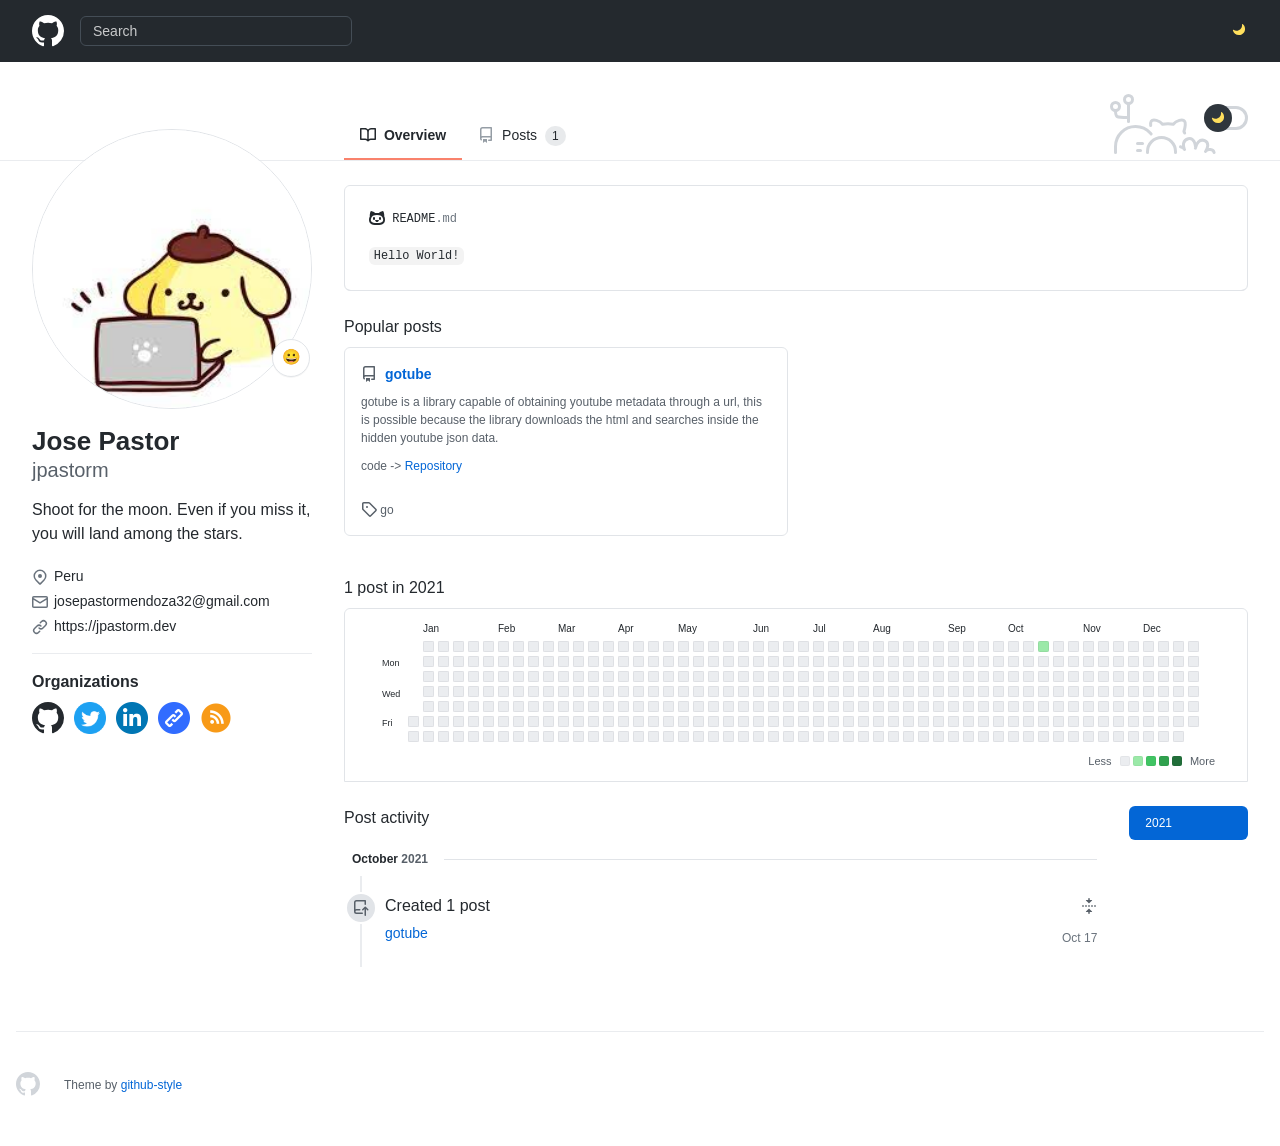
<file: index.html>
<!DOCTYPE html>
<html lang="en-us">
<head>
	<meta name="generator" content="Hugo 0.80.0" />
    <meta charset="utf-8">
    <meta name="viewport" content="width=device-width">
    <script type="application/javascript" src='https://jpastorm.github.io/js/theme-mode.js'></script>
    <link rel="stylesheet" href='https://jpastorm.github.io/css/frameworks.min.css' />
    <link rel="stylesheet" href='https://jpastorm.github.io/css/github.min.css' />
    <link rel="stylesheet" href='https://jpastorm.github.io/css/github-style.css' />
    <link rel="stylesheet" href='https://jpastorm.github.io/css/light.css' />
    <link rel="stylesheet" href='https://jpastorm.github.io/css/dark.css' />
    <link rel="stylesheet" href='https://jpastorm.github.io/css/syntax.css' />
    <title>jpastorm blog</title>
    
    <link rel="icon" type="image/x-icon" href='/images/favicon.ico'>
    
    <meta name="theme-color" content="#1e2327">

    
    <meta name="description"
  content="" />
<meta name="keywords"
  content='blog' />
<meta name="robots" content="noodp" />
<link rel="canonical" href="https://jpastorm.github.io/" />


<meta name="twitter:card" content="summary" />
<meta name="twitter:title" content="jpastorm blog" />
<meta name="twitter:description"
  content="Shoot for the moon. Even if you miss it, you will land among the stars." />
<meta name="twitter:site" content="https://jpastorm.github.io" />
<meta name="twitter:creator" content="" />
<meta name="twitter:image"
  content="https://jpastorm.github.io">


<meta property="og:type" content="website" />
<meta property="og:title" content="jpastorm blog">
<meta property="og:description"
  content="Shoot for the moon. Even if you miss it, you will land among the stars." />
<meta property="og:url" content="https://jpastorm.github.io/" />
<meta property="og:site_name" content="jpastorm blog" />
<meta property="og:image"
  content="https://jpastorm.github.io">
<meta property="og:image:width" content="2048">
<meta property="og:image:height" content="1024">




<link href="/index.xml" rel="alternate" type="application/rss+xml" title="jpastorm blog" />







</head>

<body>
  <div style="position: relative">
  <header class="Header js-details-container Details px-3 px-md-4 px-lg-5 flex-wrap flex-md-nowrap open Details--on">
    <div class="Header-item mobile-none" style="margin-top: -4px; margin-bottom: -4px;">
      <a class="Header-link" href="https://jpastorm.github.io">
        <svg class="octicon" height="32" viewBox="0 0 16 16" version="1.1" width="32">
          <path fill-rule="evenodd"
            d="M8 0C3.58 0 0 3.58 0 8c0 3.54 2.29 6.53 5.47 7.59.4.07.55-.17.55-.38 0-.19-.01-.82-.01-1.49-2.01.37-2.53-.49-2.69-.94-.09-.23-.48-.94-.82-1.13-.28-.15-.68-.52-.01-.53.63-.01 1.08.58 1.23.82.72 1.21 1.87.87 2.33.66.07-.52.28-.87.51-1.07-1.78-.2-3.64-.89-3.64-3.95 0-.87.31-1.59.82-2.15-.08-.2-.36-1.02.08-2.12 0 0 .67-.21 2.2.82.64-.18 1.32-.27 2-.27.68 0 1.36.09 2 .27 1.53-1.04 2.2-.82 2.2-.82.44 1.1.16 1.92.08 2.12.51.56.82 1.27.82 2.15 0 3.07-1.87 3.75-3.65 3.95.29.25.54.73.54 1.48 0 1.07-.01 1.93-.01 2.2 0 .21.15.46.55.38A8.013 8.013 0 0016 8c0-4.42-3.58-8-8-8z">
          </path>
        </svg>
      </a>
    </div>
    <div class="Header-item d-md-none">
      <button class="Header-link btn-link js-details-target" type="button"
        onclick="document.querySelector('#header-search').style.display = document.querySelector('#header-search').style.display == 'none'? 'block': 'none'">
        <svg height="24" class="octicon octicon-three-bars" viewBox="0 0 16 16" version="1.1" width="24">
          <path fill-rule="evenodd"
            d="M1 2.75A.75.75 0 011.75 2h12.5a.75.75 0 110 1.5H1.75A.75.75 0 011 2.75zm0 5A.75.75 0 011.75 7h12.5a.75.75 0 110 1.5H1.75A.75.75 0 011 7.75zM1.75 12a.75.75 0 100 1.5h12.5a.75.75 0 100-1.5H1.75z">
          </path>
        </svg>
      </button>
    </div>
    <div style="display: none;" id="header-search"
      class="Header-item Header-item--full flex-column flex-md-row width-full flex-order-2 flex-md-order-none mr-0 mr-md-3 mt-3 mt-md-0 Details-content--hidden-not-important d-md-flex">
      <div
        class="Header-search header-search flex-auto js-site-search position-relative flex-self-stretch flex-md-self-auto mb-3 mb-md-0 mr-0 mr-md-3 scoped-search site-scoped-search js-jump-to">
        <div class="position-relative">
          <form target="_blank" action="https://www.google.com/search" accept-charset="UTF-8" method="get"
            autocomplete="off">
            <label
              class="Header-search-label form-control input-sm header-search-wrapper p-0 js-chromeless-input-container header-search-wrapper-jump-to position-relative d-flex flex-justify-between flex-items-center">
              <input type="text"
                class="Header-search-input form-control input-sm header-search-input jump-to-field js-jump-to-field js-site-search-focus js-site-search-field is-clearable"
                name="q" value="" placeholder="Search" autocomplete="off">
              <input type="hidden" name="q" value="site:https://jpastorm.github.io">
            </label>
          </form>
        </div>
      </div>
    </div>

    <div class="Header-item Header-item--full flex-justify-center d-md-none position-relative">
      <a class="Header-link " href="https://jpastorm.github.io">
        <svg class="octicon octicon-mark-github v-align-middle" height="32" viewBox="0 0 16 16" version="1.1"
          width="32">
          <path fill-rule="evenodd"
            d="M8 0C3.58 0 0 3.58 0 8c0 3.54 2.29 6.53 5.47 7.59.4.07.55-.17.55-.38 0-.19-.01-.82-.01-1.49-2.01.37-2.53-.49-2.69-.94-.09-.23-.48-.94-.82-1.13-.28-.15-.68-.52-.01-.53.63-.01 1.08.58 1.23.82.72 1.21 1.87.87 2.33.66.07-.52.28-.87.51-1.07-1.78-.2-3.64-.89-3.64-3.95 0-.87.31-1.59.82-2.15-.08-.2-.36-1.02.08-2.12 0 0 .67-.21 2.2.82.64-.18 1.32-.27 2-.27.68 0 1.36.09 2 .27 1.53-1.04 2.2-.82 2.2-.82.44 1.1.16 1.92.08 2.12.51.56.82 1.27.82 2.15 0 3.07-1.87 3.75-3.65 3.95.29.25.54.73.54 1.48 0 1.07-.01 1.93-.01 2.2 0 .21.15.46.55.38A8.013 8.013 0 0016 8c0-4.42-3.58-8-8-8z">
          </path>
        </svg>
      </a>
    </div>
    <div class="Header-item" style="margin-right: 0;">
      <a href="javascript:void(0)" class="Header-link no-select" onclick="switchTheme()">
        <svg style="fill: var(--color-profile-color-modes-toggle-moon);" class="no-select" viewBox="0 0 16 16"
          version="1.1" width="16" height="16">
          <path fill-rule="evenodd" clip-rule="evenodd"
            d="M4.52208 7.71754C7.5782 7.71754 10.0557 5.24006 10.0557 2.18394C10.0557 1.93498 10.0392 1.68986 10.0074 1.44961C9.95801 1.07727 10.3495 0.771159 10.6474 0.99992C12.1153 2.12716 13.0615 3.89999 13.0615 5.89383C13.0615 9.29958 10.3006 12.0605 6.89485 12.0605C3.95334 12.0605 1.49286 10.001 0.876728 7.24527C0.794841 6.87902 1.23668 6.65289 1.55321 6.85451C2.41106 7.40095 3.4296 7.71754 4.52208 7.71754Z">
          </path>
        </svg>
      </a>
    </div>
  </header>
</div>
  
<div class="application-main">
  <main>
    


<div class="mt-4 position-sticky top-0 d-none d-md-block bg-white width-full border-bottom color-border-secondary"
  style="z-index:3;">
  <div class="container-xl px-3 px-md-4 px-lg-5">
    <div class="gutter-condensed gutter-lg flex-column flex-md-row d-flex">
      <div class="flex-shrink-0 col-12 col-md-3 mb-4 mb-md-0">
      </div>
      <div class="flex-shrink-0 col-12 col-md-9 mb-4 mb-md-0">
        <div class="UnderlineNav width-full box-shadow-none hx_UnderlineNav-with-profile-color-modes-banner">
          <nav class="UnderlineNav-body">
            <a class="UnderlineNav-item  selected " href="https://jpastorm.github.io">
              <svg class="octicon octicon-book UnderlineNav-octicon hide-sm" height="16" viewBox="0 0 16 16"
                version="1.1" width="16">
                <path fill-rule="evenodd"
                  d="M0 1.75A.75.75 0 01.75 1h4.253c1.227 0 2.317.59 3 1.501A3.744 3.744 0 0111.006 1h4.245a.75.75 0 01.75.75v10.5a.75.75 0 01-.75.75h-4.507a2.25 2.25 0 00-1.591.659l-.622.621a.75.75 0 01-1.06 0l-.622-.621A2.25 2.25 0 005.258 13H.75a.75.75 0 01-.75-.75V1.75zm8.755 3a2.25 2.25 0 012.25-2.25H14.5v9h-3.757c-.71 0-1.4.201-1.992.572l.004-7.322zm-1.504 7.324l.004-5.073-.002-2.253A2.25 2.25 0 005.003 2.5H1.5v9h3.757a3.75 3.75 0 011.994.574z">
                </path>
              </svg>
              Overview
            </a>
            <a class="UnderlineNav-item " href="https://jpastorm.github.io/post/">
              <svg class="octicon octicon-repo UnderlineNav-octicon hide-sm" height="16" viewBox="0 0 16 16"
                version="1.1" width="16">
                <path fill-rule="evenodd"
                  d="M2 2.5A2.5 2.5 0 014.5 0h8.75a.75.75 0 01.75.75v12.5a.75.75 0 01-.75.75h-2.5a.75.75 0 110-1.5h1.75v-2h-8a1 1 0 00-.714 1.7.75.75 0 01-1.072 1.05A2.495 2.495 0 012 11.5v-9zm10.5-1V9h-8c-.356 0-.694.074-1 .208V2.5a1 1 0 011-1h8zM5 12.25v3.25a.25.25 0 00.4.2l1.45-1.087a.25.25 0 01.3 0L8.6 15.7a.25.25 0 00.4-.2v-3.25a.25.25 0 00-.25-.25h-3.5a.25.25 0 00-.25.25z">
                </path>
              </svg>
              Posts
              <span class="Counter">1</span>
            </a>
          </nav>
          <div class="profile-color-modes js-promo-color-modes-banner-profile isInitialToggle">
            <svg width="106" height="60" viewBox="0 0 106 60" fill="none" stroke-width="3" stroke-linecap="round"
              stroke-linejoin="round" xmlns="http://www.w3.org/2000/svg">
              <g class="profile-color-modes-illu-group profile-color-modes-illu-red">
                <path d="M37.5 58.5V57.5C37.5 49.768 43.768 43.5 51.5 43.5V43.5C59.232 43.5 65.5 49.768 65.5 57.5V58.5">
                </path>
              </g>
              <g class="profile-color-modes-illu-group profile-color-modes-illu-orange">
                <path
                  d="M104.07 58.5C103.401 55.092 97.7635 54.3869 95.5375 57.489C97.4039 54.6411 99.7685 48.8845 94.6889 46.6592C89.4817 44.378 86.1428 50.1604 85.3786 54.1158C85.9519 50.4768 83.7226 43.294 78.219 44.6737C72.7154 46.0534 72.7793 51.3754 74.4992 55.489C74.169 54.7601 72.4917 53.3567 70.5 52.8196">
                </path>
              </g>
              <g class="profile-color-modes-illu-group profile-color-modes-illu-purple">
                <path
                  d="M5.51109 58.5V52.5C5.51109 41.4543 14.4654 32.5 25.5111 32.5C31.4845 32.5 36.8464 35.1188 40.5111 39.2709C40.7212 39.5089 40.9258 39.7521 41.1245 40">
                </path>
                <path d="M27.511 49.5C29.6777 49.5 28.911 49.5 32.511 49.5"></path>
                <path d="M27.511 56.5C29.6776 56.5 26.911 56.5 30.511 56.5"></path>
              </g>
              <g class="profile-color-modes-illu-group profile-color-modes-illu-green">
                <circle cx="5.5" cy="12.5" r="4"></circle>
                <circle cx="18.5" cy="5.5" r="4"></circle>
                <path d="M18.5 9.5L18.5 27.5"></path>
                <path d="M18.5 23.5C6 23.5 5.5 23.6064 5.5 16.5"></path>
              </g>
              <g class="profile-color-modes-illu-group profile-color-modes-illu-blue">
                <g class="profile-color-modes-illu-frame">
                  <path
                    d="M40.6983 31.5C40.5387 29.6246 40.6456 28.0199 41.1762 27.2317C42.9939 24.5312 49.7417 26.6027 52.5428 30.2409C54.2551 29.8552 56.0796 29.6619 57.9731 29.6619C59.8169 29.6619 61.5953 29.8452 63.2682 30.211C66.0833 26.5913 72.799 24.5386 74.6117 27.2317C75.6839 28.8246 75.0259 33.7525 73.9345 37.5094C74.2013 37.9848 74.4422 38.4817 74.6555 39">
                  </path>
                </g>
                <g class="profile-color-modes-illu-frame">
                  <path
                    d="M41.508 31.5C41.6336 31.2259 41.7672 30.9582 41.9085 30.6968C40.7845 26.9182 40.086 21.8512 41.1762 20.2317C42.9939 17.5312 49.7417 19.6027 52.5428 23.2409C54.2551 22.8552 56.0796 22.6619 57.9731 22.6619C59.8169 22.6619 61.5953 22.8452 63.2682 23.211C66.0833 19.5913 72.799 17.5386 74.6117 20.2317C75.6839 21.8246 75.0259 26.7525 73.9345 30.5094C75.1352 32.6488 75.811 35.2229 75.811 38.2283C75.811 38.49 75.8058 38.7472 75.7957 39">
                  </path>
                  <path d="M49.4996 33V35.6757"></path>
                  <path d="M67.3375 33V35.6757"></path>
                </g>
                <g class="profile-color-modes-illu-frame">
                  <path
                    d="M41.508 31.5C41.6336 31.2259 41.7672 30.9582 41.9085 30.6968C40.7845 26.9182 40.086 21.8512 41.1762 20.2317C42.9939 17.5312 49.7417 19.6027 52.5428 23.2409C54.2551 22.8552 56.0796 22.6619 57.9731 22.6619C59.8169 22.6619 61.5953 22.8452 63.2682 23.211C66.0833 19.5913 72.799 17.5386 74.6117 20.2317C75.6839 21.8246 75.0259 26.7525 73.9345 30.5094C75.1352 32.6488 75.811 35.2229 75.811 38.2283C75.811 38.49 75.8058 38.7472 75.7957 39">
                  </path>
                </g>
                <g class="profile-color-modes-illu-frame">
                  <path
                    d="M41.508 31.5C41.6336 31.2259 41.7672 30.9582 41.9085 30.6968C40.7845 26.9182 40.086 21.8512 41.1762 20.2317C42.9939 17.5312 49.7417 19.6027 52.5428 23.2409C54.2551 22.8552 56.0796 22.6619 57.9731 22.6619C59.8169 22.6619 61.5953 22.8452 63.2682 23.211C66.0833 19.5913 72.799 17.5386 74.6117 20.2317C75.6839 21.8246 75.0259 26.7525 73.9345 30.5094C75.1352 32.6488 75.811 35.2229 75.811 38.2283C75.811 38.49 75.8058 38.7472 75.7957 39">
                  </path>
                  <path d="M49.4996 33V35.6757"></path>
                  <path d="M67.3375 33V35.6757"></path>
                </g>
                <g class="profile-color-modes-illu-frame">
                  <path
                    d="M41.508 31.5C41.6336 31.2259 41.7672 30.9582 41.9085 30.6968C40.7845 26.9182 40.086 21.8512 41.1762 20.2317C42.9939 17.5312 49.7417 19.6027 52.5428 23.2409C54.2551 22.8552 56.0796 22.6619 57.9731 22.6619C59.8169 22.6619 61.5953 22.8452 63.2682 23.211C66.0833 19.5913 72.799 17.5386 74.6117 20.2317C75.6839 21.8246 75.0259 26.7525 73.9345 30.5094C75.1352 32.6488 75.811 35.2229 75.811 38.2283C75.811 38.49 75.8058 38.7472 75.7957 39">
                  </path>
                </g>
                <g class="profile-color-modes-illu-frame">
                  <path
                    d="M41.508 31.5C41.6336 31.2259 41.7672 30.9582 41.9085 30.6968C40.7845 26.9182 40.086 21.8512 41.1762 20.2317C42.9939 17.5312 49.7417 19.6027 52.5428 23.2409C54.2551 22.8552 56.0796 22.6619 57.9731 22.6619C59.8169 22.6619 61.5953 22.8452 63.2682 23.211C66.0833 19.5913 72.799 17.5386 74.6117 20.2317C75.6839 21.8246 75.0259 26.7525 73.9345 30.5094C75.1352 32.6488 75.811 35.2229 75.811 38.2283C75.811 38.49 75.8058 38.7472 75.7957 39">
                  </path>
                  <path d="M49.4996 33V35.6757"></path>
                  <path d="M67.3375 33V35.6757"></path>
                </g>
                <g class="profile-color-modes-illu-frame">
                  <path
                    d="M73.4999 40.2236C74.9709 38.2049 75.8108 35.5791 75.8108 32.2283C75.8108 29.2229 75.1351 26.6488 73.9344 24.5094C75.0258 20.7525 75.6838 15.8246 74.6116 14.2317C72.7989 11.5386 66.0832 13.5913 63.2681 17.211C61.5952 16.8452 59.8167 16.6619 57.973 16.6619C56.0795 16.6619 54.2549 16.8552 52.5427 17.2409C49.7416 13.6027 42.9938 11.5312 41.176 14.2317C40.0859 15.8512 40.7843 20.9182 41.9084 24.6968C41.003 26.3716 40.4146 28.3065 40.2129 30.5">
                  </path>
                  <path d="M82.9458 30.5471L76.8413 31.657"></path>
                  <path d="M76.2867 34.4319L81.8362 37.7616"></path>
                  <path d="M49.4995 27.8242V30.4999"></path>
                  <path d="M67.3374 27.8242V30.4998"></path>
                </g>
                <g class="profile-color-modes-illu-frame">
                  <path
                    d="M45.3697 34.2658C41.8877 32.1376 39.7113 28.6222 39.7113 23.2283C39.7113 20.3101 40.3483 17.7986 41.4845 15.6968C40.3605 11.9182 39.662 6.85125 40.7522 5.23168C42.5699 2.53117 49.3177 4.6027 52.1188 8.24095C53.831 7.85521 55.6556 7.66186 57.5491 7.66186C59.3929 7.66186 61.1713 7.84519 62.8442 8.21095C65.6593 4.59134 72.375 2.5386 74.1877 5.23168C75.2599 6.82461 74.6019 11.7525 73.5105 15.5094C74.7112 17.6488 75.3869 20.2229 75.3869 23.2283C75.3869 28.6222 73.2105 32.1376 69.7285 34.2658C70.8603 35.5363 72.6057 38.3556 73.3076 40">
                  </path>
                  <path d="M49.0747 19.8242V22.4999"></path>
                  <path
                    d="M54.0991 28C54.6651 29.0893 55.7863 30.0812 57.9929 30.0812C59.0642 30.0812 59.8797 29.8461 60.5 29.4788">
                  </path>
                  <path d="M66.9126 19.8242V22.4999"></path>
                  <path d="M33.2533 20.0237L39.0723 22.1767"></path>
                  <path d="M39.1369 25.0058L33.0935 27.3212"></path>
                  <path d="M81.8442 19.022L76.0252 21.1751"></path>
                  <path d="M75.961 24.0041L82.0045 26.3196"></path>
                </g>
                <g class="profile-color-modes-illu-frame">
                  <path
                    d="M73.4999 40.2236C74.9709 38.2049 75.8108 35.5791 75.8108 32.2283C75.8108 29.2229 75.1351 26.6488 73.9344 24.5094C75.0258 20.7525 75.6838 15.8246 74.6116 14.2317C72.7989 11.5386 66.0832 13.5913 63.2681 17.211C61.5952 16.8452 59.8167 16.6619 57.973 16.6619C56.0795 16.6619 54.2549 16.8552 52.5427 17.2409C49.7416 13.6027 42.9938 11.5312 41.176 14.2317C40.0859 15.8512 40.7843 20.9182 41.9084 24.6968C41.003 26.3716 40.4146 28.3065 40.2129 30.5">
                  </path>
                  <path d="M82.9458 30.5471L76.8413 31.657"></path>
                  <path d="M76.2867 34.4319L81.8362 37.7616"></path>
                  <path d="M49.4995 27.8242V30.4999"></path>
                  <path d="M67.3374 27.8242V30.4998"></path>
                </g>
                <g class="profile-color-modes-illu-frame">
                  <path
                    d="M40.6983 31.5C40.5387 29.6246 40.6456 28.0199 41.1762 27.2317C42.9939 24.5312 49.7417 26.6027 52.5428 30.2409C54.2551 29.8552 56.0796 29.6619 57.9731 29.6619C59.8169 29.6619 61.5953 29.8452 63.2682 30.211C66.0833 26.5913 72.799 24.5386 74.6117 27.2317C75.6839 28.8246 75.0259 33.7525 73.9345 37.5094C74.2013 37.9848 74.4422 38.4817 74.6555 39">
                  </path>
                </g>
              </g>
            </svg>
            <span class="profile-color-modes-toggle js-promo-color-modes-toggle no-select" tabindex="0"
              onclick="switchTheme()">
              <div class="profile-color-modes-toggle-track no-select"></div>
              <div class="profile-color-modes-toggle-thumb js-promo-color-modes-thumb">
                <svg style="fill: var(--color-profile-color-modes-toggle-moon); margin: 7px 0 0 7px;" width="14"
                  height="13" viewBox="0 0 14 13" xmlns="http://www.w3.org/2000/svg">
                  <path fill-rule="evenodd" clip-rule="evenodd"
                    d="M4.52208 7.71754C7.5782 7.71754 10.0557 5.24006 10.0557 2.18394C10.0557 1.93498 10.0392 1.68986 10.0074 1.44961C9.95801 1.07727 10.3495 0.771159 10.6474 0.99992C12.1153 2.12716 13.0615 3.89999 13.0615 5.89383C13.0615 9.29958 10.3006 12.0605 6.89485 12.0605C3.95334 12.0605 1.49286 10.001 0.876728 7.24527C0.794841 6.87902 1.23668 6.65289 1.55321 6.85451C2.41106 7.40095 3.4296 7.71754 4.52208 7.71754Z">
                  </path>
                </svg>
              </div>
            </span>
          </div>
        </div>
      </div>
    </div>
  </div>
</div>

<div class="container-xl px-3 px-md-4 px-lg-5">
  <div class="gutter-condensed gutter-lg flex-column flex-md-row d-flex">
    <div class="flex-shrink-0 col-12 col-md-3 mb-4 mb-md-0">
      <div class="h-card mt-md-n5" style="margin-top:24px">
        <div class="user-profile-sticky-bar js-user-profile-sticky-bar d-none d-md-block" id="headerStuck">
          <div class="user-profile-mini-vcard d-table">
            <span class="user-profile-mini-avatar d-table-cell v-align-middle lh-condensed-ultra pr-2">
              
              <img class="rounded-1 avatar-user" height="32" width="32" src="https://jpastorm.github.io/images/avatar.png">
              
            </span>
            <span class="d-table-cell v-align-middle lh-condensed">
              <strong>Jose Pastor</strong>
            </span>
          </div>
        </div>
        <div class="clearfix d-flex d-md-block flex-items-center mb-4 mb-md-0">
          <div class="position-relative d-inline-block col-2 col-md-12 mr-3 mr-md-0 flex-shrink-0" style="z-index:4;">
            
            <a href="https://jpastorm.github.io/images/avatar.png">
              <img style="height:auto;" alt="Avatar" width="260" height="260" id="headerImg"
                class="avatar avatar-user width-full border bg-white" src="https://jpastorm.github.io/images/avatar.png">
            </a>
            
            
            <div class="user-status-container position-relative hide-sm hide-md">
              <div class="f5 user-status-circle-badge-container">
                <div class="user-status-circle-badge d-inline-block lh-condensed-ultra p-2">
                  <div class="d-flex flex-items-center flex-items-stretch">
                    <div class="f6 lh-condensed user-status-header d-inline-flex user-status-emoji-only-header circle">
                      <div class="user-status-emoji-container flex-shrink-0 mr-2 d-flex flex-items-center flex-justify-center ">
                        <div><g-emoji class="g-emoji">😀</g-emoji></div>
                      </div>
                    </div>
                  </div>
                </div>
              </div>
            </div>
            
          </div>

          <div
            class="vcard-names-container float-left col-10 col-md-12 pt-1 pt-md-3 pb-1 pb-md-3 js-sticky js-user-profile-sticky-fields"
            data-original-top="0px" style="position: sticky;">
            <h1 class="vcard-names pl-2 pl-md-0">
              <span class="p-name vcard-fullname d-block overflow-hidden">Jose Pastor</span>
              
              <span class="p-nickname vcard-username d-block">jpastorm</span>
              
            </h1>
          </div>
        </div>

        <div class="p-note user-profile-bio mb-3 js-user-profile-bio f4">
          <div>Shoot for the moon. Even if you miss it, you will land among the stars.</div>
        </div>

        <div class="d-flex flex-column">
          <div class="js-profile-editable-area d-flex flex-column d-md-block">
            <ul class="vcard-details">
              
              <li class="vcard-detail pt-1 css-truncate css-truncate-target hide-sm hide-md">
                <svg class="octicon octicon-location" viewBox="0 0 16 16" version="1.1" width="16" height="16">
                  <path fill-rule="evenodd"
                    d="M11.536 3.464a5 5 0 010 7.072L8 14.07l-3.536-3.535a5 5 0 117.072-7.072v.001zm1.06 8.132a6.5 6.5 0 10-9.192 0l3.535 3.536a1.5 1.5 0 002.122 0l3.535-3.536zM8 9a2 2 0 100-4 2 2 0 000 4z">
                  </path>
                </svg>
                <span class="p-label">Peru</span>
              </li>
              

              
              <li class="vcard-detail pt-1 css-truncate css-truncate-target ">
                <svg class="octicon octicon-mail" viewBox="0 0 16 16" version="1.1" width="16" height="16">
                  <path fill-rule="evenodd"
                    d="M1.75 2A1.75 1.75 0 000 3.75v.736a.75.75 0 000 .027v7.737C0 13.216.784 14 1.75 14h12.5A1.75 1.75 0 0016 12.25v-8.5A1.75 1.75 0 0014.25 2H1.75zM14.5 4.07v-.32a.25.25 0 00-.25-.25H1.75a.25.25 0 00-.25.25v.32L8 7.88l6.5-3.81zm-13 1.74v6.441c0 .138.112.25.25.25h12.5a.25.25 0 00.25-.25V5.809L8.38 9.397a.75.75 0 01-.76 0L1.5 5.809z">
                  </path>
                </svg>
                <a class="u-email link-gray-dark " href="mailto:josepastormendoza32@gmail.com">josepastormendoza32@gmail.com</a>
              </li>
              

              <li class="vcard-detail pt-1 css-truncate css-truncate-target ">
                <svg class="octicon octicon-link" viewBox="0 0 16 16" version="1.1" width="16" height="16">
                  <path fill-rule="evenodd"
                    d="M7.775 3.275a.75.75 0 001.06 1.06l1.25-1.25a2 2 0 112.83 2.83l-2.5 2.5a2 2 0 01-2.83 0 .75.75 0 00-1.06 1.06 3.5 3.5 0 004.95 0l2.5-2.5a3.5 3.5 0 00-4.95-4.95l-1.25 1.25zm-4.69 9.64a2 2 0 010-2.83l2.5-2.5a2 2 0 012.83 0 .75.75 0 001.06-1.06 3.5 3.5 0 00-4.95 0l-2.5 2.5a3.5 3.5 0 004.95 4.95l1.25-1.25a.75.75 0 00-1.06-1.06l-1.25 1.25a2 2 0 01-2.83 0z">
                  </path>
                </svg>
                
                <a rel="nofollow me" class="link-gray-dark" href="https://jpastorm.dev">https://jpastorm.dev</a>
                
              </li>
            </ul>
          </div>
        </div>

        <div class="border-top color-border-secondary pt-3 mt-3 clearfix hide-sm hide-md">
          <h2 class="mb-2 h4">Organizations</h2>
          <div style="display:flex;justify-content:flex-start;flex-wrap:wrap;margin-bottom:3px;">
          
          <a style="margin: 0 10px 10px 0;" href="https://github.com/jpastorm">
            <svg id="github-icon" viewBox="0 0 16 16" version="1.1" width="32" height="32" fill="#24292e">
              <path fill-rule="evenodd" d="M8 0C3.58 0 0 3.58 0 8c0 3.54 2.29 6.53 5.47 7.59.4.07.55-.17.55-.38 0-.19-.01-.82-.01-1.49-2.01.37-2.53-.49-2.69-.94-.09-.23-.48-.94-.82-1.13-.28-.15-.68-.52-.01-.53.63-.01 1.08.58 1.23.82.72 1.21 1.87.87 2.33.66.07-.52.28-.87.51-1.07-1.78-.2-3.64-.89-3.64-3.95 0-.87.31-1.59.82-2.15-.08-.2-.36-1.02.08-2.12 0 0 .67-.21 2.2.82.64-.18 1.32-.27 2-.27.68 0 1.36.09 2 .27 1.53-1.04 2.2-.82 2.2-.82.44 1.1.16 1.92.08 2.12.51.56.82 1.27.82 2.15 0 3.07-1.87 3.75-3.65 3.95.29.25.54.73.54 1.48 0 1.07-.01 1.93-.01 2.2 0 .21.15.46.55.38A8.013 8.013 0 0016 8c0-4.42-3.58-8-8-8z">
              </path>
            </svg>
          </a>
          

          
          <a style="margin: 0 10px 10px 0;" href="https://twitter.com/jpastormdev">
            <img alt="@twitter" width="32" height="32" src="https://jpastorm.github.io/images/twitter.png" class="avatar">
          </a>
          

          

          
          <a style="margin: 0 10px 10px 0;" href="https://linkedin.com/in/jpastorm">
            <img alt="@linkedin" width="32" height="32" src="https://jpastorm.github.io/images/linkedin.png" class="avatar">
          </a>
          

          

          

          

          
          
          
          <a style="margin: 0 10px 10px 0;" href="https://github.com/jpastorm">
            <img alt="@Link" width="32" height="32" src='https://jpastorm.github.io/images/link.png' class="avatar">
          </a>
          
          
          

          
          <a style="margin: 0 10px 10px 0;" href="https://jpastorm.github.io/index.xml">
            <img alt="@rss" width="32" height="32" src="https://jpastorm.github.io/images/rss.png" class="avatar">
          </a>
          
         </div>
        </div>
      </div>
    </div>

    <div class="flex-shrink-0 col-12 col-md-9 mb-4 mb-md-0">
      

<div class="UnderlineNav user-profile-nav d-block d-md-none position-sticky top-0 pl-3 ml-n3 mr-n3 pr-3 bg-white"
  style="z-index:3;">
  <nav class="UnderlineNav-body">
    <a class="UnderlineNav-item  selected " href="https://jpastorm.github.io">
      <svg class="octicon octicon-book UnderlineNav-octicon hide-sm" height="16" viewBox="0 0 16 16" version="1.1"
        width="16">
        <path fill-rule="evenodd"
          d="M0 1.75A.75.75 0 01.75 1h4.253c1.227 0 2.317.59 3 1.501A3.744 3.744 0 0111.006 1h4.245a.75.75 0 01.75.75v10.5a.75.75 0 01-.75.75h-4.507a2.25 2.25 0 00-1.591.659l-.622.621a.75.75 0 01-1.06 0l-.622-.621A2.25 2.25 0 005.258 13H.75a.75.75 0 01-.75-.75V1.75zm8.755 3a2.25 2.25 0 012.25-2.25H14.5v9h-3.757c-.71 0-1.4.201-1.992.572l.004-7.322zm-1.504 7.324l.004-5.073-.002-2.253A2.25 2.25 0 005.003 2.5H1.5v9h3.757a3.75 3.75 0 011.994.574z">
        </path>
      </svg>
      Overview
    </a>
    <a class='UnderlineNav-item  '
      href="https://jpastorm.github.io/post/">
      <svg class="octicon octicon-repo UnderlineNav-octicon hide-sm" height="16" viewBox="0 0 16 16" version="1.1"
        width="16">
        <path fill-rule="evenodd"
          d="M2 2.5A2.5 2.5 0 014.5 0h8.75a.75.75 0 01.75.75v12.5a.75.75 0 01-.75.75h-2.5a.75.75 0 110-1.5h1.75v-2h-8a1 1 0 00-.714 1.7.75.75 0 01-1.072 1.05A2.495 2.495 0 012 11.5v-9zm10.5-1V9h-8c-.356 0-.694.074-1 .208V2.5a1 1 0 011-1h8zM5 12.25v3.25a.25.25 0 00.4.2l1.45-1.087a.25.25 0 01.3 0L8.6 15.7a.25.25 0 00.4-.2v-3.25a.25.25 0 00-.25-.25h-3.5a.25.25 0 00-.25.25z">
        </path>
      </svg>
      Posts
      <span class="Counter ">1</span>
    </a>
  </nav>
</div>

      
      








<div>
  <div class="position-relative">
    
    <div class="Box mt-4">
      <div class="Box-body p-4">
        <div class="d-flex flex-justify-between">
          <div class="text-mono text-small mb-3">
            <svg class="octicon octicon-octoface" viewBox="0 0 16 16" version="1.1" width="16" height="16">
              <path fill-rule="evenodd"
                d="M1.326 1.973a1.2 1.2 0 011.49-.832c.387.112.977.307 1.575.602.586.291 1.243.71 1.7 1.296.022.027.042.056.061.084A13.22 13.22 0 018 3c.67 0 1.289.037 1.861.108l.051-.07c.457-.586 1.114-1.004 1.7-1.295a9.654 9.654 0 011.576-.602 1.2 1.2 0 011.49.832c.14.493.356 1.347.479 2.29.079.604.123 1.28.07 1.936.541.977.773 2.11.773 3.301C16 13 14.5 15 8 15s-8-2-8-5.5c0-1.034.238-2.128.795-3.117-.08-.712-.034-1.46.052-2.12.122-.943.34-1.797.479-2.29zM8 13.065c6 0 6.5-2 6-4.27C13.363 5.905 11.25 5 8 5s-5.363.904-6 3.796c-.5 2.27 0 4.27 6 4.27z">
              </path>
              <path
                d="M4 8a1 1 0 012 0v1a1 1 0 01-2 0V8zm2.078 2.492c-.083-.264.146-.492.422-.492h3c.276 0 .505.228.422.492C9.67 11.304 8.834 12 8 12c-.834 0-1.669-.696-1.922-1.508zM10 8a1 1 0 112 0v1a1 1 0 11-2 0V8z">
              </path>
            </svg>
            README<span class="text-gray-light">.md</span>
          </div>
        </div>
        <article class="markdown-body entry-content container-lg f5"><p><code>Hello World!</code></p>
</article>
      </div>
    </div>
    
    <div class="mt-4">
      <div class="js-pinned-items-reorder-container">
        <h2 class="f4 mb-2 text-normal">
          Popular posts
        </h2>
        <ol class="d-flex flex-wrap list-style-none gutter-condensed mb-4 js-pinned-items-reorder-list">
          
          <li class="col-12 col-md-6 col-lg-6 mb-3 d-flex flex-content-stretch">
            <div
              class="Box pinned-item-list-item d-flex p-3 width-full js-pinned-item-list-item public source reorderable sortable-button-item">
              <div class="pinned-item-list-item-content">
                <div class="d-flex width-full flex-items-center position-relative">
                  <svg class="octicon octicon-repo mr-2 text-gray flex-shrink-0" viewBox="0 0 16 16" version="1.1"
                    width="16" height="16">
                    <path fill-rule="evenodd"
                      d="M2 2.5A2.5 2.5 0 014.5 0h8.75a.75.75 0 01.75.75v12.5a.75.75 0 01-.75.75h-2.5a.75.75 0 110-1.5h1.75v-2h-8a1 1 0 00-.714 1.7.75.75 0 01-1.072 1.05A2.495 2.495 0 012 11.5v-9zm10.5-1V9h-8c-.356 0-.694.074-1 .208V2.5a1 1 0 011-1h8zM5 12.25v3.25a.25.25 0 00.4.2l1.45-1.087a.25.25 0 01.3 0L8.6 15.7a.25.25 0 00.4-.2v-3.25a.25.25 0 00-.25-.25h-3.5a.25.25 0 00-.25.25z">
                    </path>
                  </svg>
                  <a class="text-bold flex-auto min-width-0" href="https://jpastorm.github.io/post/gotube/">
                    <span class="repo" title="gotube">gotube</span>
                  </a>
                </div>


                <div name="summary" class="pinned-item-desc text-gray text-small d-block mt-2 mb-3">
                  <p>gotube is a library capable of obtaining youtube metadata through a url, this is possible because the library downloads the html and searches inside the hidden youtube json data.</p>
<p>code -&gt; <a href="https://github.com/jpastorm/gotube">Repository</a></p>
                </div>

                <p class="mb-0 f6 text-gray">
                  
                  
                  <a href="/tags/go" class="pinned-item-meta muted-link ">
                    <svg class="octicon octicon-tag" viewBox="0 0 16 16" version="1.1" width="16" height="16">
                      <path fill-rule="evenodd"
                        d="M2.5 7.775V2.75a.25.25 0 01.25-.25h5.025a.25.25 0 01.177.073l6.25 6.25a.25.25 0 010 .354l-5.025 5.025a.25.25 0 01-.354 0l-6.25-6.25a.25.25 0 01-.073-.177zm-1.5 0V2.75C1 1.784 1.784 1 2.75 1h5.025c.464 0 .91.184 1.238.513l6.25 6.25a1.75 1.75 0 010 2.474l-5.026 5.026a1.75 1.75 0 01-2.474 0l-6.25-6.25A1.75 1.75 0 011 7.775zM6 5a1 1 0 100 2 1 1 0 000-2z">
                      </path>
                    </svg>
                    go
                  </a>
                  
                  
                </p>
              </div>
            </div>
          </li>
          
        </ol>
      </div>
    </div>

    
    <div class="mt-4 position-relative" id="contributions" data='[
{
  "title": "gotube",
  "link": "https://jpastorm.github.io/post/gotube/",
  "publishDate": "2021-10-17%2011:26:14"
}
]'>
      <div class="js-yearly-contributions">
        <div class="position-relative">
          <h2 class="f4 text-normal mb-2" id="posts-count"></h2>
          <div class="border py-2 graph-before-activity-overview">
            <div
              class="js-calendar-graph mx-md-2 mx-3 d-flex flex-column flex-items-end flex-xl-items-center overflow-hidden pt-1 is-graph-loading graph-canvas calendar-graph height-full text-center">
              <svg width="828" height="128" class="js-calendar-graph-svg">
                <g transform="translate(10, 20)" id="graph-svg">
                </g>
              </svg>
            </div>
            <div class="contrib-footer clearfix mt-1 mx-3 px-3 pb-1">
              <div class="float-left text-gray">
              </div>
              <div class="contrib-legend text-gray">
                Less
                <ul class="legend">
                  <li style="background-color: var(--color-calendar-graph-day-bg)"></li>
                  <li style="background-color: var(--color-calendar-graph-day-L1-bg)"></li>
                  <li style="background-color: var(--color-calendar-graph-day-L2-bg)"></li>
                  <li style="background-color: var(--color-calendar-graph-day-L3-bg)"></li>
                  <li style="background-color: var(--color-calendar-graph-day-L4-bg)"></li>
                </ul>
                More
              </div>
            </div>
          </div>
        </div>
      </div>

      <div class="activity-listing contribution-activity">
        <div class="d-none d-lg-block">
          <div class="js-profile-timeline-year-list bg-white float-right col-2 pl-5 is-placeholder"
            style="visibility: hidden; display: none; height: 210px;"></div>
          <div style="top: 74px; position: static;"
            class="js-profile-timeline-year-list bg-white js-sticky float-right col-2 pl-5">
            <ul class="filter-list small" id="year-list">
            </ul>
          </div>
        </div>

        <h2 class="f4 text-normal mt-4 mb-3">
          Post activity
        </h2>

        <div id="posts-activity">
        </div>
      </div>

    </div>

    <div id="pinned-items-modal-wrapper"></div>

  </div>
</div>


<div id="svg-tip" class="svg-tip svg-tip-one-line" style="pointer-events: none; display: none;">
</div>

      
    </div>
  </div>
</div>
<script>
window.onscroll = function (e) {
  const headerImg = document.querySelector('#headerImg');
  if (headerImg.getBoundingClientRect().bottom <= 0) {
    document.querySelector('#headerStuck').classList.add('is-stuck');
  } else {
    document.querySelector('#headerStuck').classList.remove('is-stuck');
  }
};
var style = localStorage.getItem('data-color-mode');
iconElement = document.getElementById('github-icon');
if (style == 'light') {
  iconElement.setAttribute('fill', '#24292e');
}
else {
  iconElement.removeAttribute('fill');
  iconElement.setAttribute('class', 'octicon');
  iconElement.setAttribute('color', '#f0f6fc');
}
</script>


    
  </main>
</div>

  <div class="footer container-xl width-full p-responsive">
  <div
    class="position-relative d-flex flex-row-reverse flex-lg-row flex-wrap flex-lg-nowrap flex-justify-center flex-lg-justify-between flex-sm-items-center pt-6 pb-2 mt-6 f6 text-gray border-top border-gray-light ">
    <a aria-label="Homepage" title="GitHub" class="footer-octicon d-none d-lg-block mr-lg-4" href="https://jpastorm.github.io">
      <svg height="24" class="octicon octicon-mark-github" viewBox="0 0 16 16" version="1.1" width="24">
        <path fill-rule="evenodd"
          d="M8 0C3.58 0 0 3.58 0 8c0 3.54 2.29 6.53 5.47 7.59.4.07.55-.17.55-.38 0-.19-.01-.82-.01-1.49-2.01.37-2.53-.49-2.69-.94-.09-.23-.48-.94-.82-1.13-.28-.15-.68-.52-.01-.53.63-.01 1.08.58 1.23.82.72 1.21 1.87.87 2.33.66.07-.52.28-.87.51-1.07-1.78-.2-3.64-.89-3.64-3.95 0-.87.31-1.59.82-2.15-.08-.2-.36-1.02.08-2.12 0 0 .67-.21 2.2.82.64-.18 1.32-.27 2-.27.68 0 1.36.09 2 .27 1.53-1.04 2.2-.82 2.2-.82.44 1.1.16 1.92.08 2.12.51.56.82 1.27.82 2.15 0 3.07-1.87 3.75-3.65 3.95.29.25.54.73.54 1.48 0 1.07-.01 1.93-.01 2.2 0 .21.15.46.55.38A8.013 8.013 0 0016 8c0-4.42-3.58-8-8-8z">
        </path>
      </svg>
    </a>
    <ul class="list-style-none d-flex flex-wrap col-12 flex-justify-center flex-lg-justify-between mb-2 mb-lg-0">
      
      <li class="mr-3 mr-lg-0">Theme by <a href='https://github.com/MeiK2333/github-style'>github-style</a></li>
      
    </ul>
  </div>
  <div class="d-flex flex-justify-center pb-6">
    <span class="f6 text-gray-light"></span>
  </div>


</div>
</body>

<script type="application/javascript" src="https://jpastorm.github.io/js/github-style.js"></script>



</html>
</file>
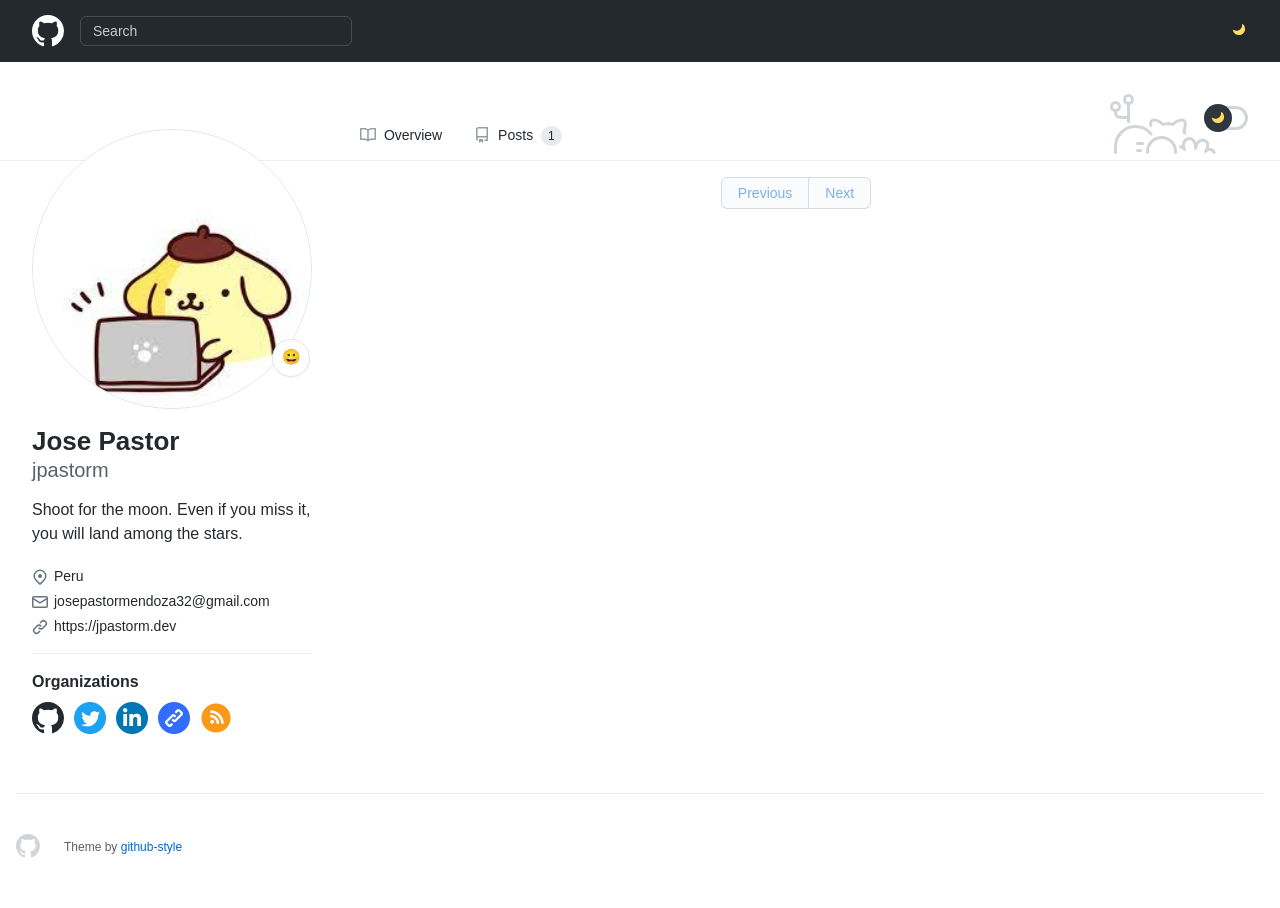
<file: categories/index.html>
<!DOCTYPE html>
<html lang="en-us">
<head>
    <meta charset="utf-8">
    <meta name="viewport" content="width=device-width">
    <script type="application/javascript" src='https://jpastorm.github.io/js/theme-mode.js'></script>
    <link rel="stylesheet" href='https://jpastorm.github.io/css/frameworks.min.css' />
    <link rel="stylesheet" href='https://jpastorm.github.io/css/github.min.css' />
    <link rel="stylesheet" href='https://jpastorm.github.io/css/github-style.css' />
    <link rel="stylesheet" href='https://jpastorm.github.io/css/light.css' />
    <link rel="stylesheet" href='https://jpastorm.github.io/css/dark.css' />
    <link rel="stylesheet" href='https://jpastorm.github.io/css/syntax.css' />
    <title>Categories - jpastorm blog</title>
    
    <link rel="icon" type="image/x-icon" href='/images/favicon.ico'>
    
    <meta name="theme-color" content="#1e2327">

    
    <meta name="description"
  content="" />
<meta name="keywords"
  content='blog' />
<meta name="robots" content="noodp" />
<link rel="canonical" href="https://jpastorm.github.io/categories/" />


<meta name="twitter:card" content="summary" />
<meta name="twitter:title" content="Categories - jpastorm blog" />
<meta name="twitter:description"
  content="" />
<meta name="twitter:site" content="https://jpastorm.github.io" />
<meta name="twitter:creator" content="" />
<meta name="twitter:image"
  content="https://jpastorm.github.io">


<meta property="og:type" content="website" />
<meta property="og:title" content="Categories - jpastorm blog">
<meta property="og:description"
  content="" />
<meta property="og:url" content="https://jpastorm.github.io/categories/" />
<meta property="og:site_name" content="Categories" />
<meta property="og:image"
  content="https://jpastorm.github.io">
<meta property="og:image:width" content="2048">
<meta property="og:image:height" content="1024">




<link href="/categories/index.xml" rel="alternate" type="application/rss+xml" title="jpastorm blog" />







</head>

<body>
  <div style="position: relative">
  <header class="Header js-details-container Details px-3 px-md-4 px-lg-5 flex-wrap flex-md-nowrap open Details--on">
    <div class="Header-item mobile-none" style="margin-top: -4px; margin-bottom: -4px;">
      <a class="Header-link" href="https://jpastorm.github.io">
        <svg class="octicon" height="32" viewBox="0 0 16 16" version="1.1" width="32">
          <path fill-rule="evenodd"
            d="M8 0C3.58 0 0 3.58 0 8c0 3.54 2.29 6.53 5.47 7.59.4.07.55-.17.55-.38 0-.19-.01-.82-.01-1.49-2.01.37-2.53-.49-2.69-.94-.09-.23-.48-.94-.82-1.13-.28-.15-.68-.52-.01-.53.63-.01 1.08.58 1.23.82.72 1.21 1.87.87 2.33.66.07-.52.28-.87.51-1.07-1.78-.2-3.64-.89-3.64-3.95 0-.87.31-1.59.82-2.15-.08-.2-.36-1.02.08-2.12 0 0 .67-.21 2.2.82.64-.18 1.32-.27 2-.27.68 0 1.36.09 2 .27 1.53-1.04 2.2-.82 2.2-.82.44 1.1.16 1.92.08 2.12.51.56.82 1.27.82 2.15 0 3.07-1.87 3.75-3.65 3.95.29.25.54.73.54 1.48 0 1.07-.01 1.93-.01 2.2 0 .21.15.46.55.38A8.013 8.013 0 0016 8c0-4.42-3.58-8-8-8z">
          </path>
        </svg>
      </a>
    </div>
    <div class="Header-item d-md-none">
      <button class="Header-link btn-link js-details-target" type="button"
        onclick="document.querySelector('#header-search').style.display = document.querySelector('#header-search').style.display == 'none'? 'block': 'none'">
        <svg height="24" class="octicon octicon-three-bars" viewBox="0 0 16 16" version="1.1" width="24">
          <path fill-rule="evenodd"
            d="M1 2.75A.75.75 0 011.75 2h12.5a.75.75 0 110 1.5H1.75A.75.75 0 011 2.75zm0 5A.75.75 0 011.75 7h12.5a.75.75 0 110 1.5H1.75A.75.75 0 011 7.75zM1.75 12a.75.75 0 100 1.5h12.5a.75.75 0 100-1.5H1.75z">
          </path>
        </svg>
      </button>
    </div>
    <div style="display: none;" id="header-search"
      class="Header-item Header-item--full flex-column flex-md-row width-full flex-order-2 flex-md-order-none mr-0 mr-md-3 mt-3 mt-md-0 Details-content--hidden-not-important d-md-flex">
      <div
        class="Header-search header-search flex-auto js-site-search position-relative flex-self-stretch flex-md-self-auto mb-3 mb-md-0 mr-0 mr-md-3 scoped-search site-scoped-search js-jump-to">
        <div class="position-relative">
          <form target="_blank" action="https://www.google.com/search" accept-charset="UTF-8" method="get"
            autocomplete="off">
            <label
              class="Header-search-label form-control input-sm header-search-wrapper p-0 js-chromeless-input-container header-search-wrapper-jump-to position-relative d-flex flex-justify-between flex-items-center">
              <input type="text"
                class="Header-search-input form-control input-sm header-search-input jump-to-field js-jump-to-field js-site-search-focus js-site-search-field is-clearable"
                name="q" value="" placeholder="Search" autocomplete="off">
              <input type="hidden" name="q" value="site:https://jpastorm.github.io">
            </label>
          </form>
        </div>
      </div>
    </div>

    <div class="Header-item Header-item--full flex-justify-center d-md-none position-relative">
      <a class="Header-link " href="https://jpastorm.github.io">
        <svg class="octicon octicon-mark-github v-align-middle" height="32" viewBox="0 0 16 16" version="1.1"
          width="32">
          <path fill-rule="evenodd"
            d="M8 0C3.58 0 0 3.58 0 8c0 3.54 2.29 6.53 5.47 7.59.4.07.55-.17.55-.38 0-.19-.01-.82-.01-1.49-2.01.37-2.53-.49-2.69-.94-.09-.23-.48-.94-.82-1.13-.28-.15-.68-.52-.01-.53.63-.01 1.08.58 1.23.82.72 1.21 1.87.87 2.33.66.07-.52.28-.87.51-1.07-1.78-.2-3.64-.89-3.64-3.95 0-.87.31-1.59.82-2.15-.08-.2-.36-1.02.08-2.12 0 0 .67-.21 2.2.82.64-.18 1.32-.27 2-.27.68 0 1.36.09 2 .27 1.53-1.04 2.2-.82 2.2-.82.44 1.1.16 1.92.08 2.12.51.56.82 1.27.82 2.15 0 3.07-1.87 3.75-3.65 3.95.29.25.54.73.54 1.48 0 1.07-.01 1.93-.01 2.2 0 .21.15.46.55.38A8.013 8.013 0 0016 8c0-4.42-3.58-8-8-8z">
          </path>
        </svg>
      </a>
    </div>
    <div class="Header-item" style="margin-right: 0;">
      <a href="javascript:void(0)" class="Header-link no-select" onclick="switchTheme()">
        <svg style="fill: var(--color-profile-color-modes-toggle-moon);" class="no-select" viewBox="0 0 16 16"
          version="1.1" width="16" height="16">
          <path fill-rule="evenodd" clip-rule="evenodd"
            d="M4.52208 7.71754C7.5782 7.71754 10.0557 5.24006 10.0557 2.18394C10.0557 1.93498 10.0392 1.68986 10.0074 1.44961C9.95801 1.07727 10.3495 0.771159 10.6474 0.99992C12.1153 2.12716 13.0615 3.89999 13.0615 5.89383C13.0615 9.29958 10.3006 12.0605 6.89485 12.0605C3.95334 12.0605 1.49286 10.001 0.876728 7.24527C0.794841 6.87902 1.23668 6.65289 1.55321 6.85451C2.41106 7.40095 3.4296 7.71754 4.52208 7.71754Z">
          </path>
        </svg>
      </a>
    </div>
  </header>
</div>
  
<div class="application-main">
  <main>
    


<div class="mt-4 position-sticky top-0 d-none d-md-block bg-white width-full border-bottom color-border-secondary"
  style="z-index:3;">
  <div class="container-xl px-3 px-md-4 px-lg-5">
    <div class="gutter-condensed gutter-lg flex-column flex-md-row d-flex">
      <div class="flex-shrink-0 col-12 col-md-3 mb-4 mb-md-0">
      </div>
      <div class="flex-shrink-0 col-12 col-md-9 mb-4 mb-md-0">
        <div class="UnderlineNav width-full box-shadow-none hx_UnderlineNav-with-profile-color-modes-banner">
          <nav class="UnderlineNav-body">
            <a class="UnderlineNav-item " href="https://jpastorm.github.io">
              <svg class="octicon octicon-book UnderlineNav-octicon hide-sm" height="16" viewBox="0 0 16 16"
                version="1.1" width="16">
                <path fill-rule="evenodd"
                  d="M0 1.75A.75.75 0 01.75 1h4.253c1.227 0 2.317.59 3 1.501A3.744 3.744 0 0111.006 1h4.245a.75.75 0 01.75.75v10.5a.75.75 0 01-.75.75h-4.507a2.25 2.25 0 00-1.591.659l-.622.621a.75.75 0 01-1.06 0l-.622-.621A2.25 2.25 0 005.258 13H.75a.75.75 0 01-.75-.75V1.75zm8.755 3a2.25 2.25 0 012.25-2.25H14.5v9h-3.757c-.71 0-1.4.201-1.992.572l.004-7.322zm-1.504 7.324l.004-5.073-.002-2.253A2.25 2.25 0 005.003 2.5H1.5v9h3.757a3.75 3.75 0 011.994.574z">
                </path>
              </svg>
              Overview
            </a>
            <a class="UnderlineNav-item " href="https://jpastorm.github.io/post/">
              <svg class="octicon octicon-repo UnderlineNav-octicon hide-sm" height="16" viewBox="0 0 16 16"
                version="1.1" width="16">
                <path fill-rule="evenodd"
                  d="M2 2.5A2.5 2.5 0 014.5 0h8.75a.75.75 0 01.75.75v12.5a.75.75 0 01-.75.75h-2.5a.75.75 0 110-1.5h1.75v-2h-8a1 1 0 00-.714 1.7.75.75 0 01-1.072 1.05A2.495 2.495 0 012 11.5v-9zm10.5-1V9h-8c-.356 0-.694.074-1 .208V2.5a1 1 0 011-1h8zM5 12.25v3.25a.25.25 0 00.4.2l1.45-1.087a.25.25 0 01.3 0L8.6 15.7a.25.25 0 00.4-.2v-3.25a.25.25 0 00-.25-.25h-3.5a.25.25 0 00-.25.25z">
                </path>
              </svg>
              Posts
              <span class="Counter">1</span>
            </a>
          </nav>
          <div class="profile-color-modes js-promo-color-modes-banner-profile isInitialToggle">
            <svg width="106" height="60" viewBox="0 0 106 60" fill="none" stroke-width="3" stroke-linecap="round"
              stroke-linejoin="round" xmlns="http://www.w3.org/2000/svg">
              <g class="profile-color-modes-illu-group profile-color-modes-illu-red">
                <path d="M37.5 58.5V57.5C37.5 49.768 43.768 43.5 51.5 43.5V43.5C59.232 43.5 65.5 49.768 65.5 57.5V58.5">
                </path>
              </g>
              <g class="profile-color-modes-illu-group profile-color-modes-illu-orange">
                <path
                  d="M104.07 58.5C103.401 55.092 97.7635 54.3869 95.5375 57.489C97.4039 54.6411 99.7685 48.8845 94.6889 46.6592C89.4817 44.378 86.1428 50.1604 85.3786 54.1158C85.9519 50.4768 83.7226 43.294 78.219 44.6737C72.7154 46.0534 72.7793 51.3754 74.4992 55.489C74.169 54.7601 72.4917 53.3567 70.5 52.8196">
                </path>
              </g>
              <g class="profile-color-modes-illu-group profile-color-modes-illu-purple">
                <path
                  d="M5.51109 58.5V52.5C5.51109 41.4543 14.4654 32.5 25.5111 32.5C31.4845 32.5 36.8464 35.1188 40.5111 39.2709C40.7212 39.5089 40.9258 39.7521 41.1245 40">
                </path>
                <path d="M27.511 49.5C29.6777 49.5 28.911 49.5 32.511 49.5"></path>
                <path d="M27.511 56.5C29.6776 56.5 26.911 56.5 30.511 56.5"></path>
              </g>
              <g class="profile-color-modes-illu-group profile-color-modes-illu-green">
                <circle cx="5.5" cy="12.5" r="4"></circle>
                <circle cx="18.5" cy="5.5" r="4"></circle>
                <path d="M18.5 9.5L18.5 27.5"></path>
                <path d="M18.5 23.5C6 23.5 5.5 23.6064 5.5 16.5"></path>
              </g>
              <g class="profile-color-modes-illu-group profile-color-modes-illu-blue">
                <g class="profile-color-modes-illu-frame">
                  <path
                    d="M40.6983 31.5C40.5387 29.6246 40.6456 28.0199 41.1762 27.2317C42.9939 24.5312 49.7417 26.6027 52.5428 30.2409C54.2551 29.8552 56.0796 29.6619 57.9731 29.6619C59.8169 29.6619 61.5953 29.8452 63.2682 30.211C66.0833 26.5913 72.799 24.5386 74.6117 27.2317C75.6839 28.8246 75.0259 33.7525 73.9345 37.5094C74.2013 37.9848 74.4422 38.4817 74.6555 39">
                  </path>
                </g>
                <g class="profile-color-modes-illu-frame">
                  <path
                    d="M41.508 31.5C41.6336 31.2259 41.7672 30.9582 41.9085 30.6968C40.7845 26.9182 40.086 21.8512 41.1762 20.2317C42.9939 17.5312 49.7417 19.6027 52.5428 23.2409C54.2551 22.8552 56.0796 22.6619 57.9731 22.6619C59.8169 22.6619 61.5953 22.8452 63.2682 23.211C66.0833 19.5913 72.799 17.5386 74.6117 20.2317C75.6839 21.8246 75.0259 26.7525 73.9345 30.5094C75.1352 32.6488 75.811 35.2229 75.811 38.2283C75.811 38.49 75.8058 38.7472 75.7957 39">
                  </path>
                  <path d="M49.4996 33V35.6757"></path>
                  <path d="M67.3375 33V35.6757"></path>
                </g>
                <g class="profile-color-modes-illu-frame">
                  <path
                    d="M41.508 31.5C41.6336 31.2259 41.7672 30.9582 41.9085 30.6968C40.7845 26.9182 40.086 21.8512 41.1762 20.2317C42.9939 17.5312 49.7417 19.6027 52.5428 23.2409C54.2551 22.8552 56.0796 22.6619 57.9731 22.6619C59.8169 22.6619 61.5953 22.8452 63.2682 23.211C66.0833 19.5913 72.799 17.5386 74.6117 20.2317C75.6839 21.8246 75.0259 26.7525 73.9345 30.5094C75.1352 32.6488 75.811 35.2229 75.811 38.2283C75.811 38.49 75.8058 38.7472 75.7957 39">
                  </path>
                </g>
                <g class="profile-color-modes-illu-frame">
                  <path
                    d="M41.508 31.5C41.6336 31.2259 41.7672 30.9582 41.9085 30.6968C40.7845 26.9182 40.086 21.8512 41.1762 20.2317C42.9939 17.5312 49.7417 19.6027 52.5428 23.2409C54.2551 22.8552 56.0796 22.6619 57.9731 22.6619C59.8169 22.6619 61.5953 22.8452 63.2682 23.211C66.0833 19.5913 72.799 17.5386 74.6117 20.2317C75.6839 21.8246 75.0259 26.7525 73.9345 30.5094C75.1352 32.6488 75.811 35.2229 75.811 38.2283C75.811 38.49 75.8058 38.7472 75.7957 39">
                  </path>
                  <path d="M49.4996 33V35.6757"></path>
                  <path d="M67.3375 33V35.6757"></path>
                </g>
                <g class="profile-color-modes-illu-frame">
                  <path
                    d="M41.508 31.5C41.6336 31.2259 41.7672 30.9582 41.9085 30.6968C40.7845 26.9182 40.086 21.8512 41.1762 20.2317C42.9939 17.5312 49.7417 19.6027 52.5428 23.2409C54.2551 22.8552 56.0796 22.6619 57.9731 22.6619C59.8169 22.6619 61.5953 22.8452 63.2682 23.211C66.0833 19.5913 72.799 17.5386 74.6117 20.2317C75.6839 21.8246 75.0259 26.7525 73.9345 30.5094C75.1352 32.6488 75.811 35.2229 75.811 38.2283C75.811 38.49 75.8058 38.7472 75.7957 39">
                  </path>
                </g>
                <g class="profile-color-modes-illu-frame">
                  <path
                    d="M41.508 31.5C41.6336 31.2259 41.7672 30.9582 41.9085 30.6968C40.7845 26.9182 40.086 21.8512 41.1762 20.2317C42.9939 17.5312 49.7417 19.6027 52.5428 23.2409C54.2551 22.8552 56.0796 22.6619 57.9731 22.6619C59.8169 22.6619 61.5953 22.8452 63.2682 23.211C66.0833 19.5913 72.799 17.5386 74.6117 20.2317C75.6839 21.8246 75.0259 26.7525 73.9345 30.5094C75.1352 32.6488 75.811 35.2229 75.811 38.2283C75.811 38.49 75.8058 38.7472 75.7957 39">
                  </path>
                  <path d="M49.4996 33V35.6757"></path>
                  <path d="M67.3375 33V35.6757"></path>
                </g>
                <g class="profile-color-modes-illu-frame">
                  <path
                    d="M73.4999 40.2236C74.9709 38.2049 75.8108 35.5791 75.8108 32.2283C75.8108 29.2229 75.1351 26.6488 73.9344 24.5094C75.0258 20.7525 75.6838 15.8246 74.6116 14.2317C72.7989 11.5386 66.0832 13.5913 63.2681 17.211C61.5952 16.8452 59.8167 16.6619 57.973 16.6619C56.0795 16.6619 54.2549 16.8552 52.5427 17.2409C49.7416 13.6027 42.9938 11.5312 41.176 14.2317C40.0859 15.8512 40.7843 20.9182 41.9084 24.6968C41.003 26.3716 40.4146 28.3065 40.2129 30.5">
                  </path>
                  <path d="M82.9458 30.5471L76.8413 31.657"></path>
                  <path d="M76.2867 34.4319L81.8362 37.7616"></path>
                  <path d="M49.4995 27.8242V30.4999"></path>
                  <path d="M67.3374 27.8242V30.4998"></path>
                </g>
                <g class="profile-color-modes-illu-frame">
                  <path
                    d="M45.3697 34.2658C41.8877 32.1376 39.7113 28.6222 39.7113 23.2283C39.7113 20.3101 40.3483 17.7986 41.4845 15.6968C40.3605 11.9182 39.662 6.85125 40.7522 5.23168C42.5699 2.53117 49.3177 4.6027 52.1188 8.24095C53.831 7.85521 55.6556 7.66186 57.5491 7.66186C59.3929 7.66186 61.1713 7.84519 62.8442 8.21095C65.6593 4.59134 72.375 2.5386 74.1877 5.23168C75.2599 6.82461 74.6019 11.7525 73.5105 15.5094C74.7112 17.6488 75.3869 20.2229 75.3869 23.2283C75.3869 28.6222 73.2105 32.1376 69.7285 34.2658C70.8603 35.5363 72.6057 38.3556 73.3076 40">
                  </path>
                  <path d="M49.0747 19.8242V22.4999"></path>
                  <path
                    d="M54.0991 28C54.6651 29.0893 55.7863 30.0812 57.9929 30.0812C59.0642 30.0812 59.8797 29.8461 60.5 29.4788">
                  </path>
                  <path d="M66.9126 19.8242V22.4999"></path>
                  <path d="M33.2533 20.0237L39.0723 22.1767"></path>
                  <path d="M39.1369 25.0058L33.0935 27.3212"></path>
                  <path d="M81.8442 19.022L76.0252 21.1751"></path>
                  <path d="M75.961 24.0041L82.0045 26.3196"></path>
                </g>
                <g class="profile-color-modes-illu-frame">
                  <path
                    d="M73.4999 40.2236C74.9709 38.2049 75.8108 35.5791 75.8108 32.2283C75.8108 29.2229 75.1351 26.6488 73.9344 24.5094C75.0258 20.7525 75.6838 15.8246 74.6116 14.2317C72.7989 11.5386 66.0832 13.5913 63.2681 17.211C61.5952 16.8452 59.8167 16.6619 57.973 16.6619C56.0795 16.6619 54.2549 16.8552 52.5427 17.2409C49.7416 13.6027 42.9938 11.5312 41.176 14.2317C40.0859 15.8512 40.7843 20.9182 41.9084 24.6968C41.003 26.3716 40.4146 28.3065 40.2129 30.5">
                  </path>
                  <path d="M82.9458 30.5471L76.8413 31.657"></path>
                  <path d="M76.2867 34.4319L81.8362 37.7616"></path>
                  <path d="M49.4995 27.8242V30.4999"></path>
                  <path d="M67.3374 27.8242V30.4998"></path>
                </g>
                <g class="profile-color-modes-illu-frame">
                  <path
                    d="M40.6983 31.5C40.5387 29.6246 40.6456 28.0199 41.1762 27.2317C42.9939 24.5312 49.7417 26.6027 52.5428 30.2409C54.2551 29.8552 56.0796 29.6619 57.9731 29.6619C59.8169 29.6619 61.5953 29.8452 63.2682 30.211C66.0833 26.5913 72.799 24.5386 74.6117 27.2317C75.6839 28.8246 75.0259 33.7525 73.9345 37.5094C74.2013 37.9848 74.4422 38.4817 74.6555 39">
                  </path>
                </g>
              </g>
            </svg>
            <span class="profile-color-modes-toggle js-promo-color-modes-toggle no-select" tabindex="0"
              onclick="switchTheme()">
              <div class="profile-color-modes-toggle-track no-select"></div>
              <div class="profile-color-modes-toggle-thumb js-promo-color-modes-thumb">
                <svg style="fill: var(--color-profile-color-modes-toggle-moon); margin: 7px 0 0 7px;" width="14"
                  height="13" viewBox="0 0 14 13" xmlns="http://www.w3.org/2000/svg">
                  <path fill-rule="evenodd" clip-rule="evenodd"
                    d="M4.52208 7.71754C7.5782 7.71754 10.0557 5.24006 10.0557 2.18394C10.0557 1.93498 10.0392 1.68986 10.0074 1.44961C9.95801 1.07727 10.3495 0.771159 10.6474 0.99992C12.1153 2.12716 13.0615 3.89999 13.0615 5.89383C13.0615 9.29958 10.3006 12.0605 6.89485 12.0605C3.95334 12.0605 1.49286 10.001 0.876728 7.24527C0.794841 6.87902 1.23668 6.65289 1.55321 6.85451C2.41106 7.40095 3.4296 7.71754 4.52208 7.71754Z">
                  </path>
                </svg>
              </div>
            </span>
          </div>
        </div>
      </div>
    </div>
  </div>
</div>

<div class="container-xl px-3 px-md-4 px-lg-5">
  <div class="gutter-condensed gutter-lg flex-column flex-md-row d-flex">
    <div class="flex-shrink-0 col-12 col-md-3 mb-4 mb-md-0">
      <div class="h-card mt-md-n5" style="margin-top:24px">
        <div class="user-profile-sticky-bar js-user-profile-sticky-bar d-none d-md-block" id="headerStuck">
          <div class="user-profile-mini-vcard d-table">
            <span class="user-profile-mini-avatar d-table-cell v-align-middle lh-condensed-ultra pr-2">
              
              <img class="rounded-1 avatar-user" height="32" width="32" src="https://jpastorm.github.io/images/avatar.png">
              
            </span>
            <span class="d-table-cell v-align-middle lh-condensed">
              <strong>Jose Pastor</strong>
            </span>
          </div>
        </div>
        <div class="clearfix d-flex d-md-block flex-items-center mb-4 mb-md-0">
          <div class="position-relative d-inline-block col-2 col-md-12 mr-3 mr-md-0 flex-shrink-0" style="z-index:4;">
            
            <a href="https://jpastorm.github.io/images/avatar.png">
              <img style="height:auto;" alt="Avatar" width="260" height="260" id="headerImg"
                class="avatar avatar-user width-full border bg-white" src="https://jpastorm.github.io/images/avatar.png">
            </a>
            
            
            <div class="user-status-container position-relative hide-sm hide-md">
              <div class="f5 user-status-circle-badge-container">
                <div class="user-status-circle-badge d-inline-block lh-condensed-ultra p-2">
                  <div class="d-flex flex-items-center flex-items-stretch">
                    <div class="f6 lh-condensed user-status-header d-inline-flex user-status-emoji-only-header circle">
                      <div class="user-status-emoji-container flex-shrink-0 mr-2 d-flex flex-items-center flex-justify-center ">
                        <div><g-emoji class="g-emoji">😀</g-emoji></div>
                      </div>
                    </div>
                  </div>
                </div>
              </div>
            </div>
            
          </div>

          <div
            class="vcard-names-container float-left col-10 col-md-12 pt-1 pt-md-3 pb-1 pb-md-3 js-sticky js-user-profile-sticky-fields"
            data-original-top="0px" style="position: sticky;">
            <h1 class="vcard-names pl-2 pl-md-0">
              <span class="p-name vcard-fullname d-block overflow-hidden">Jose Pastor</span>
              
              <span class="p-nickname vcard-username d-block">jpastorm</span>
              
            </h1>
          </div>
        </div>

        <div class="p-note user-profile-bio mb-3 js-user-profile-bio f4">
          <div>Shoot for the moon. Even if you miss it, you will land among the stars.</div>
        </div>

        <div class="d-flex flex-column">
          <div class="js-profile-editable-area d-flex flex-column d-md-block">
            <ul class="vcard-details">
              
              <li class="vcard-detail pt-1 css-truncate css-truncate-target hide-sm hide-md">
                <svg class="octicon octicon-location" viewBox="0 0 16 16" version="1.1" width="16" height="16">
                  <path fill-rule="evenodd"
                    d="M11.536 3.464a5 5 0 010 7.072L8 14.07l-3.536-3.535a5 5 0 117.072-7.072v.001zm1.06 8.132a6.5 6.5 0 10-9.192 0l3.535 3.536a1.5 1.5 0 002.122 0l3.535-3.536zM8 9a2 2 0 100-4 2 2 0 000 4z">
                  </path>
                </svg>
                <span class="p-label">Peru</span>
              </li>
              

              
              <li class="vcard-detail pt-1 css-truncate css-truncate-target ">
                <svg class="octicon octicon-mail" viewBox="0 0 16 16" version="1.1" width="16" height="16">
                  <path fill-rule="evenodd"
                    d="M1.75 2A1.75 1.75 0 000 3.75v.736a.75.75 0 000 .027v7.737C0 13.216.784 14 1.75 14h12.5A1.75 1.75 0 0016 12.25v-8.5A1.75 1.75 0 0014.25 2H1.75zM14.5 4.07v-.32a.25.25 0 00-.25-.25H1.75a.25.25 0 00-.25.25v.32L8 7.88l6.5-3.81zm-13 1.74v6.441c0 .138.112.25.25.25h12.5a.25.25 0 00.25-.25V5.809L8.38 9.397a.75.75 0 01-.76 0L1.5 5.809z">
                  </path>
                </svg>
                <a class="u-email link-gray-dark " href="mailto:josepastormendoza32@gmail.com">josepastormendoza32@gmail.com</a>
              </li>
              

              <li class="vcard-detail pt-1 css-truncate css-truncate-target ">
                <svg class="octicon octicon-link" viewBox="0 0 16 16" version="1.1" width="16" height="16">
                  <path fill-rule="evenodd"
                    d="M7.775 3.275a.75.75 0 001.06 1.06l1.25-1.25a2 2 0 112.83 2.83l-2.5 2.5a2 2 0 01-2.83 0 .75.75 0 00-1.06 1.06 3.5 3.5 0 004.95 0l2.5-2.5a3.5 3.5 0 00-4.95-4.95l-1.25 1.25zm-4.69 9.64a2 2 0 010-2.83l2.5-2.5a2 2 0 012.83 0 .75.75 0 001.06-1.06 3.5 3.5 0 00-4.95 0l-2.5 2.5a3.5 3.5 0 004.95 4.95l1.25-1.25a.75.75 0 00-1.06-1.06l-1.25 1.25a2 2 0 01-2.83 0z">
                  </path>
                </svg>
                
                <a rel="nofollow me" class="link-gray-dark" href="https://jpastorm.dev">https://jpastorm.dev</a>
                
              </li>
            </ul>
          </div>
        </div>

        <div class="border-top color-border-secondary pt-3 mt-3 clearfix hide-sm hide-md">
          <h2 class="mb-2 h4">Organizations</h2>
          <div style="display:flex;justify-content:flex-start;flex-wrap:wrap;margin-bottom:3px;">
          
          <a style="margin: 0 10px 10px 0;" href="https://github.com/jpastorm">
            <svg id="github-icon" viewBox="0 0 16 16" version="1.1" width="32" height="32" fill="#24292e">
              <path fill-rule="evenodd" d="M8 0C3.58 0 0 3.58 0 8c0 3.54 2.29 6.53 5.47 7.59.4.07.55-.17.55-.38 0-.19-.01-.82-.01-1.49-2.01.37-2.53-.49-2.69-.94-.09-.23-.48-.94-.82-1.13-.28-.15-.68-.52-.01-.53.63-.01 1.08.58 1.23.82.72 1.21 1.87.87 2.33.66.07-.52.28-.87.51-1.07-1.78-.2-3.64-.89-3.64-3.95 0-.87.31-1.59.82-2.15-.08-.2-.36-1.02.08-2.12 0 0 .67-.21 2.2.82.64-.18 1.32-.27 2-.27.68 0 1.36.09 2 .27 1.53-1.04 2.2-.82 2.2-.82.44 1.1.16 1.92.08 2.12.51.56.82 1.27.82 2.15 0 3.07-1.87 3.75-3.65 3.95.29.25.54.73.54 1.48 0 1.07-.01 1.93-.01 2.2 0 .21.15.46.55.38A8.013 8.013 0 0016 8c0-4.42-3.58-8-8-8z">
              </path>
            </svg>
          </a>
          

          
          <a style="margin: 0 10px 10px 0;" href="https://twitter.com/jpastormdev">
            <img alt="@twitter" width="32" height="32" src="https://jpastorm.github.io/images/twitter.png" class="avatar">
          </a>
          

          

          
          <a style="margin: 0 10px 10px 0;" href="https://linkedin.com/in/jpastorm">
            <img alt="@linkedin" width="32" height="32" src="https://jpastorm.github.io/images/linkedin.png" class="avatar">
          </a>
          

          

          

          

          
          
          
          <a style="margin: 0 10px 10px 0;" href="https://github.com/jpastorm">
            <img alt="@Link" width="32" height="32" src='https://jpastorm.github.io/images/link.png' class="avatar">
          </a>
          
          
          

          
          <a style="margin: 0 10px 10px 0;" href="https://jpastorm.github.io/index.xml">
            <img alt="@rss" width="32" height="32" src="https://jpastorm.github.io/images/rss.png" class="avatar">
          </a>
          
         </div>
        </div>
      </div>
    </div>

    <div class="flex-shrink-0 col-12 col-md-9 mb-4 mb-md-0">
      

<div class="UnderlineNav user-profile-nav d-block d-md-none position-sticky top-0 pl-3 ml-n3 mr-n3 pr-3 bg-white"
  style="z-index:3;">
  <nav class="UnderlineNav-body">
    <a class="UnderlineNav-item " href="https://jpastorm.github.io">
      <svg class="octicon octicon-book UnderlineNav-octicon hide-sm" height="16" viewBox="0 0 16 16" version="1.1"
        width="16">
        <path fill-rule="evenodd"
          d="M0 1.75A.75.75 0 01.75 1h4.253c1.227 0 2.317.59 3 1.501A3.744 3.744 0 0111.006 1h4.245a.75.75 0 01.75.75v10.5a.75.75 0 01-.75.75h-4.507a2.25 2.25 0 00-1.591.659l-.622.621a.75.75 0 01-1.06 0l-.622-.621A2.25 2.25 0 005.258 13H.75a.75.75 0 01-.75-.75V1.75zm8.755 3a2.25 2.25 0 012.25-2.25H14.5v9h-3.757c-.71 0-1.4.201-1.992.572l.004-7.322zm-1.504 7.324l.004-5.073-.002-2.253A2.25 2.25 0 005.003 2.5H1.5v9h3.757a3.75 3.75 0 011.994.574z">
        </path>
      </svg>
      Overview
    </a>
    <a class='UnderlineNav-item  '
      href="https://jpastorm.github.io/post/">
      <svg class="octicon octicon-repo UnderlineNav-octicon hide-sm" height="16" viewBox="0 0 16 16" version="1.1"
        width="16">
        <path fill-rule="evenodd"
          d="M2 2.5A2.5 2.5 0 014.5 0h8.75a.75.75 0 01.75.75v12.5a.75.75 0 01-.75.75h-2.5a.75.75 0 110-1.5h1.75v-2h-8a1 1 0 00-.714 1.7.75.75 0 01-1.072 1.05A2.495 2.495 0 012 11.5v-9zm10.5-1V9h-8c-.356 0-.694.074-1 .208V2.5a1 1 0 011-1h8zM5 12.25v3.25a.25.25 0 00.4.2l1.45-1.087a.25.25 0 01.3 0L8.6 15.7a.25.25 0 00.4-.2v-3.25a.25.25 0 00-.25-.25h-3.5a.25.25 0 00-.25.25z">
        </path>
      </svg>
      Posts
      <span class="Counter ">1</span>
    </a>
  </nav>
</div>

      
      
<div>
  <div class="position-relative">
    <div>
      
      <ul>
        
      </ul>
      <div class="paginate-container">
        <div class="BtnGroup">
          
          <button class="btn btn-outline BtnGroup-item" disabled="disabled">Previous</button>
          
          
          <button class="btn btn-outline BtnGroup-item" disabled="disabled">Next</button>
          
        </div>
      </div>
    </div>
  </div>
</div>

      
    </div>
  </div>
</div>
<script>
window.onscroll = function (e) {
  const headerImg = document.querySelector('#headerImg');
  if (headerImg.getBoundingClientRect().bottom <= 0) {
    document.querySelector('#headerStuck').classList.add('is-stuck');
  } else {
    document.querySelector('#headerStuck').classList.remove('is-stuck');
  }
};
var style = localStorage.getItem('data-color-mode');
iconElement = document.getElementById('github-icon');
if (style == 'light') {
  iconElement.setAttribute('fill', '#24292e');
}
else {
  iconElement.removeAttribute('fill');
  iconElement.setAttribute('class', 'octicon');
  iconElement.setAttribute('color', '#f0f6fc');
}
</script>


    

</div>

  <div class="footer container-xl width-full p-responsive">
  <div
    class="position-relative d-flex flex-row-reverse flex-lg-row flex-wrap flex-lg-nowrap flex-justify-center flex-lg-justify-between flex-sm-items-center pt-6 pb-2 mt-6 f6 text-gray border-top border-gray-light ">
    <a aria-label="Homepage" title="GitHub" class="footer-octicon d-none d-lg-block mr-lg-4" href="https://jpastorm.github.io">
      <svg height="24" class="octicon octicon-mark-github" viewBox="0 0 16 16" version="1.1" width="24">
        <path fill-rule="evenodd"
          d="M8 0C3.58 0 0 3.58 0 8c0 3.54 2.29 6.53 5.47 7.59.4.07.55-.17.55-.38 0-.19-.01-.82-.01-1.49-2.01.37-2.53-.49-2.69-.94-.09-.23-.48-.94-.82-1.13-.28-.15-.68-.52-.01-.53.63-.01 1.08.58 1.23.82.72 1.21 1.87.87 2.33.66.07-.52.28-.87.51-1.07-1.78-.2-3.64-.89-3.64-3.95 0-.87.31-1.59.82-2.15-.08-.2-.36-1.02.08-2.12 0 0 .67-.21 2.2.82.64-.18 1.32-.27 2-.27.68 0 1.36.09 2 .27 1.53-1.04 2.2-.82 2.2-.82.44 1.1.16 1.92.08 2.12.51.56.82 1.27.82 2.15 0 3.07-1.87 3.75-3.65 3.95.29.25.54.73.54 1.48 0 1.07-.01 1.93-.01 2.2 0 .21.15.46.55.38A8.013 8.013 0 0016 8c0-4.42-3.58-8-8-8z">
        </path>
      </svg>
    </a>
    <ul class="list-style-none d-flex flex-wrap col-12 flex-justify-center flex-lg-justify-between mb-2 mb-lg-0">
      
      <li class="mr-3 mr-lg-0">Theme by <a href='https://github.com/MeiK2333/github-style'>github-style</a></li>
      
    </ul>
  </div>
  <div class="d-flex flex-justify-center pb-6">
    <span class="f6 text-gray-light"></span>
  </div>


</div>
</body>

<script type="application/javascript" src="https://jpastorm.github.io/js/github-style.js"></script>



</html>
</file>
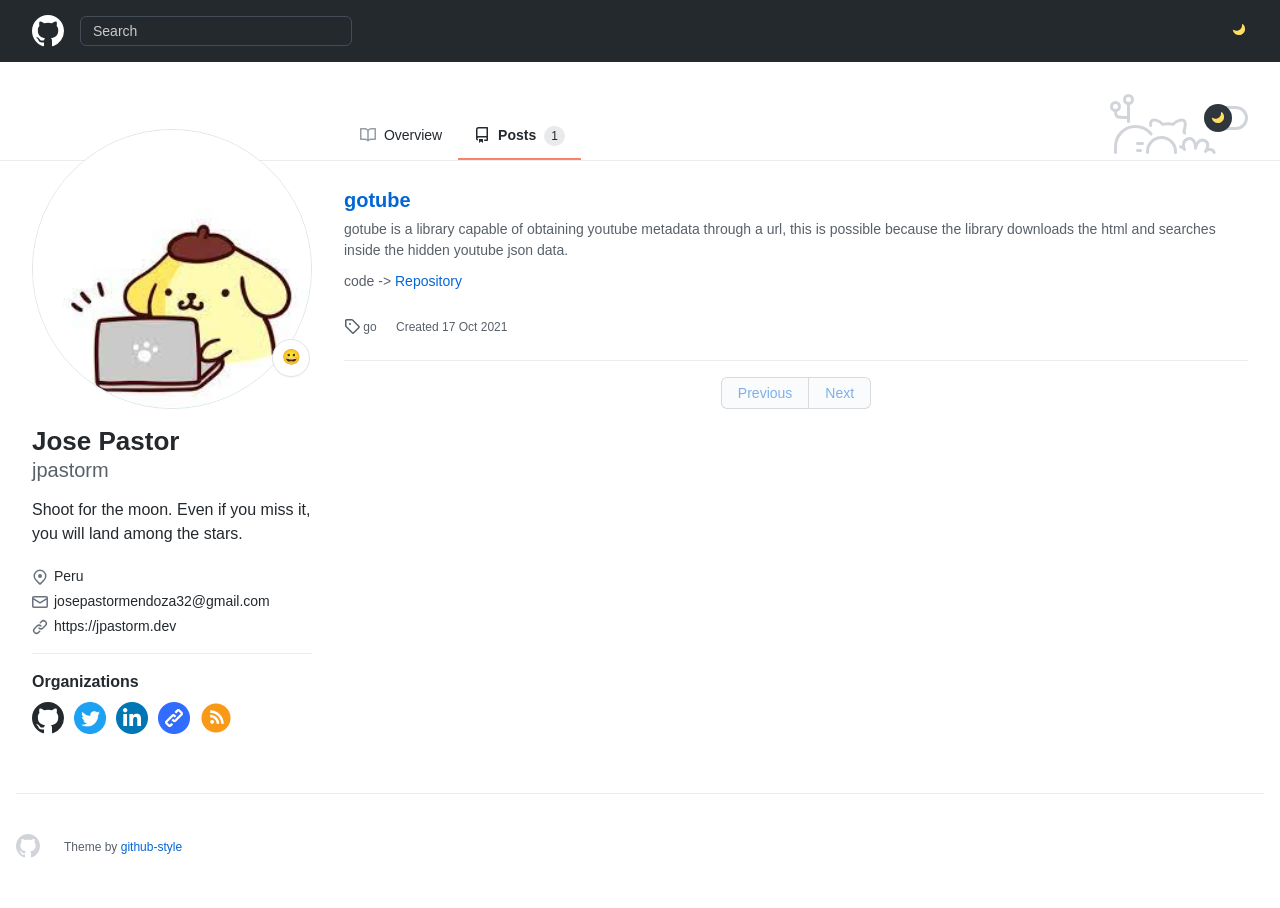
<file: post/index.html>
<!DOCTYPE html>
<html lang="en-us">
<head>
    <meta charset="utf-8">
    <meta name="viewport" content="width=device-width">
    <script type="application/javascript" src='https://jpastorm.github.io/js/theme-mode.js'></script>
    <link rel="stylesheet" href='https://jpastorm.github.io/css/frameworks.min.css' />
    <link rel="stylesheet" href='https://jpastorm.github.io/css/github.min.css' />
    <link rel="stylesheet" href='https://jpastorm.github.io/css/github-style.css' />
    <link rel="stylesheet" href='https://jpastorm.github.io/css/light.css' />
    <link rel="stylesheet" href='https://jpastorm.github.io/css/dark.css' />
    <link rel="stylesheet" href='https://jpastorm.github.io/css/syntax.css' />
    <title>Posts - jpastorm blog</title>
    
    <link rel="icon" type="image/x-icon" href='/images/favicon.ico'>
    
    <meta name="theme-color" content="#1e2327">

    
    <meta name="description"
  content="" />
<meta name="keywords"
  content='blog' />
<meta name="robots" content="noodp" />
<link rel="canonical" href="https://jpastorm.github.io/post/" />


<meta name="twitter:card" content="summary" />
<meta name="twitter:title" content="Posts - jpastorm blog" />
<meta name="twitter:description"
  content="" />
<meta name="twitter:site" content="https://jpastorm.github.io" />
<meta name="twitter:creator" content="" />
<meta name="twitter:image"
  content="https://jpastorm.github.io">


<meta property="og:type" content="website" />
<meta property="og:title" content="Posts - jpastorm blog">
<meta property="og:description"
  content="" />
<meta property="og:url" content="https://jpastorm.github.io/post/" />
<meta property="og:site_name" content="Posts" />
<meta property="og:image"
  content="https://jpastorm.github.io">
<meta property="og:image:width" content="2048">
<meta property="og:image:height" content="1024">




<link href="/post/index.xml" rel="alternate" type="application/rss+xml" title="jpastorm blog" />







</head>

<body>
  <div style="position: relative">
  <header class="Header js-details-container Details px-3 px-md-4 px-lg-5 flex-wrap flex-md-nowrap open Details--on">
    <div class="Header-item mobile-none" style="margin-top: -4px; margin-bottom: -4px;">
      <a class="Header-link" href="https://jpastorm.github.io">
        <svg class="octicon" height="32" viewBox="0 0 16 16" version="1.1" width="32">
          <path fill-rule="evenodd"
            d="M8 0C3.58 0 0 3.58 0 8c0 3.54 2.29 6.53 5.47 7.59.4.07.55-.17.55-.38 0-.19-.01-.82-.01-1.49-2.01.37-2.53-.49-2.69-.94-.09-.23-.48-.94-.82-1.13-.28-.15-.68-.52-.01-.53.63-.01 1.08.58 1.23.82.72 1.21 1.87.87 2.33.66.07-.52.28-.87.51-1.07-1.78-.2-3.64-.89-3.64-3.95 0-.87.31-1.59.82-2.15-.08-.2-.36-1.02.08-2.12 0 0 .67-.21 2.2.82.64-.18 1.32-.27 2-.27.68 0 1.36.09 2 .27 1.53-1.04 2.2-.82 2.2-.82.44 1.1.16 1.92.08 2.12.51.56.82 1.27.82 2.15 0 3.07-1.87 3.75-3.65 3.95.29.25.54.73.54 1.48 0 1.07-.01 1.93-.01 2.2 0 .21.15.46.55.38A8.013 8.013 0 0016 8c0-4.42-3.58-8-8-8z">
          </path>
        </svg>
      </a>
    </div>
    <div class="Header-item d-md-none">
      <button class="Header-link btn-link js-details-target" type="button"
        onclick="document.querySelector('#header-search').style.display = document.querySelector('#header-search').style.display == 'none'? 'block': 'none'">
        <svg height="24" class="octicon octicon-three-bars" viewBox="0 0 16 16" version="1.1" width="24">
          <path fill-rule="evenodd"
            d="M1 2.75A.75.75 0 011.75 2h12.5a.75.75 0 110 1.5H1.75A.75.75 0 011 2.75zm0 5A.75.75 0 011.75 7h12.5a.75.75 0 110 1.5H1.75A.75.75 0 011 7.75zM1.75 12a.75.75 0 100 1.5h12.5a.75.75 0 100-1.5H1.75z">
          </path>
        </svg>
      </button>
    </div>
    <div style="display: none;" id="header-search"
      class="Header-item Header-item--full flex-column flex-md-row width-full flex-order-2 flex-md-order-none mr-0 mr-md-3 mt-3 mt-md-0 Details-content--hidden-not-important d-md-flex">
      <div
        class="Header-search header-search flex-auto js-site-search position-relative flex-self-stretch flex-md-self-auto mb-3 mb-md-0 mr-0 mr-md-3 scoped-search site-scoped-search js-jump-to">
        <div class="position-relative">
          <form target="_blank" action="https://www.google.com/search" accept-charset="UTF-8" method="get"
            autocomplete="off">
            <label
              class="Header-search-label form-control input-sm header-search-wrapper p-0 js-chromeless-input-container header-search-wrapper-jump-to position-relative d-flex flex-justify-between flex-items-center">
              <input type="text"
                class="Header-search-input form-control input-sm header-search-input jump-to-field js-jump-to-field js-site-search-focus js-site-search-field is-clearable"
                name="q" value="" placeholder="Search" autocomplete="off">
              <input type="hidden" name="q" value="site:https://jpastorm.github.io">
            </label>
          </form>
        </div>
      </div>
    </div>

    <div class="Header-item Header-item--full flex-justify-center d-md-none position-relative">
      <a class="Header-link " href="https://jpastorm.github.io">
        <svg class="octicon octicon-mark-github v-align-middle" height="32" viewBox="0 0 16 16" version="1.1"
          width="32">
          <path fill-rule="evenodd"
            d="M8 0C3.58 0 0 3.58 0 8c0 3.54 2.29 6.53 5.47 7.59.4.07.55-.17.55-.38 0-.19-.01-.82-.01-1.49-2.01.37-2.53-.49-2.69-.94-.09-.23-.48-.94-.82-1.13-.28-.15-.68-.52-.01-.53.63-.01 1.08.58 1.23.82.72 1.21 1.87.87 2.33.66.07-.52.28-.87.51-1.07-1.78-.2-3.64-.89-3.64-3.95 0-.87.31-1.59.82-2.15-.08-.2-.36-1.02.08-2.12 0 0 .67-.21 2.2.82.64-.18 1.32-.27 2-.27.68 0 1.36.09 2 .27 1.53-1.04 2.2-.82 2.2-.82.44 1.1.16 1.92.08 2.12.51.56.82 1.27.82 2.15 0 3.07-1.87 3.75-3.65 3.95.29.25.54.73.54 1.48 0 1.07-.01 1.93-.01 2.2 0 .21.15.46.55.38A8.013 8.013 0 0016 8c0-4.42-3.58-8-8-8z">
          </path>
        </svg>
      </a>
    </div>
    <div class="Header-item" style="margin-right: 0;">
      <a href="javascript:void(0)" class="Header-link no-select" onclick="switchTheme()">
        <svg style="fill: var(--color-profile-color-modes-toggle-moon);" class="no-select" viewBox="0 0 16 16"
          version="1.1" width="16" height="16">
          <path fill-rule="evenodd" clip-rule="evenodd"
            d="M4.52208 7.71754C7.5782 7.71754 10.0557 5.24006 10.0557 2.18394C10.0557 1.93498 10.0392 1.68986 10.0074 1.44961C9.95801 1.07727 10.3495 0.771159 10.6474 0.99992C12.1153 2.12716 13.0615 3.89999 13.0615 5.89383C13.0615 9.29958 10.3006 12.0605 6.89485 12.0605C3.95334 12.0605 1.49286 10.001 0.876728 7.24527C0.794841 6.87902 1.23668 6.65289 1.55321 6.85451C2.41106 7.40095 3.4296 7.71754 4.52208 7.71754Z">
          </path>
        </svg>
      </a>
    </div>
  </header>
</div>
  
<div class="application-main">
  <main>
    


<div class="mt-4 position-sticky top-0 d-none d-md-block bg-white width-full border-bottom color-border-secondary"
  style="z-index:3;">
  <div class="container-xl px-3 px-md-4 px-lg-5">
    <div class="gutter-condensed gutter-lg flex-column flex-md-row d-flex">
      <div class="flex-shrink-0 col-12 col-md-3 mb-4 mb-md-0">
      </div>
      <div class="flex-shrink-0 col-12 col-md-9 mb-4 mb-md-0">
        <div class="UnderlineNav width-full box-shadow-none hx_UnderlineNav-with-profile-color-modes-banner">
          <nav class="UnderlineNav-body">
            <a class="UnderlineNav-item " href="https://jpastorm.github.io">
              <svg class="octicon octicon-book UnderlineNav-octicon hide-sm" height="16" viewBox="0 0 16 16"
                version="1.1" width="16">
                <path fill-rule="evenodd"
                  d="M0 1.75A.75.75 0 01.75 1h4.253c1.227 0 2.317.59 3 1.501A3.744 3.744 0 0111.006 1h4.245a.75.75 0 01.75.75v10.5a.75.75 0 01-.75.75h-4.507a2.25 2.25 0 00-1.591.659l-.622.621a.75.75 0 01-1.06 0l-.622-.621A2.25 2.25 0 005.258 13H.75a.75.75 0 01-.75-.75V1.75zm8.755 3a2.25 2.25 0 012.25-2.25H14.5v9h-3.757c-.71 0-1.4.201-1.992.572l.004-7.322zm-1.504 7.324l.004-5.073-.002-2.253A2.25 2.25 0 005.003 2.5H1.5v9h3.757a3.75 3.75 0 011.994.574z">
                </path>
              </svg>
              Overview
            </a>
            <a class="UnderlineNav-item  selected " href="https://jpastorm.github.io/post/">
              <svg class="octicon octicon-repo UnderlineNav-octicon hide-sm" height="16" viewBox="0 0 16 16"
                version="1.1" width="16">
                <path fill-rule="evenodd"
                  d="M2 2.5A2.5 2.5 0 014.5 0h8.75a.75.75 0 01.75.75v12.5a.75.75 0 01-.75.75h-2.5a.75.75 0 110-1.5h1.75v-2h-8a1 1 0 00-.714 1.7.75.75 0 01-1.072 1.05A2.495 2.495 0 012 11.5v-9zm10.5-1V9h-8c-.356 0-.694.074-1 .208V2.5a1 1 0 011-1h8zM5 12.25v3.25a.25.25 0 00.4.2l1.45-1.087a.25.25 0 01.3 0L8.6 15.7a.25.25 0 00.4-.2v-3.25a.25.25 0 00-.25-.25h-3.5a.25.25 0 00-.25.25z">
                </path>
              </svg>
              Posts
              <span class="Counter">1</span>
            </a>
          </nav>
          <div class="profile-color-modes js-promo-color-modes-banner-profile isInitialToggle">
            <svg width="106" height="60" viewBox="0 0 106 60" fill="none" stroke-width="3" stroke-linecap="round"
              stroke-linejoin="round" xmlns="http://www.w3.org/2000/svg">
              <g class="profile-color-modes-illu-group profile-color-modes-illu-red">
                <path d="M37.5 58.5V57.5C37.5 49.768 43.768 43.5 51.5 43.5V43.5C59.232 43.5 65.5 49.768 65.5 57.5V58.5">
                </path>
              </g>
              <g class="profile-color-modes-illu-group profile-color-modes-illu-orange">
                <path
                  d="M104.07 58.5C103.401 55.092 97.7635 54.3869 95.5375 57.489C97.4039 54.6411 99.7685 48.8845 94.6889 46.6592C89.4817 44.378 86.1428 50.1604 85.3786 54.1158C85.9519 50.4768 83.7226 43.294 78.219 44.6737C72.7154 46.0534 72.7793 51.3754 74.4992 55.489C74.169 54.7601 72.4917 53.3567 70.5 52.8196">
                </path>
              </g>
              <g class="profile-color-modes-illu-group profile-color-modes-illu-purple">
                <path
                  d="M5.51109 58.5V52.5C5.51109 41.4543 14.4654 32.5 25.5111 32.5C31.4845 32.5 36.8464 35.1188 40.5111 39.2709C40.7212 39.5089 40.9258 39.7521 41.1245 40">
                </path>
                <path d="M27.511 49.5C29.6777 49.5 28.911 49.5 32.511 49.5"></path>
                <path d="M27.511 56.5C29.6776 56.5 26.911 56.5 30.511 56.5"></path>
              </g>
              <g class="profile-color-modes-illu-group profile-color-modes-illu-green">
                <circle cx="5.5" cy="12.5" r="4"></circle>
                <circle cx="18.5" cy="5.5" r="4"></circle>
                <path d="M18.5 9.5L18.5 27.5"></path>
                <path d="M18.5 23.5C6 23.5 5.5 23.6064 5.5 16.5"></path>
              </g>
              <g class="profile-color-modes-illu-group profile-color-modes-illu-blue">
                <g class="profile-color-modes-illu-frame">
                  <path
                    d="M40.6983 31.5C40.5387 29.6246 40.6456 28.0199 41.1762 27.2317C42.9939 24.5312 49.7417 26.6027 52.5428 30.2409C54.2551 29.8552 56.0796 29.6619 57.9731 29.6619C59.8169 29.6619 61.5953 29.8452 63.2682 30.211C66.0833 26.5913 72.799 24.5386 74.6117 27.2317C75.6839 28.8246 75.0259 33.7525 73.9345 37.5094C74.2013 37.9848 74.4422 38.4817 74.6555 39">
                  </path>
                </g>
                <g class="profile-color-modes-illu-frame">
                  <path
                    d="M41.508 31.5C41.6336 31.2259 41.7672 30.9582 41.9085 30.6968C40.7845 26.9182 40.086 21.8512 41.1762 20.2317C42.9939 17.5312 49.7417 19.6027 52.5428 23.2409C54.2551 22.8552 56.0796 22.6619 57.9731 22.6619C59.8169 22.6619 61.5953 22.8452 63.2682 23.211C66.0833 19.5913 72.799 17.5386 74.6117 20.2317C75.6839 21.8246 75.0259 26.7525 73.9345 30.5094C75.1352 32.6488 75.811 35.2229 75.811 38.2283C75.811 38.49 75.8058 38.7472 75.7957 39">
                  </path>
                  <path d="M49.4996 33V35.6757"></path>
                  <path d="M67.3375 33V35.6757"></path>
                </g>
                <g class="profile-color-modes-illu-frame">
                  <path
                    d="M41.508 31.5C41.6336 31.2259 41.7672 30.9582 41.9085 30.6968C40.7845 26.9182 40.086 21.8512 41.1762 20.2317C42.9939 17.5312 49.7417 19.6027 52.5428 23.2409C54.2551 22.8552 56.0796 22.6619 57.9731 22.6619C59.8169 22.6619 61.5953 22.8452 63.2682 23.211C66.0833 19.5913 72.799 17.5386 74.6117 20.2317C75.6839 21.8246 75.0259 26.7525 73.9345 30.5094C75.1352 32.6488 75.811 35.2229 75.811 38.2283C75.811 38.49 75.8058 38.7472 75.7957 39">
                  </path>
                </g>
                <g class="profile-color-modes-illu-frame">
                  <path
                    d="M41.508 31.5C41.6336 31.2259 41.7672 30.9582 41.9085 30.6968C40.7845 26.9182 40.086 21.8512 41.1762 20.2317C42.9939 17.5312 49.7417 19.6027 52.5428 23.2409C54.2551 22.8552 56.0796 22.6619 57.9731 22.6619C59.8169 22.6619 61.5953 22.8452 63.2682 23.211C66.0833 19.5913 72.799 17.5386 74.6117 20.2317C75.6839 21.8246 75.0259 26.7525 73.9345 30.5094C75.1352 32.6488 75.811 35.2229 75.811 38.2283C75.811 38.49 75.8058 38.7472 75.7957 39">
                  </path>
                  <path d="M49.4996 33V35.6757"></path>
                  <path d="M67.3375 33V35.6757"></path>
                </g>
                <g class="profile-color-modes-illu-frame">
                  <path
                    d="M41.508 31.5C41.6336 31.2259 41.7672 30.9582 41.9085 30.6968C40.7845 26.9182 40.086 21.8512 41.1762 20.2317C42.9939 17.5312 49.7417 19.6027 52.5428 23.2409C54.2551 22.8552 56.0796 22.6619 57.9731 22.6619C59.8169 22.6619 61.5953 22.8452 63.2682 23.211C66.0833 19.5913 72.799 17.5386 74.6117 20.2317C75.6839 21.8246 75.0259 26.7525 73.9345 30.5094C75.1352 32.6488 75.811 35.2229 75.811 38.2283C75.811 38.49 75.8058 38.7472 75.7957 39">
                  </path>
                </g>
                <g class="profile-color-modes-illu-frame">
                  <path
                    d="M41.508 31.5C41.6336 31.2259 41.7672 30.9582 41.9085 30.6968C40.7845 26.9182 40.086 21.8512 41.1762 20.2317C42.9939 17.5312 49.7417 19.6027 52.5428 23.2409C54.2551 22.8552 56.0796 22.6619 57.9731 22.6619C59.8169 22.6619 61.5953 22.8452 63.2682 23.211C66.0833 19.5913 72.799 17.5386 74.6117 20.2317C75.6839 21.8246 75.0259 26.7525 73.9345 30.5094C75.1352 32.6488 75.811 35.2229 75.811 38.2283C75.811 38.49 75.8058 38.7472 75.7957 39">
                  </path>
                  <path d="M49.4996 33V35.6757"></path>
                  <path d="M67.3375 33V35.6757"></path>
                </g>
                <g class="profile-color-modes-illu-frame">
                  <path
                    d="M73.4999 40.2236C74.9709 38.2049 75.8108 35.5791 75.8108 32.2283C75.8108 29.2229 75.1351 26.6488 73.9344 24.5094C75.0258 20.7525 75.6838 15.8246 74.6116 14.2317C72.7989 11.5386 66.0832 13.5913 63.2681 17.211C61.5952 16.8452 59.8167 16.6619 57.973 16.6619C56.0795 16.6619 54.2549 16.8552 52.5427 17.2409C49.7416 13.6027 42.9938 11.5312 41.176 14.2317C40.0859 15.8512 40.7843 20.9182 41.9084 24.6968C41.003 26.3716 40.4146 28.3065 40.2129 30.5">
                  </path>
                  <path d="M82.9458 30.5471L76.8413 31.657"></path>
                  <path d="M76.2867 34.4319L81.8362 37.7616"></path>
                  <path d="M49.4995 27.8242V30.4999"></path>
                  <path d="M67.3374 27.8242V30.4998"></path>
                </g>
                <g class="profile-color-modes-illu-frame">
                  <path
                    d="M45.3697 34.2658C41.8877 32.1376 39.7113 28.6222 39.7113 23.2283C39.7113 20.3101 40.3483 17.7986 41.4845 15.6968C40.3605 11.9182 39.662 6.85125 40.7522 5.23168C42.5699 2.53117 49.3177 4.6027 52.1188 8.24095C53.831 7.85521 55.6556 7.66186 57.5491 7.66186C59.3929 7.66186 61.1713 7.84519 62.8442 8.21095C65.6593 4.59134 72.375 2.5386 74.1877 5.23168C75.2599 6.82461 74.6019 11.7525 73.5105 15.5094C74.7112 17.6488 75.3869 20.2229 75.3869 23.2283C75.3869 28.6222 73.2105 32.1376 69.7285 34.2658C70.8603 35.5363 72.6057 38.3556 73.3076 40">
                  </path>
                  <path d="M49.0747 19.8242V22.4999"></path>
                  <path
                    d="M54.0991 28C54.6651 29.0893 55.7863 30.0812 57.9929 30.0812C59.0642 30.0812 59.8797 29.8461 60.5 29.4788">
                  </path>
                  <path d="M66.9126 19.8242V22.4999"></path>
                  <path d="M33.2533 20.0237L39.0723 22.1767"></path>
                  <path d="M39.1369 25.0058L33.0935 27.3212"></path>
                  <path d="M81.8442 19.022L76.0252 21.1751"></path>
                  <path d="M75.961 24.0041L82.0045 26.3196"></path>
                </g>
                <g class="profile-color-modes-illu-frame">
                  <path
                    d="M73.4999 40.2236C74.9709 38.2049 75.8108 35.5791 75.8108 32.2283C75.8108 29.2229 75.1351 26.6488 73.9344 24.5094C75.0258 20.7525 75.6838 15.8246 74.6116 14.2317C72.7989 11.5386 66.0832 13.5913 63.2681 17.211C61.5952 16.8452 59.8167 16.6619 57.973 16.6619C56.0795 16.6619 54.2549 16.8552 52.5427 17.2409C49.7416 13.6027 42.9938 11.5312 41.176 14.2317C40.0859 15.8512 40.7843 20.9182 41.9084 24.6968C41.003 26.3716 40.4146 28.3065 40.2129 30.5">
                  </path>
                  <path d="M82.9458 30.5471L76.8413 31.657"></path>
                  <path d="M76.2867 34.4319L81.8362 37.7616"></path>
                  <path d="M49.4995 27.8242V30.4999"></path>
                  <path d="M67.3374 27.8242V30.4998"></path>
                </g>
                <g class="profile-color-modes-illu-frame">
                  <path
                    d="M40.6983 31.5C40.5387 29.6246 40.6456 28.0199 41.1762 27.2317C42.9939 24.5312 49.7417 26.6027 52.5428 30.2409C54.2551 29.8552 56.0796 29.6619 57.9731 29.6619C59.8169 29.6619 61.5953 29.8452 63.2682 30.211C66.0833 26.5913 72.799 24.5386 74.6117 27.2317C75.6839 28.8246 75.0259 33.7525 73.9345 37.5094C74.2013 37.9848 74.4422 38.4817 74.6555 39">
                  </path>
                </g>
              </g>
            </svg>
            <span class="profile-color-modes-toggle js-promo-color-modes-toggle no-select" tabindex="0"
              onclick="switchTheme()">
              <div class="profile-color-modes-toggle-track no-select"></div>
              <div class="profile-color-modes-toggle-thumb js-promo-color-modes-thumb">
                <svg style="fill: var(--color-profile-color-modes-toggle-moon); margin: 7px 0 0 7px;" width="14"
                  height="13" viewBox="0 0 14 13" xmlns="http://www.w3.org/2000/svg">
                  <path fill-rule="evenodd" clip-rule="evenodd"
                    d="M4.52208 7.71754C7.5782 7.71754 10.0557 5.24006 10.0557 2.18394C10.0557 1.93498 10.0392 1.68986 10.0074 1.44961C9.95801 1.07727 10.3495 0.771159 10.6474 0.99992C12.1153 2.12716 13.0615 3.89999 13.0615 5.89383C13.0615 9.29958 10.3006 12.0605 6.89485 12.0605C3.95334 12.0605 1.49286 10.001 0.876728 7.24527C0.794841 6.87902 1.23668 6.65289 1.55321 6.85451C2.41106 7.40095 3.4296 7.71754 4.52208 7.71754Z">
                  </path>
                </svg>
              </div>
            </span>
          </div>
        </div>
      </div>
    </div>
  </div>
</div>

<div class="container-xl px-3 px-md-4 px-lg-5">
  <div class="gutter-condensed gutter-lg flex-column flex-md-row d-flex">
    <div class="flex-shrink-0 col-12 col-md-3 mb-4 mb-md-0">
      <div class="h-card mt-md-n5" style="margin-top:24px">
        <div class="user-profile-sticky-bar js-user-profile-sticky-bar d-none d-md-block" id="headerStuck">
          <div class="user-profile-mini-vcard d-table">
            <span class="user-profile-mini-avatar d-table-cell v-align-middle lh-condensed-ultra pr-2">
              
              <img class="rounded-1 avatar-user" height="32" width="32" src="https://jpastorm.github.io/images/avatar.png">
              
            </span>
            <span class="d-table-cell v-align-middle lh-condensed">
              <strong>Jose Pastor</strong>
            </span>
          </div>
        </div>
        <div class="clearfix d-flex d-md-block flex-items-center mb-4 mb-md-0">
          <div class="position-relative d-inline-block col-2 col-md-12 mr-3 mr-md-0 flex-shrink-0" style="z-index:4;">
            
            <a href="https://jpastorm.github.io/images/avatar.png">
              <img style="height:auto;" alt="Avatar" width="260" height="260" id="headerImg"
                class="avatar avatar-user width-full border bg-white" src="https://jpastorm.github.io/images/avatar.png">
            </a>
            
            
            <div class="user-status-container position-relative hide-sm hide-md">
              <div class="f5 user-status-circle-badge-container">
                <div class="user-status-circle-badge d-inline-block lh-condensed-ultra p-2">
                  <div class="d-flex flex-items-center flex-items-stretch">
                    <div class="f6 lh-condensed user-status-header d-inline-flex user-status-emoji-only-header circle">
                      <div class="user-status-emoji-container flex-shrink-0 mr-2 d-flex flex-items-center flex-justify-center ">
                        <div><g-emoji class="g-emoji">😀</g-emoji></div>
                      </div>
                    </div>
                  </div>
                </div>
              </div>
            </div>
            
          </div>

          <div
            class="vcard-names-container float-left col-10 col-md-12 pt-1 pt-md-3 pb-1 pb-md-3 js-sticky js-user-profile-sticky-fields"
            data-original-top="0px" style="position: sticky;">
            <h1 class="vcard-names pl-2 pl-md-0">
              <span class="p-name vcard-fullname d-block overflow-hidden">Jose Pastor</span>
              
              <span class="p-nickname vcard-username d-block">jpastorm</span>
              
            </h1>
          </div>
        </div>

        <div class="p-note user-profile-bio mb-3 js-user-profile-bio f4">
          <div>Shoot for the moon. Even if you miss it, you will land among the stars.</div>
        </div>

        <div class="d-flex flex-column">
          <div class="js-profile-editable-area d-flex flex-column d-md-block">
            <ul class="vcard-details">
              
              <li class="vcard-detail pt-1 css-truncate css-truncate-target hide-sm hide-md">
                <svg class="octicon octicon-location" viewBox="0 0 16 16" version="1.1" width="16" height="16">
                  <path fill-rule="evenodd"
                    d="M11.536 3.464a5 5 0 010 7.072L8 14.07l-3.536-3.535a5 5 0 117.072-7.072v.001zm1.06 8.132a6.5 6.5 0 10-9.192 0l3.535 3.536a1.5 1.5 0 002.122 0l3.535-3.536zM8 9a2 2 0 100-4 2 2 0 000 4z">
                  </path>
                </svg>
                <span class="p-label">Peru</span>
              </li>
              

              
              <li class="vcard-detail pt-1 css-truncate css-truncate-target ">
                <svg class="octicon octicon-mail" viewBox="0 0 16 16" version="1.1" width="16" height="16">
                  <path fill-rule="evenodd"
                    d="M1.75 2A1.75 1.75 0 000 3.75v.736a.75.75 0 000 .027v7.737C0 13.216.784 14 1.75 14h12.5A1.75 1.75 0 0016 12.25v-8.5A1.75 1.75 0 0014.25 2H1.75zM14.5 4.07v-.32a.25.25 0 00-.25-.25H1.75a.25.25 0 00-.25.25v.32L8 7.88l6.5-3.81zm-13 1.74v6.441c0 .138.112.25.25.25h12.5a.25.25 0 00.25-.25V5.809L8.38 9.397a.75.75 0 01-.76 0L1.5 5.809z">
                  </path>
                </svg>
                <a class="u-email link-gray-dark " href="mailto:josepastormendoza32@gmail.com">josepastormendoza32@gmail.com</a>
              </li>
              

              <li class="vcard-detail pt-1 css-truncate css-truncate-target ">
                <svg class="octicon octicon-link" viewBox="0 0 16 16" version="1.1" width="16" height="16">
                  <path fill-rule="evenodd"
                    d="M7.775 3.275a.75.75 0 001.06 1.06l1.25-1.25a2 2 0 112.83 2.83l-2.5 2.5a2 2 0 01-2.83 0 .75.75 0 00-1.06 1.06 3.5 3.5 0 004.95 0l2.5-2.5a3.5 3.5 0 00-4.95-4.95l-1.25 1.25zm-4.69 9.64a2 2 0 010-2.83l2.5-2.5a2 2 0 012.83 0 .75.75 0 001.06-1.06 3.5 3.5 0 00-4.95 0l-2.5 2.5a3.5 3.5 0 004.95 4.95l1.25-1.25a.75.75 0 00-1.06-1.06l-1.25 1.25a2 2 0 01-2.83 0z">
                  </path>
                </svg>
                
                <a rel="nofollow me" class="link-gray-dark" href="https://jpastorm.dev">https://jpastorm.dev</a>
                
              </li>
            </ul>
          </div>
        </div>

        <div class="border-top color-border-secondary pt-3 mt-3 clearfix hide-sm hide-md">
          <h2 class="mb-2 h4">Organizations</h2>
          <div style="display:flex;justify-content:flex-start;flex-wrap:wrap;margin-bottom:3px;">
          
          <a style="margin: 0 10px 10px 0;" href="https://github.com/jpastorm">
            <svg id="github-icon" viewBox="0 0 16 16" version="1.1" width="32" height="32" fill="#24292e">
              <path fill-rule="evenodd" d="M8 0C3.58 0 0 3.58 0 8c0 3.54 2.29 6.53 5.47 7.59.4.07.55-.17.55-.38 0-.19-.01-.82-.01-1.49-2.01.37-2.53-.49-2.69-.94-.09-.23-.48-.94-.82-1.13-.28-.15-.68-.52-.01-.53.63-.01 1.08.58 1.23.82.72 1.21 1.87.87 2.33.66.07-.52.28-.87.51-1.07-1.78-.2-3.64-.89-3.64-3.95 0-.87.31-1.59.82-2.15-.08-.2-.36-1.02.08-2.12 0 0 .67-.21 2.2.82.64-.18 1.32-.27 2-.27.68 0 1.36.09 2 .27 1.53-1.04 2.2-.82 2.2-.82.44 1.1.16 1.92.08 2.12.51.56.82 1.27.82 2.15 0 3.07-1.87 3.75-3.65 3.95.29.25.54.73.54 1.48 0 1.07-.01 1.93-.01 2.2 0 .21.15.46.55.38A8.013 8.013 0 0016 8c0-4.42-3.58-8-8-8z">
              </path>
            </svg>
          </a>
          

          
          <a style="margin: 0 10px 10px 0;" href="https://twitter.com/jpastormdev">
            <img alt="@twitter" width="32" height="32" src="https://jpastorm.github.io/images/twitter.png" class="avatar">
          </a>
          

          

          
          <a style="margin: 0 10px 10px 0;" href="https://linkedin.com/in/jpastorm">
            <img alt="@linkedin" width="32" height="32" src="https://jpastorm.github.io/images/linkedin.png" class="avatar">
          </a>
          

          

          

          

          
          
          
          <a style="margin: 0 10px 10px 0;" href="https://github.com/jpastorm">
            <img alt="@Link" width="32" height="32" src='https://jpastorm.github.io/images/link.png' class="avatar">
          </a>
          
          
          

          
          <a style="margin: 0 10px 10px 0;" href="https://jpastorm.github.io/index.xml">
            <img alt="@rss" width="32" height="32" src="https://jpastorm.github.io/images/rss.png" class="avatar">
          </a>
          
         </div>
        </div>
      </div>
    </div>

    <div class="flex-shrink-0 col-12 col-md-9 mb-4 mb-md-0">
      

<div class="UnderlineNav user-profile-nav d-block d-md-none position-sticky top-0 pl-3 ml-n3 mr-n3 pr-3 bg-white"
  style="z-index:3;">
  <nav class="UnderlineNav-body">
    <a class="UnderlineNav-item " href="https://jpastorm.github.io">
      <svg class="octicon octicon-book UnderlineNav-octicon hide-sm" height="16" viewBox="0 0 16 16" version="1.1"
        width="16">
        <path fill-rule="evenodd"
          d="M0 1.75A.75.75 0 01.75 1h4.253c1.227 0 2.317.59 3 1.501A3.744 3.744 0 0111.006 1h4.245a.75.75 0 01.75.75v10.5a.75.75 0 01-.75.75h-4.507a2.25 2.25 0 00-1.591.659l-.622.621a.75.75 0 01-1.06 0l-.622-.621A2.25 2.25 0 005.258 13H.75a.75.75 0 01-.75-.75V1.75zm8.755 3a2.25 2.25 0 012.25-2.25H14.5v9h-3.757c-.71 0-1.4.201-1.992.572l.004-7.322zm-1.504 7.324l.004-5.073-.002-2.253A2.25 2.25 0 005.003 2.5H1.5v9h3.757a3.75 3.75 0 011.994.574z">
        </path>
      </svg>
      Overview
    </a>
    <a class='UnderlineNav-item   selected '
      href="https://jpastorm.github.io/post/">
      <svg class="octicon octicon-repo UnderlineNav-octicon hide-sm" height="16" viewBox="0 0 16 16" version="1.1"
        width="16">
        <path fill-rule="evenodd"
          d="M2 2.5A2.5 2.5 0 014.5 0h8.75a.75.75 0 01.75.75v12.5a.75.75 0 01-.75.75h-2.5a.75.75 0 110-1.5h1.75v-2h-8a1 1 0 00-.714 1.7.75.75 0 01-1.072 1.05A2.495 2.495 0 012 11.5v-9zm10.5-1V9h-8c-.356 0-.694.074-1 .208V2.5a1 1 0 011-1h8zM5 12.25v3.25a.25.25 0 00.4.2l1.45-1.087a.25.25 0 01.3 0L8.6 15.7a.25.25 0 00.4-.2v-3.25a.25.25 0 00-.25-.25h-3.5a.25.25 0 00-.25.25z">
        </path>
      </svg>
      Posts
      <span class="Counter ">1</span>
    </a>
  </nav>
</div>

      
      
<div>
  <div class="position-relative">
    <div>
      
      <ul>
        
        <li class="col-12 d-flex width-full py-4 border-bottom color-border-secondary public source">
          <div class="col-12 d-inline-block">
            <div class="d-inline-block mb-1">
              <h3 class="wb-break-all">
                <a href="https://jpastorm.github.io/post/gotube/">gotube</a>
              </h3>
            </div>

            <div>
              <div class="col-12 d-inline-block text-gray mb-2 pr-4">
                <p>gotube is a library capable of obtaining youtube metadata through a url, this is possible because the library downloads the html and searches inside the hidden youtube json data.</p>
<p>code -&gt; <a href="https://github.com/jpastorm/gotube">Repository</a></p>
              </div>
            </div>

            <div class="f6 text-gray mt-2">
              
              
              <a class="muted-link mr-3" href="/tags/go">
                <svg class="octicon octicon-tag" viewBox="0 0 16 16" version="1.1" width="16" height="16">
                  <path fill-rule="evenodd"
                    d="M2.5 7.775V2.75a.25.25 0 01.25-.25h5.025a.25.25 0 01.177.073l6.25 6.25a.25.25 0 010 .354l-5.025 5.025a.25.25 0 01-.354 0l-6.25-6.25a.25.25 0 01-.073-.177zm-1.5 0V2.75C1 1.784 1.784 1 2.75 1h5.025c.464 0 .91.184 1.238.513l6.25 6.25a1.75 1.75 0 010 2.474l-5.026 5.026a1.75 1.75 0 01-2.474 0l-6.25-6.25A1.75 1.75 0 011 7.775zM6 5a1 1 0 100 2 1 1 0 000-2z">
                  </path>
                </svg>
                go
              </a>
              
              

              Created
              <relative-time datetime=" Sun, 17 Oct 2021 11:26:14 &#43;0000" class="no-wrap"
                title=" Sun, 17 Oct 2021 11:26:14 &#43;0000">
                Sun, 17 Oct 2021 11:26:14 &#43;0000
              </relative-time>
            </div>
          </div>
        </li>
        
      </ul>
      <div class="paginate-container">
        <div class="BtnGroup">
          
          <button class="btn btn-outline BtnGroup-item" disabled="disabled">Previous</button>
          
          
          <button class="btn btn-outline BtnGroup-item" disabled="disabled">Next</button>
          
        </div>
      </div>
    </div>
  </div>
</div>

      
    </div>
  </div>
</div>
<script>
window.onscroll = function (e) {
  const headerImg = document.querySelector('#headerImg');
  if (headerImg.getBoundingClientRect().bottom <= 0) {
    document.querySelector('#headerStuck').classList.add('is-stuck');
  } else {
    document.querySelector('#headerStuck').classList.remove('is-stuck');
  }
};
var style = localStorage.getItem('data-color-mode');
iconElement = document.getElementById('github-icon');
if (style == 'light') {
  iconElement.setAttribute('fill', '#24292e');
}
else {
  iconElement.removeAttribute('fill');
  iconElement.setAttribute('class', 'octicon');
  iconElement.setAttribute('color', '#f0f6fc');
}
</script>


    

</div>

  <div class="footer container-xl width-full p-responsive">
  <div
    class="position-relative d-flex flex-row-reverse flex-lg-row flex-wrap flex-lg-nowrap flex-justify-center flex-lg-justify-between flex-sm-items-center pt-6 pb-2 mt-6 f6 text-gray border-top border-gray-light ">
    <a aria-label="Homepage" title="GitHub" class="footer-octicon d-none d-lg-block mr-lg-4" href="https://jpastorm.github.io">
      <svg height="24" class="octicon octicon-mark-github" viewBox="0 0 16 16" version="1.1" width="24">
        <path fill-rule="evenodd"
          d="M8 0C3.58 0 0 3.58 0 8c0 3.54 2.29 6.53 5.47 7.59.4.07.55-.17.55-.38 0-.19-.01-.82-.01-1.49-2.01.37-2.53-.49-2.69-.94-.09-.23-.48-.94-.82-1.13-.28-.15-.68-.52-.01-.53.63-.01 1.08.58 1.23.82.72 1.21 1.87.87 2.33.66.07-.52.28-.87.51-1.07-1.78-.2-3.64-.89-3.64-3.95 0-.87.31-1.59.82-2.15-.08-.2-.36-1.02.08-2.12 0 0 .67-.21 2.2.82.64-.18 1.32-.27 2-.27.68 0 1.36.09 2 .27 1.53-1.04 2.2-.82 2.2-.82.44 1.1.16 1.92.08 2.12.51.56.82 1.27.82 2.15 0 3.07-1.87 3.75-3.65 3.95.29.25.54.73.54 1.48 0 1.07-.01 1.93-.01 2.2 0 .21.15.46.55.38A8.013 8.013 0 0016 8c0-4.42-3.58-8-8-8z">
        </path>
      </svg>
    </a>
    <ul class="list-style-none d-flex flex-wrap col-12 flex-justify-center flex-lg-justify-between mb-2 mb-lg-0">
      
      <li class="mr-3 mr-lg-0">Theme by <a href='https://github.com/MeiK2333/github-style'>github-style</a></li>
      
    </ul>
  </div>
  <div class="d-flex flex-justify-center pb-6">
    <span class="f6 text-gray-light"></span>
  </div>


</div>
</body>

<script type="application/javascript" src="https://jpastorm.github.io/js/github-style.js"></script>



</html>
</file>
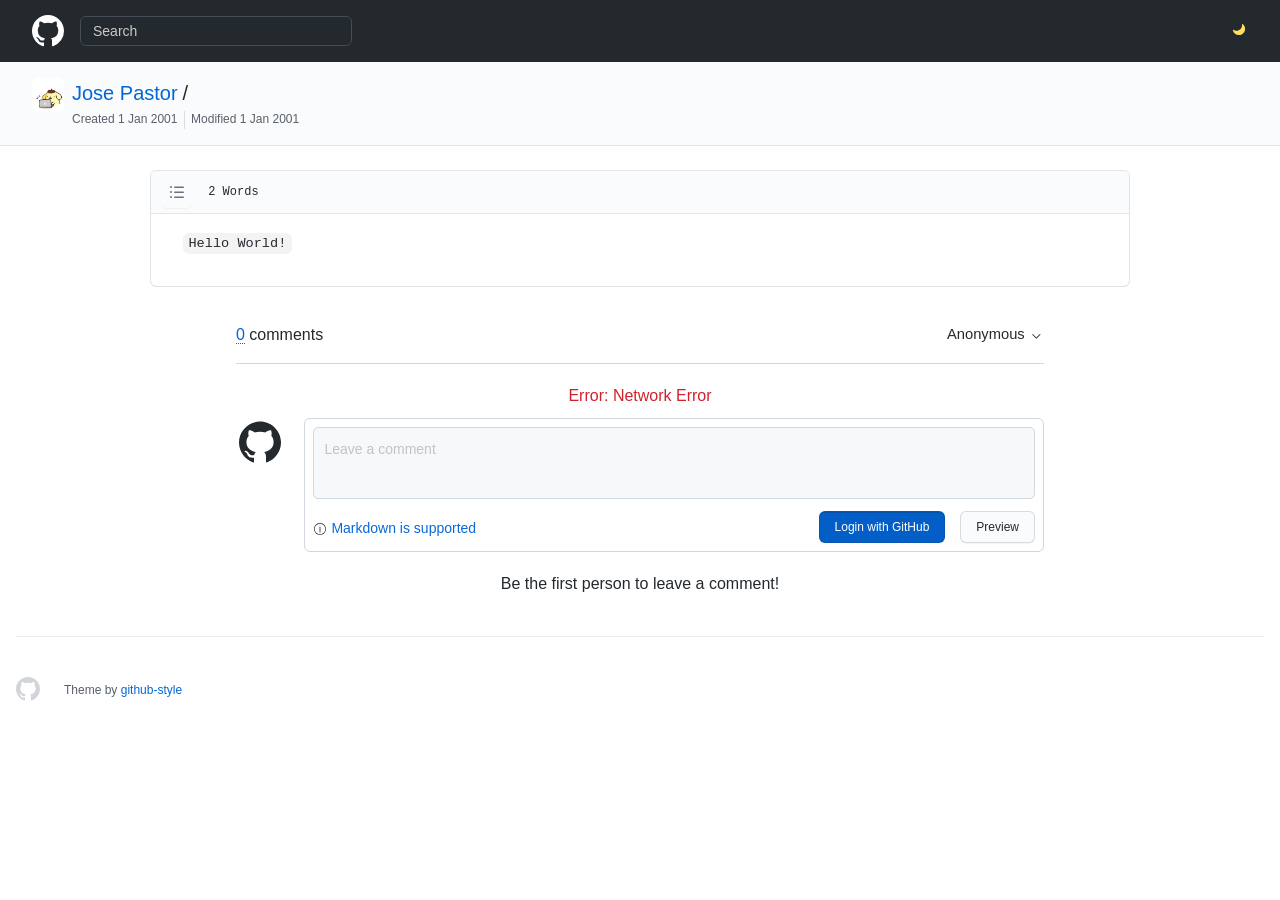
<file: readme/index.html>
<!DOCTYPE html>
<html lang="en-us">
<head>
    <meta charset="utf-8">
    <meta name="viewport" content="width=device-width">
    <script type="application/javascript" src='https://jpastorm.github.io/js/theme-mode.js'></script>
    <link rel="stylesheet" href='https://jpastorm.github.io/css/frameworks.min.css' />
    <link rel="stylesheet" href='https://jpastorm.github.io/css/github.min.css' />
    <link rel="stylesheet" href='https://jpastorm.github.io/css/github-style.css' />
    <link rel="stylesheet" href='https://jpastorm.github.io/css/light.css' />
    <link rel="stylesheet" href='https://jpastorm.github.io/css/dark.css' />
    <link rel="stylesheet" href='https://jpastorm.github.io/css/syntax.css' />
    <title> - jpastorm blog</title>
    
    <link rel="icon" type="image/x-icon" href='/images/favicon.ico'>
    
    <meta name="theme-color" content="#1e2327">

    
    <meta name="description"
  content="Hello World!" />
<meta name="keywords"
  content='blog' />
<meta name="robots" content="noodp" />
<link rel="canonical" href="https://jpastorm.github.io/readme/" />


<meta name="twitter:card" content="summary" />
<meta name="twitter:title" content=" - jpastorm blog" />
<meta name="twitter:description"
  content="Hello World!" />
<meta name="twitter:site" content="https://jpastorm.github.io" />
<meta name="twitter:creator" content="" />
<meta name="twitter:image"
  content="https://jpastorm.github.io">


<meta property="og:type" content="article" />
<meta property="og:title" content=" - jpastorm blog">
<meta property="og:description"
  content="Hello World!" />
<meta property="og:url" content="https://jpastorm.github.io/readme/" />
<meta property="og:site_name" content="" />
<meta property="og:image"
  content="https://jpastorm.github.io">
<meta property="og:image:width" content="2048">
<meta property="og:image:height" content="1024">










</head>

<body>
  <div style="position: relative">
  <header class="Header js-details-container Details px-3 px-md-4 px-lg-5 flex-wrap flex-md-nowrap open Details--on">
    <div class="Header-item mobile-none" style="margin-top: -4px; margin-bottom: -4px;">
      <a class="Header-link" href="https://jpastorm.github.io">
        <svg class="octicon" height="32" viewBox="0 0 16 16" version="1.1" width="32">
          <path fill-rule="evenodd"
            d="M8 0C3.58 0 0 3.58 0 8c0 3.54 2.29 6.53 5.47 7.59.4.07.55-.17.55-.38 0-.19-.01-.82-.01-1.49-2.01.37-2.53-.49-2.69-.94-.09-.23-.48-.94-.82-1.13-.28-.15-.68-.52-.01-.53.63-.01 1.08.58 1.23.82.72 1.21 1.87.87 2.33.66.07-.52.28-.87.51-1.07-1.78-.2-3.64-.89-3.64-3.95 0-.87.31-1.59.82-2.15-.08-.2-.36-1.02.08-2.12 0 0 .67-.21 2.2.82.64-.18 1.32-.27 2-.27.68 0 1.36.09 2 .27 1.53-1.04 2.2-.82 2.2-.82.44 1.1.16 1.92.08 2.12.51.56.82 1.27.82 2.15 0 3.07-1.87 3.75-3.65 3.95.29.25.54.73.54 1.48 0 1.07-.01 1.93-.01 2.2 0 .21.15.46.55.38A8.013 8.013 0 0016 8c0-4.42-3.58-8-8-8z">
          </path>
        </svg>
      </a>
    </div>
    <div class="Header-item d-md-none">
      <button class="Header-link btn-link js-details-target" type="button"
        onclick="document.querySelector('#header-search').style.display = document.querySelector('#header-search').style.display == 'none'? 'block': 'none'">
        <svg height="24" class="octicon octicon-three-bars" viewBox="0 0 16 16" version="1.1" width="24">
          <path fill-rule="evenodd"
            d="M1 2.75A.75.75 0 011.75 2h12.5a.75.75 0 110 1.5H1.75A.75.75 0 011 2.75zm0 5A.75.75 0 011.75 7h12.5a.75.75 0 110 1.5H1.75A.75.75 0 011 7.75zM1.75 12a.75.75 0 100 1.5h12.5a.75.75 0 100-1.5H1.75z">
          </path>
        </svg>
      </button>
    </div>
    <div style="display: none;" id="header-search"
      class="Header-item Header-item--full flex-column flex-md-row width-full flex-order-2 flex-md-order-none mr-0 mr-md-3 mt-3 mt-md-0 Details-content--hidden-not-important d-md-flex">
      <div
        class="Header-search header-search flex-auto js-site-search position-relative flex-self-stretch flex-md-self-auto mb-3 mb-md-0 mr-0 mr-md-3 scoped-search site-scoped-search js-jump-to">
        <div class="position-relative">
          <form target="_blank" action="https://www.google.com/search" accept-charset="UTF-8" method="get"
            autocomplete="off">
            <label
              class="Header-search-label form-control input-sm header-search-wrapper p-0 js-chromeless-input-container header-search-wrapper-jump-to position-relative d-flex flex-justify-between flex-items-center">
              <input type="text"
                class="Header-search-input form-control input-sm header-search-input jump-to-field js-jump-to-field js-site-search-focus js-site-search-field is-clearable"
                name="q" value="" placeholder="Search" autocomplete="off">
              <input type="hidden" name="q" value="site:https://jpastorm.github.io">
            </label>
          </form>
        </div>
      </div>
    </div>

    <div class="Header-item Header-item--full flex-justify-center d-md-none position-relative">
      <a class="Header-link " href="https://jpastorm.github.io">
        <svg class="octicon octicon-mark-github v-align-middle" height="32" viewBox="0 0 16 16" version="1.1"
          width="32">
          <path fill-rule="evenodd"
            d="M8 0C3.58 0 0 3.58 0 8c0 3.54 2.29 6.53 5.47 7.59.4.07.55-.17.55-.38 0-.19-.01-.82-.01-1.49-2.01.37-2.53-.49-2.69-.94-.09-.23-.48-.94-.82-1.13-.28-.15-.68-.52-.01-.53.63-.01 1.08.58 1.23.82.72 1.21 1.87.87 2.33.66.07-.52.28-.87.51-1.07-1.78-.2-3.64-.89-3.64-3.95 0-.87.31-1.59.82-2.15-.08-.2-.36-1.02.08-2.12 0 0 .67-.21 2.2.82.64-.18 1.32-.27 2-.27.68 0 1.36.09 2 .27 1.53-1.04 2.2-.82 2.2-.82.44 1.1.16 1.92.08 2.12.51.56.82 1.27.82 2.15 0 3.07-1.87 3.75-3.65 3.95.29.25.54.73.54 1.48 0 1.07-.01 1.93-.01 2.2 0 .21.15.46.55.38A8.013 8.013 0 0016 8c0-4.42-3.58-8-8-8z">
          </path>
        </svg>
      </a>
    </div>
    <div class="Header-item" style="margin-right: 0;">
      <a href="javascript:void(0)" class="Header-link no-select" onclick="switchTheme()">
        <svg style="fill: var(--color-profile-color-modes-toggle-moon);" class="no-select" viewBox="0 0 16 16"
          version="1.1" width="16" height="16">
          <path fill-rule="evenodd" clip-rule="evenodd"
            d="M4.52208 7.71754C7.5782 7.71754 10.0557 5.24006 10.0557 2.18394C10.0557 1.93498 10.0392 1.68986 10.0074 1.44961C9.95801 1.07727 10.3495 0.771159 10.6474 0.99992C12.1153 2.12716 13.0615 3.89999 13.0615 5.89383C13.0615 9.29958 10.3006 12.0605 6.89485 12.0605C3.95334 12.0605 1.49286 10.001 0.876728 7.24527C0.794841 6.87902 1.23668 6.65289 1.55321 6.85451C2.41106 7.40095 3.4296 7.71754 4.52208 7.71754Z">
          </path>
        </svg>
      </a>
    </div>
  </header>
</div>
  
<div>
  <main>
    <div class="gisthead pagehead bg-gray-light pb-0 pt-3 mb-4">
      <div class="px-0">
        <div class="mb-3 d-flex px-3 px-md-3 px-lg-5">
          <div class="flex-auto min-width-0 width-fit mr-3">
            <div class="d-flex">
              <div class="d-none d-md-block">
                <a class="avatar mr-2 flex-shrink-0" href="https://jpastorm.github.io">
                  <img class=" avatar-user"
                    src="https://jpastorm.github.io/images/avatar.png"
                    width="32" height="32"></a>
              </div>
              <div class="d-flex flex-column">
                <h1 class="break-word f3 text-normal mb-md-0 mb-1">
                  <span class="author">
                    <a href="https://jpastorm.github.io">Jose Pastor</a></span><span
                    class="path-divider">/</span><strong class="css-truncate-target mr-1" style="max-width: 410px"><a
                      href="https://jpastorm.github.io/readme/"></a></strong>
                </h1>
                <div class="note m-0">
                  Created <relative-time datetime="Mon, 01 Jan 0001 00:00:00 &#43;0000"
                    class="no-wrap">
                    Mon, 01 Jan 0001 00:00:00 &#43;0000</relative-time>

                  
                  <span class="file-info-divider"></span>
                  Modified <relative-time datetime="Mon, 01 Jan 0001 00:00:00 &#43;0000"
                    class="no-wrap">
                    Mon, 01 Jan 0001 00:00:00 &#43;0000</relative-time>
                  
                </div>
              </div>
            </div>
          </div>
        </div>
      </div>
    </div>

    <div class="container-lg px-3 new-discussion-timeline">
      <div class="repository-content gist-content">
        <div>
          <div class="js-gist-file-update-container js-task-list-container file-box">
            <div id="file-pytest" class="file my-2">
              <div id="post-header" class="file-header d-flex flex-md-items-center flex-items-start sticky-header" style="z-index: 2">
                <div class="file-info d-flex flex-md-items-center flex-items-start flex-order-1 flex-auto">
                  <div class="text-mono f6 flex-auto pr-3 flex-order-2 flex-md-order-1 mt-2 mt-md-0">
                    
                    <summary id="toc-toggle" onclick="clickToc()" class="btn btn-octicon m-0 mr-2 p-2">
                      <svg aria-hidden="true" viewBox="0 0 16 16" height="16" width="16" class="octicon octicon-list-unordered">
                        <path fill-rule="evenodd" d="M2 4a1 1 0 100-2 1 1 0 000 2zm3.75-1.5a.75.75 0 000 1.5h8.5a.75.75 0 000-1.5h-8.5zm0 5a.75.75 0 000 1.5h8.5a.75.75 0 000-1.5h-8.5zm0 5a.75.75 0 000 1.5h8.5a.75.75 0 000-1.5h-8.5zM3 8a1 1 0 11-2 0 1 1 0 012 0zm-1 6a1 1 0 100-2 1 1 0 000 2z"></path>
                      </svg>
                    </summary>
                    <details-menu class="SelectMenu" id="toc-details" style="display: none;">
                      <div class="SelectMenu-modal rounded-3 mt-1" style="max-height: 340px;">
                        <div class="SelectMenu-list SelectMenu-list--borderless p-2" style="overscroll-behavior: contain;" id="toc-list">
                        </div>
                      </div>
                    </details-menu>
                      2 Words
                    

                  </div>
                  <div class="file-actions flex-order-2 pt-0">
                    
                  </div>
                </div>
              </div>


              <div class="Box-body px-5 pb-5" style="z-index: 1">
                <article class="markdown-body entry-content container-lg"><p><code>Hello World!</code></p>
</article>
              </div>
            </div>
          </div>
        </div>
      </div>
    </div>
  </main>
</div>
<script type="application/javascript" src='https://jpastorm.github.io/js/toc.js'></script>
<link rel="stylesheet" href='https://jpastorm.github.io/css/toc.css' />

<div id="gitalk-container" class="gitalk-container"></div>
<link rel="stylesheet" href='https://jpastorm.github.io/css/gitalk.css'>
<script src='https://jpastorm.github.io/js/gitalk.min.js'></script>
<script>
  const gitalk = new Gitalk({
    clientID: '198736',
    clientSecret: 'Iv1.72e48895fc7f4346',
    repo: 'jpastorm.github.io',
    owner: 'jpastorm',
    admin: ['jpastorm'],
    id: eval("location.pathname"), 
    distractionFreeMode: false 
  });
  (function() {
    gitalk.render('gitalk-container');
  })();
</script>


  <div class="footer container-xl width-full p-responsive">
  <div
    class="position-relative d-flex flex-row-reverse flex-lg-row flex-wrap flex-lg-nowrap flex-justify-center flex-lg-justify-between flex-sm-items-center pt-6 pb-2 mt-6 f6 text-gray border-top border-gray-light ">
    <a aria-label="Homepage" title="GitHub" class="footer-octicon d-none d-lg-block mr-lg-4" href="https://jpastorm.github.io">
      <svg height="24" class="octicon octicon-mark-github" viewBox="0 0 16 16" version="1.1" width="24">
        <path fill-rule="evenodd"
          d="M8 0C3.58 0 0 3.58 0 8c0 3.54 2.29 6.53 5.47 7.59.4.07.55-.17.55-.38 0-.19-.01-.82-.01-1.49-2.01.37-2.53-.49-2.69-.94-.09-.23-.48-.94-.82-1.13-.28-.15-.68-.52-.01-.53.63-.01 1.08.58 1.23.82.72 1.21 1.87.87 2.33.66.07-.52.28-.87.51-1.07-1.78-.2-3.64-.89-3.64-3.95 0-.87.31-1.59.82-2.15-.08-.2-.36-1.02.08-2.12 0 0 .67-.21 2.2.82.64-.18 1.32-.27 2-.27.68 0 1.36.09 2 .27 1.53-1.04 2.2-.82 2.2-.82.44 1.1.16 1.92.08 2.12.51.56.82 1.27.82 2.15 0 3.07-1.87 3.75-3.65 3.95.29.25.54.73.54 1.48 0 1.07-.01 1.93-.01 2.2 0 .21.15.46.55.38A8.013 8.013 0 0016 8c0-4.42-3.58-8-8-8z">
        </path>
      </svg>
    </a>
    <ul class="list-style-none d-flex flex-wrap col-12 flex-justify-center flex-lg-justify-between mb-2 mb-lg-0">
      
      <li class="mr-3 mr-lg-0">Theme by <a href='https://github.com/MeiK2333/github-style'>github-style</a></li>
      
    </ul>
  </div>
  <div class="d-flex flex-justify-center pb-6">
    <span class="f6 text-gray-light"></span>
  </div>


</div>
</body>

<script type="application/javascript" src="https://jpastorm.github.io/js/github-style.js"></script>



</html>
</file>
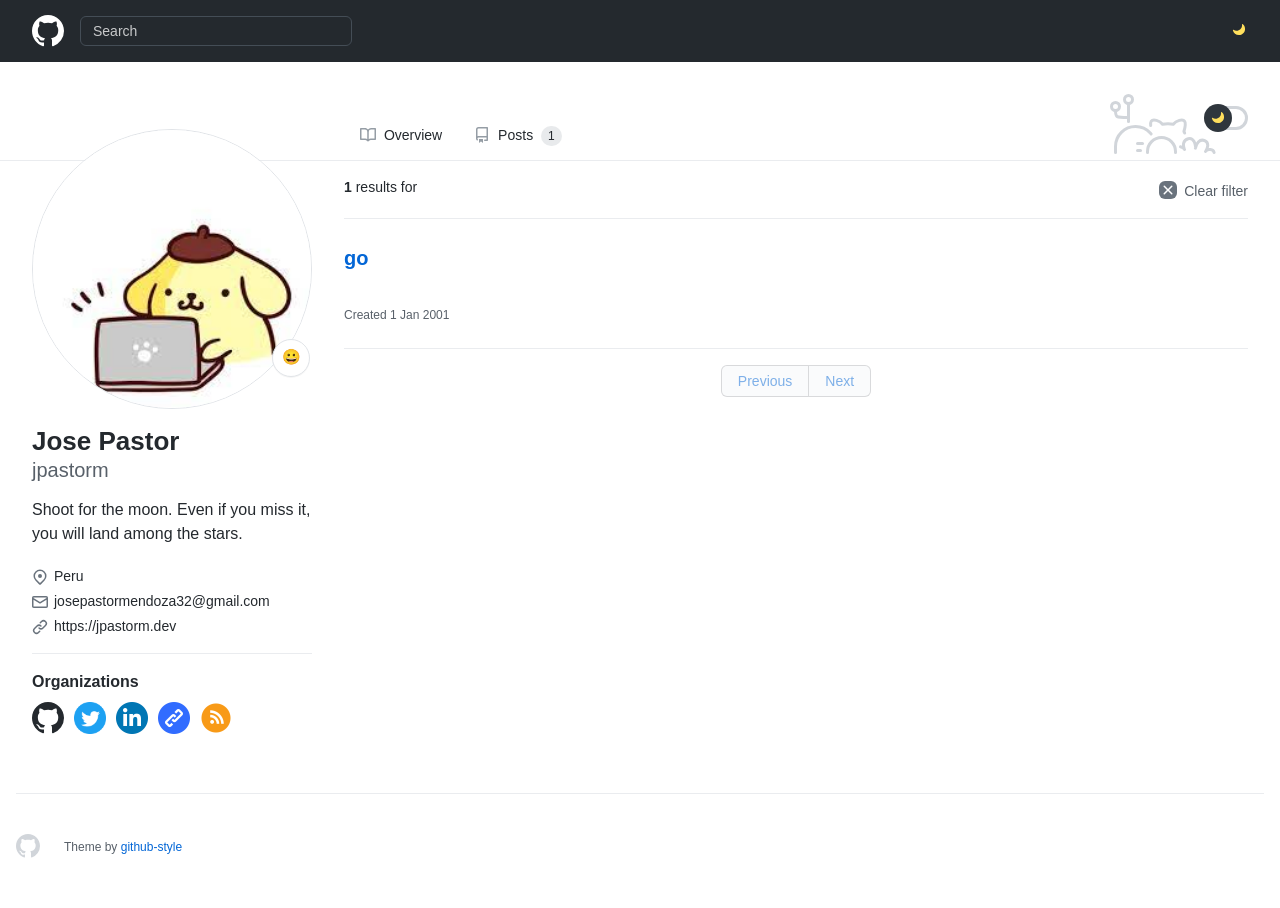
<file: tags/index.html>
<!DOCTYPE html>
<html lang="en-us">
<head>
    <meta charset="utf-8">
    <meta name="viewport" content="width=device-width">
    <script type="application/javascript" src='https://jpastorm.github.io/js/theme-mode.js'></script>
    <link rel="stylesheet" href='https://jpastorm.github.io/css/frameworks.min.css' />
    <link rel="stylesheet" href='https://jpastorm.github.io/css/github.min.css' />
    <link rel="stylesheet" href='https://jpastorm.github.io/css/github-style.css' />
    <link rel="stylesheet" href='https://jpastorm.github.io/css/light.css' />
    <link rel="stylesheet" href='https://jpastorm.github.io/css/dark.css' />
    <link rel="stylesheet" href='https://jpastorm.github.io/css/syntax.css' />
    <title>Tags - jpastorm blog</title>
    
    <link rel="icon" type="image/x-icon" href='/images/favicon.ico'>
    
    <meta name="theme-color" content="#1e2327">

    
    <meta name="description"
  content="" />
<meta name="keywords"
  content='blog' />
<meta name="robots" content="noodp" />
<link rel="canonical" href="https://jpastorm.github.io/tags/" />


<meta name="twitter:card" content="summary" />
<meta name="twitter:title" content="Tags - jpastorm blog" />
<meta name="twitter:description"
  content="" />
<meta name="twitter:site" content="https://jpastorm.github.io" />
<meta name="twitter:creator" content="" />
<meta name="twitter:image"
  content="https://jpastorm.github.io">


<meta property="og:type" content="website" />
<meta property="og:title" content="Tags - jpastorm blog">
<meta property="og:description"
  content="" />
<meta property="og:url" content="https://jpastorm.github.io/tags/" />
<meta property="og:site_name" content="Tags" />
<meta property="og:image"
  content="https://jpastorm.github.io">
<meta property="og:image:width" content="2048">
<meta property="og:image:height" content="1024">




<link href="/tags/index.xml" rel="alternate" type="application/rss+xml" title="jpastorm blog" />







</head>

<body>
  <div style="position: relative">
  <header class="Header js-details-container Details px-3 px-md-4 px-lg-5 flex-wrap flex-md-nowrap open Details--on">
    <div class="Header-item mobile-none" style="margin-top: -4px; margin-bottom: -4px;">
      <a class="Header-link" href="https://jpastorm.github.io">
        <svg class="octicon" height="32" viewBox="0 0 16 16" version="1.1" width="32">
          <path fill-rule="evenodd"
            d="M8 0C3.58 0 0 3.58 0 8c0 3.54 2.29 6.53 5.47 7.59.4.07.55-.17.55-.38 0-.19-.01-.82-.01-1.49-2.01.37-2.53-.49-2.69-.94-.09-.23-.48-.94-.82-1.13-.28-.15-.68-.52-.01-.53.63-.01 1.08.58 1.23.82.72 1.21 1.87.87 2.33.66.07-.52.28-.87.51-1.07-1.78-.2-3.64-.89-3.64-3.95 0-.87.31-1.59.82-2.15-.08-.2-.36-1.02.08-2.12 0 0 .67-.21 2.2.82.64-.18 1.32-.27 2-.27.68 0 1.36.09 2 .27 1.53-1.04 2.2-.82 2.2-.82.44 1.1.16 1.92.08 2.12.51.56.82 1.27.82 2.15 0 3.07-1.87 3.75-3.65 3.95.29.25.54.73.54 1.48 0 1.07-.01 1.93-.01 2.2 0 .21.15.46.55.38A8.013 8.013 0 0016 8c0-4.42-3.58-8-8-8z">
          </path>
        </svg>
      </a>
    </div>
    <div class="Header-item d-md-none">
      <button class="Header-link btn-link js-details-target" type="button"
        onclick="document.querySelector('#header-search').style.display = document.querySelector('#header-search').style.display == 'none'? 'block': 'none'">
        <svg height="24" class="octicon octicon-three-bars" viewBox="0 0 16 16" version="1.1" width="24">
          <path fill-rule="evenodd"
            d="M1 2.75A.75.75 0 011.75 2h12.5a.75.75 0 110 1.5H1.75A.75.75 0 011 2.75zm0 5A.75.75 0 011.75 7h12.5a.75.75 0 110 1.5H1.75A.75.75 0 011 7.75zM1.75 12a.75.75 0 100 1.5h12.5a.75.75 0 100-1.5H1.75z">
          </path>
        </svg>
      </button>
    </div>
    <div style="display: none;" id="header-search"
      class="Header-item Header-item--full flex-column flex-md-row width-full flex-order-2 flex-md-order-none mr-0 mr-md-3 mt-3 mt-md-0 Details-content--hidden-not-important d-md-flex">
      <div
        class="Header-search header-search flex-auto js-site-search position-relative flex-self-stretch flex-md-self-auto mb-3 mb-md-0 mr-0 mr-md-3 scoped-search site-scoped-search js-jump-to">
        <div class="position-relative">
          <form target="_blank" action="https://www.google.com/search" accept-charset="UTF-8" method="get"
            autocomplete="off">
            <label
              class="Header-search-label form-control input-sm header-search-wrapper p-0 js-chromeless-input-container header-search-wrapper-jump-to position-relative d-flex flex-justify-between flex-items-center">
              <input type="text"
                class="Header-search-input form-control input-sm header-search-input jump-to-field js-jump-to-field js-site-search-focus js-site-search-field is-clearable"
                name="q" value="" placeholder="Search" autocomplete="off">
              <input type="hidden" name="q" value="site:https://jpastorm.github.io">
            </label>
          </form>
        </div>
      </div>
    </div>

    <div class="Header-item Header-item--full flex-justify-center d-md-none position-relative">
      <a class="Header-link " href="https://jpastorm.github.io">
        <svg class="octicon octicon-mark-github v-align-middle" height="32" viewBox="0 0 16 16" version="1.1"
          width="32">
          <path fill-rule="evenodd"
            d="M8 0C3.58 0 0 3.58 0 8c0 3.54 2.29 6.53 5.47 7.59.4.07.55-.17.55-.38 0-.19-.01-.82-.01-1.49-2.01.37-2.53-.49-2.69-.94-.09-.23-.48-.94-.82-1.13-.28-.15-.68-.52-.01-.53.63-.01 1.08.58 1.23.82.72 1.21 1.87.87 2.33.66.07-.52.28-.87.51-1.07-1.78-.2-3.64-.89-3.64-3.95 0-.87.31-1.59.82-2.15-.08-.2-.36-1.02.08-2.12 0 0 .67-.21 2.2.82.64-.18 1.32-.27 2-.27.68 0 1.36.09 2 .27 1.53-1.04 2.2-.82 2.2-.82.44 1.1.16 1.92.08 2.12.51.56.82 1.27.82 2.15 0 3.07-1.87 3.75-3.65 3.95.29.25.54.73.54 1.48 0 1.07-.01 1.93-.01 2.2 0 .21.15.46.55.38A8.013 8.013 0 0016 8c0-4.42-3.58-8-8-8z">
          </path>
        </svg>
      </a>
    </div>
    <div class="Header-item" style="margin-right: 0;">
      <a href="javascript:void(0)" class="Header-link no-select" onclick="switchTheme()">
        <svg style="fill: var(--color-profile-color-modes-toggle-moon);" class="no-select" viewBox="0 0 16 16"
          version="1.1" width="16" height="16">
          <path fill-rule="evenodd" clip-rule="evenodd"
            d="M4.52208 7.71754C7.5782 7.71754 10.0557 5.24006 10.0557 2.18394C10.0557 1.93498 10.0392 1.68986 10.0074 1.44961C9.95801 1.07727 10.3495 0.771159 10.6474 0.99992C12.1153 2.12716 13.0615 3.89999 13.0615 5.89383C13.0615 9.29958 10.3006 12.0605 6.89485 12.0605C3.95334 12.0605 1.49286 10.001 0.876728 7.24527C0.794841 6.87902 1.23668 6.65289 1.55321 6.85451C2.41106 7.40095 3.4296 7.71754 4.52208 7.71754Z">
          </path>
        </svg>
      </a>
    </div>
  </header>
</div>
  
<div class="application-main">
  <main>
    


<div class="mt-4 position-sticky top-0 d-none d-md-block bg-white width-full border-bottom color-border-secondary"
  style="z-index:3;">
  <div class="container-xl px-3 px-md-4 px-lg-5">
    <div class="gutter-condensed gutter-lg flex-column flex-md-row d-flex">
      <div class="flex-shrink-0 col-12 col-md-3 mb-4 mb-md-0">
      </div>
      <div class="flex-shrink-0 col-12 col-md-9 mb-4 mb-md-0">
        <div class="UnderlineNav width-full box-shadow-none hx_UnderlineNav-with-profile-color-modes-banner">
          <nav class="UnderlineNav-body">
            <a class="UnderlineNav-item " href="https://jpastorm.github.io">
              <svg class="octicon octicon-book UnderlineNav-octicon hide-sm" height="16" viewBox="0 0 16 16"
                version="1.1" width="16">
                <path fill-rule="evenodd"
                  d="M0 1.75A.75.75 0 01.75 1h4.253c1.227 0 2.317.59 3 1.501A3.744 3.744 0 0111.006 1h4.245a.75.75 0 01.75.75v10.5a.75.75 0 01-.75.75h-4.507a2.25 2.25 0 00-1.591.659l-.622.621a.75.75 0 01-1.06 0l-.622-.621A2.25 2.25 0 005.258 13H.75a.75.75 0 01-.75-.75V1.75zm8.755 3a2.25 2.25 0 012.25-2.25H14.5v9h-3.757c-.71 0-1.4.201-1.992.572l.004-7.322zm-1.504 7.324l.004-5.073-.002-2.253A2.25 2.25 0 005.003 2.5H1.5v9h3.757a3.75 3.75 0 011.994.574z">
                </path>
              </svg>
              Overview
            </a>
            <a class="UnderlineNav-item " href="https://jpastorm.github.io/post/">
              <svg class="octicon octicon-repo UnderlineNav-octicon hide-sm" height="16" viewBox="0 0 16 16"
                version="1.1" width="16">
                <path fill-rule="evenodd"
                  d="M2 2.5A2.5 2.5 0 014.5 0h8.75a.75.75 0 01.75.75v12.5a.75.75 0 01-.75.75h-2.5a.75.75 0 110-1.5h1.75v-2h-8a1 1 0 00-.714 1.7.75.75 0 01-1.072 1.05A2.495 2.495 0 012 11.5v-9zm10.5-1V9h-8c-.356 0-.694.074-1 .208V2.5a1 1 0 011-1h8zM5 12.25v3.25a.25.25 0 00.4.2l1.45-1.087a.25.25 0 01.3 0L8.6 15.7a.25.25 0 00.4-.2v-3.25a.25.25 0 00-.25-.25h-3.5a.25.25 0 00-.25.25z">
                </path>
              </svg>
              Posts
              <span class="Counter">1</span>
            </a>
          </nav>
          <div class="profile-color-modes js-promo-color-modes-banner-profile isInitialToggle">
            <svg width="106" height="60" viewBox="0 0 106 60" fill="none" stroke-width="3" stroke-linecap="round"
              stroke-linejoin="round" xmlns="http://www.w3.org/2000/svg">
              <g class="profile-color-modes-illu-group profile-color-modes-illu-red">
                <path d="M37.5 58.5V57.5C37.5 49.768 43.768 43.5 51.5 43.5V43.5C59.232 43.5 65.5 49.768 65.5 57.5V58.5">
                </path>
              </g>
              <g class="profile-color-modes-illu-group profile-color-modes-illu-orange">
                <path
                  d="M104.07 58.5C103.401 55.092 97.7635 54.3869 95.5375 57.489C97.4039 54.6411 99.7685 48.8845 94.6889 46.6592C89.4817 44.378 86.1428 50.1604 85.3786 54.1158C85.9519 50.4768 83.7226 43.294 78.219 44.6737C72.7154 46.0534 72.7793 51.3754 74.4992 55.489C74.169 54.7601 72.4917 53.3567 70.5 52.8196">
                </path>
              </g>
              <g class="profile-color-modes-illu-group profile-color-modes-illu-purple">
                <path
                  d="M5.51109 58.5V52.5C5.51109 41.4543 14.4654 32.5 25.5111 32.5C31.4845 32.5 36.8464 35.1188 40.5111 39.2709C40.7212 39.5089 40.9258 39.7521 41.1245 40">
                </path>
                <path d="M27.511 49.5C29.6777 49.5 28.911 49.5 32.511 49.5"></path>
                <path d="M27.511 56.5C29.6776 56.5 26.911 56.5 30.511 56.5"></path>
              </g>
              <g class="profile-color-modes-illu-group profile-color-modes-illu-green">
                <circle cx="5.5" cy="12.5" r="4"></circle>
                <circle cx="18.5" cy="5.5" r="4"></circle>
                <path d="M18.5 9.5L18.5 27.5"></path>
                <path d="M18.5 23.5C6 23.5 5.5 23.6064 5.5 16.5"></path>
              </g>
              <g class="profile-color-modes-illu-group profile-color-modes-illu-blue">
                <g class="profile-color-modes-illu-frame">
                  <path
                    d="M40.6983 31.5C40.5387 29.6246 40.6456 28.0199 41.1762 27.2317C42.9939 24.5312 49.7417 26.6027 52.5428 30.2409C54.2551 29.8552 56.0796 29.6619 57.9731 29.6619C59.8169 29.6619 61.5953 29.8452 63.2682 30.211C66.0833 26.5913 72.799 24.5386 74.6117 27.2317C75.6839 28.8246 75.0259 33.7525 73.9345 37.5094C74.2013 37.9848 74.4422 38.4817 74.6555 39">
                  </path>
                </g>
                <g class="profile-color-modes-illu-frame">
                  <path
                    d="M41.508 31.5C41.6336 31.2259 41.7672 30.9582 41.9085 30.6968C40.7845 26.9182 40.086 21.8512 41.1762 20.2317C42.9939 17.5312 49.7417 19.6027 52.5428 23.2409C54.2551 22.8552 56.0796 22.6619 57.9731 22.6619C59.8169 22.6619 61.5953 22.8452 63.2682 23.211C66.0833 19.5913 72.799 17.5386 74.6117 20.2317C75.6839 21.8246 75.0259 26.7525 73.9345 30.5094C75.1352 32.6488 75.811 35.2229 75.811 38.2283C75.811 38.49 75.8058 38.7472 75.7957 39">
                  </path>
                  <path d="M49.4996 33V35.6757"></path>
                  <path d="M67.3375 33V35.6757"></path>
                </g>
                <g class="profile-color-modes-illu-frame">
                  <path
                    d="M41.508 31.5C41.6336 31.2259 41.7672 30.9582 41.9085 30.6968C40.7845 26.9182 40.086 21.8512 41.1762 20.2317C42.9939 17.5312 49.7417 19.6027 52.5428 23.2409C54.2551 22.8552 56.0796 22.6619 57.9731 22.6619C59.8169 22.6619 61.5953 22.8452 63.2682 23.211C66.0833 19.5913 72.799 17.5386 74.6117 20.2317C75.6839 21.8246 75.0259 26.7525 73.9345 30.5094C75.1352 32.6488 75.811 35.2229 75.811 38.2283C75.811 38.49 75.8058 38.7472 75.7957 39">
                  </path>
                </g>
                <g class="profile-color-modes-illu-frame">
                  <path
                    d="M41.508 31.5C41.6336 31.2259 41.7672 30.9582 41.9085 30.6968C40.7845 26.9182 40.086 21.8512 41.1762 20.2317C42.9939 17.5312 49.7417 19.6027 52.5428 23.2409C54.2551 22.8552 56.0796 22.6619 57.9731 22.6619C59.8169 22.6619 61.5953 22.8452 63.2682 23.211C66.0833 19.5913 72.799 17.5386 74.6117 20.2317C75.6839 21.8246 75.0259 26.7525 73.9345 30.5094C75.1352 32.6488 75.811 35.2229 75.811 38.2283C75.811 38.49 75.8058 38.7472 75.7957 39">
                  </path>
                  <path d="M49.4996 33V35.6757"></path>
                  <path d="M67.3375 33V35.6757"></path>
                </g>
                <g class="profile-color-modes-illu-frame">
                  <path
                    d="M41.508 31.5C41.6336 31.2259 41.7672 30.9582 41.9085 30.6968C40.7845 26.9182 40.086 21.8512 41.1762 20.2317C42.9939 17.5312 49.7417 19.6027 52.5428 23.2409C54.2551 22.8552 56.0796 22.6619 57.9731 22.6619C59.8169 22.6619 61.5953 22.8452 63.2682 23.211C66.0833 19.5913 72.799 17.5386 74.6117 20.2317C75.6839 21.8246 75.0259 26.7525 73.9345 30.5094C75.1352 32.6488 75.811 35.2229 75.811 38.2283C75.811 38.49 75.8058 38.7472 75.7957 39">
                  </path>
                </g>
                <g class="profile-color-modes-illu-frame">
                  <path
                    d="M41.508 31.5C41.6336 31.2259 41.7672 30.9582 41.9085 30.6968C40.7845 26.9182 40.086 21.8512 41.1762 20.2317C42.9939 17.5312 49.7417 19.6027 52.5428 23.2409C54.2551 22.8552 56.0796 22.6619 57.9731 22.6619C59.8169 22.6619 61.5953 22.8452 63.2682 23.211C66.0833 19.5913 72.799 17.5386 74.6117 20.2317C75.6839 21.8246 75.0259 26.7525 73.9345 30.5094C75.1352 32.6488 75.811 35.2229 75.811 38.2283C75.811 38.49 75.8058 38.7472 75.7957 39">
                  </path>
                  <path d="M49.4996 33V35.6757"></path>
                  <path d="M67.3375 33V35.6757"></path>
                </g>
                <g class="profile-color-modes-illu-frame">
                  <path
                    d="M73.4999 40.2236C74.9709 38.2049 75.8108 35.5791 75.8108 32.2283C75.8108 29.2229 75.1351 26.6488 73.9344 24.5094C75.0258 20.7525 75.6838 15.8246 74.6116 14.2317C72.7989 11.5386 66.0832 13.5913 63.2681 17.211C61.5952 16.8452 59.8167 16.6619 57.973 16.6619C56.0795 16.6619 54.2549 16.8552 52.5427 17.2409C49.7416 13.6027 42.9938 11.5312 41.176 14.2317C40.0859 15.8512 40.7843 20.9182 41.9084 24.6968C41.003 26.3716 40.4146 28.3065 40.2129 30.5">
                  </path>
                  <path d="M82.9458 30.5471L76.8413 31.657"></path>
                  <path d="M76.2867 34.4319L81.8362 37.7616"></path>
                  <path d="M49.4995 27.8242V30.4999"></path>
                  <path d="M67.3374 27.8242V30.4998"></path>
                </g>
                <g class="profile-color-modes-illu-frame">
                  <path
                    d="M45.3697 34.2658C41.8877 32.1376 39.7113 28.6222 39.7113 23.2283C39.7113 20.3101 40.3483 17.7986 41.4845 15.6968C40.3605 11.9182 39.662 6.85125 40.7522 5.23168C42.5699 2.53117 49.3177 4.6027 52.1188 8.24095C53.831 7.85521 55.6556 7.66186 57.5491 7.66186C59.3929 7.66186 61.1713 7.84519 62.8442 8.21095C65.6593 4.59134 72.375 2.5386 74.1877 5.23168C75.2599 6.82461 74.6019 11.7525 73.5105 15.5094C74.7112 17.6488 75.3869 20.2229 75.3869 23.2283C75.3869 28.6222 73.2105 32.1376 69.7285 34.2658C70.8603 35.5363 72.6057 38.3556 73.3076 40">
                  </path>
                  <path d="M49.0747 19.8242V22.4999"></path>
                  <path
                    d="M54.0991 28C54.6651 29.0893 55.7863 30.0812 57.9929 30.0812C59.0642 30.0812 59.8797 29.8461 60.5 29.4788">
                  </path>
                  <path d="M66.9126 19.8242V22.4999"></path>
                  <path d="M33.2533 20.0237L39.0723 22.1767"></path>
                  <path d="M39.1369 25.0058L33.0935 27.3212"></path>
                  <path d="M81.8442 19.022L76.0252 21.1751"></path>
                  <path d="M75.961 24.0041L82.0045 26.3196"></path>
                </g>
                <g class="profile-color-modes-illu-frame">
                  <path
                    d="M73.4999 40.2236C74.9709 38.2049 75.8108 35.5791 75.8108 32.2283C75.8108 29.2229 75.1351 26.6488 73.9344 24.5094C75.0258 20.7525 75.6838 15.8246 74.6116 14.2317C72.7989 11.5386 66.0832 13.5913 63.2681 17.211C61.5952 16.8452 59.8167 16.6619 57.973 16.6619C56.0795 16.6619 54.2549 16.8552 52.5427 17.2409C49.7416 13.6027 42.9938 11.5312 41.176 14.2317C40.0859 15.8512 40.7843 20.9182 41.9084 24.6968C41.003 26.3716 40.4146 28.3065 40.2129 30.5">
                  </path>
                  <path d="M82.9458 30.5471L76.8413 31.657"></path>
                  <path d="M76.2867 34.4319L81.8362 37.7616"></path>
                  <path d="M49.4995 27.8242V30.4999"></path>
                  <path d="M67.3374 27.8242V30.4998"></path>
                </g>
                <g class="profile-color-modes-illu-frame">
                  <path
                    d="M40.6983 31.5C40.5387 29.6246 40.6456 28.0199 41.1762 27.2317C42.9939 24.5312 49.7417 26.6027 52.5428 30.2409C54.2551 29.8552 56.0796 29.6619 57.9731 29.6619C59.8169 29.6619 61.5953 29.8452 63.2682 30.211C66.0833 26.5913 72.799 24.5386 74.6117 27.2317C75.6839 28.8246 75.0259 33.7525 73.9345 37.5094C74.2013 37.9848 74.4422 38.4817 74.6555 39">
                  </path>
                </g>
              </g>
            </svg>
            <span class="profile-color-modes-toggle js-promo-color-modes-toggle no-select" tabindex="0"
              onclick="switchTheme()">
              <div class="profile-color-modes-toggle-track no-select"></div>
              <div class="profile-color-modes-toggle-thumb js-promo-color-modes-thumb">
                <svg style="fill: var(--color-profile-color-modes-toggle-moon); margin: 7px 0 0 7px;" width="14"
                  height="13" viewBox="0 0 14 13" xmlns="http://www.w3.org/2000/svg">
                  <path fill-rule="evenodd" clip-rule="evenodd"
                    d="M4.52208 7.71754C7.5782 7.71754 10.0557 5.24006 10.0557 2.18394C10.0557 1.93498 10.0392 1.68986 10.0074 1.44961C9.95801 1.07727 10.3495 0.771159 10.6474 0.99992C12.1153 2.12716 13.0615 3.89999 13.0615 5.89383C13.0615 9.29958 10.3006 12.0605 6.89485 12.0605C3.95334 12.0605 1.49286 10.001 0.876728 7.24527C0.794841 6.87902 1.23668 6.65289 1.55321 6.85451C2.41106 7.40095 3.4296 7.71754 4.52208 7.71754Z">
                  </path>
                </svg>
              </div>
            </span>
          </div>
        </div>
      </div>
    </div>
  </div>
</div>

<div class="container-xl px-3 px-md-4 px-lg-5">
  <div class="gutter-condensed gutter-lg flex-column flex-md-row d-flex">
    <div class="flex-shrink-0 col-12 col-md-3 mb-4 mb-md-0">
      <div class="h-card mt-md-n5" style="margin-top:24px">
        <div class="user-profile-sticky-bar js-user-profile-sticky-bar d-none d-md-block" id="headerStuck">
          <div class="user-profile-mini-vcard d-table">
            <span class="user-profile-mini-avatar d-table-cell v-align-middle lh-condensed-ultra pr-2">
              
              <img class="rounded-1 avatar-user" height="32" width="32" src="https://jpastorm.github.io/images/avatar.png">
              
            </span>
            <span class="d-table-cell v-align-middle lh-condensed">
              <strong>Jose Pastor</strong>
            </span>
          </div>
        </div>
        <div class="clearfix d-flex d-md-block flex-items-center mb-4 mb-md-0">
          <div class="position-relative d-inline-block col-2 col-md-12 mr-3 mr-md-0 flex-shrink-0" style="z-index:4;">
            
            <a href="https://jpastorm.github.io/images/avatar.png">
              <img style="height:auto;" alt="Avatar" width="260" height="260" id="headerImg"
                class="avatar avatar-user width-full border bg-white" src="https://jpastorm.github.io/images/avatar.png">
            </a>
            
            
            <div class="user-status-container position-relative hide-sm hide-md">
              <div class="f5 user-status-circle-badge-container">
                <div class="user-status-circle-badge d-inline-block lh-condensed-ultra p-2">
                  <div class="d-flex flex-items-center flex-items-stretch">
                    <div class="f6 lh-condensed user-status-header d-inline-flex user-status-emoji-only-header circle">
                      <div class="user-status-emoji-container flex-shrink-0 mr-2 d-flex flex-items-center flex-justify-center ">
                        <div><g-emoji class="g-emoji">😀</g-emoji></div>
                      </div>
                    </div>
                  </div>
                </div>
              </div>
            </div>
            
          </div>

          <div
            class="vcard-names-container float-left col-10 col-md-12 pt-1 pt-md-3 pb-1 pb-md-3 js-sticky js-user-profile-sticky-fields"
            data-original-top="0px" style="position: sticky;">
            <h1 class="vcard-names pl-2 pl-md-0">
              <span class="p-name vcard-fullname d-block overflow-hidden">Jose Pastor</span>
              
              <span class="p-nickname vcard-username d-block">jpastorm</span>
              
            </h1>
          </div>
        </div>

        <div class="p-note user-profile-bio mb-3 js-user-profile-bio f4">
          <div>Shoot for the moon. Even if you miss it, you will land among the stars.</div>
        </div>

        <div class="d-flex flex-column">
          <div class="js-profile-editable-area d-flex flex-column d-md-block">
            <ul class="vcard-details">
              
              <li class="vcard-detail pt-1 css-truncate css-truncate-target hide-sm hide-md">
                <svg class="octicon octicon-location" viewBox="0 0 16 16" version="1.1" width="16" height="16">
                  <path fill-rule="evenodd"
                    d="M11.536 3.464a5 5 0 010 7.072L8 14.07l-3.536-3.535a5 5 0 117.072-7.072v.001zm1.06 8.132a6.5 6.5 0 10-9.192 0l3.535 3.536a1.5 1.5 0 002.122 0l3.535-3.536zM8 9a2 2 0 100-4 2 2 0 000 4z">
                  </path>
                </svg>
                <span class="p-label">Peru</span>
              </li>
              

              
              <li class="vcard-detail pt-1 css-truncate css-truncate-target ">
                <svg class="octicon octicon-mail" viewBox="0 0 16 16" version="1.1" width="16" height="16">
                  <path fill-rule="evenodd"
                    d="M1.75 2A1.75 1.75 0 000 3.75v.736a.75.75 0 000 .027v7.737C0 13.216.784 14 1.75 14h12.5A1.75 1.75 0 0016 12.25v-8.5A1.75 1.75 0 0014.25 2H1.75zM14.5 4.07v-.32a.25.25 0 00-.25-.25H1.75a.25.25 0 00-.25.25v.32L8 7.88l6.5-3.81zm-13 1.74v6.441c0 .138.112.25.25.25h12.5a.25.25 0 00.25-.25V5.809L8.38 9.397a.75.75 0 01-.76 0L1.5 5.809z">
                  </path>
                </svg>
                <a class="u-email link-gray-dark " href="mailto:josepastormendoza32@gmail.com">josepastormendoza32@gmail.com</a>
              </li>
              

              <li class="vcard-detail pt-1 css-truncate css-truncate-target ">
                <svg class="octicon octicon-link" viewBox="0 0 16 16" version="1.1" width="16" height="16">
                  <path fill-rule="evenodd"
                    d="M7.775 3.275a.75.75 0 001.06 1.06l1.25-1.25a2 2 0 112.83 2.83l-2.5 2.5a2 2 0 01-2.83 0 .75.75 0 00-1.06 1.06 3.5 3.5 0 004.95 0l2.5-2.5a3.5 3.5 0 00-4.95-4.95l-1.25 1.25zm-4.69 9.64a2 2 0 010-2.83l2.5-2.5a2 2 0 012.83 0 .75.75 0 001.06-1.06 3.5 3.5 0 00-4.95 0l-2.5 2.5a3.5 3.5 0 004.95 4.95l1.25-1.25a.75.75 0 00-1.06-1.06l-1.25 1.25a2 2 0 01-2.83 0z">
                  </path>
                </svg>
                
                <a rel="nofollow me" class="link-gray-dark" href="https://jpastorm.dev">https://jpastorm.dev</a>
                
              </li>
            </ul>
          </div>
        </div>

        <div class="border-top color-border-secondary pt-3 mt-3 clearfix hide-sm hide-md">
          <h2 class="mb-2 h4">Organizations</h2>
          <div style="display:flex;justify-content:flex-start;flex-wrap:wrap;margin-bottom:3px;">
          
          <a style="margin: 0 10px 10px 0;" href="https://github.com/jpastorm">
            <svg id="github-icon" viewBox="0 0 16 16" version="1.1" width="32" height="32" fill="#24292e">
              <path fill-rule="evenodd" d="M8 0C3.58 0 0 3.58 0 8c0 3.54 2.29 6.53 5.47 7.59.4.07.55-.17.55-.38 0-.19-.01-.82-.01-1.49-2.01.37-2.53-.49-2.69-.94-.09-.23-.48-.94-.82-1.13-.28-.15-.68-.52-.01-.53.63-.01 1.08.58 1.23.82.72 1.21 1.87.87 2.33.66.07-.52.28-.87.51-1.07-1.78-.2-3.64-.89-3.64-3.95 0-.87.31-1.59.82-2.15-.08-.2-.36-1.02.08-2.12 0 0 .67-.21 2.2.82.64-.18 1.32-.27 2-.27.68 0 1.36.09 2 .27 1.53-1.04 2.2-.82 2.2-.82.44 1.1.16 1.92.08 2.12.51.56.82 1.27.82 2.15 0 3.07-1.87 3.75-3.65 3.95.29.25.54.73.54 1.48 0 1.07-.01 1.93-.01 2.2 0 .21.15.46.55.38A8.013 8.013 0 0016 8c0-4.42-3.58-8-8-8z">
              </path>
            </svg>
          </a>
          

          
          <a style="margin: 0 10px 10px 0;" href="https://twitter.com/jpastormdev">
            <img alt="@twitter" width="32" height="32" src="https://jpastorm.github.io/images/twitter.png" class="avatar">
          </a>
          

          

          
          <a style="margin: 0 10px 10px 0;" href="https://linkedin.com/in/jpastorm">
            <img alt="@linkedin" width="32" height="32" src="https://jpastorm.github.io/images/linkedin.png" class="avatar">
          </a>
          

          

          

          

          
          
          
          <a style="margin: 0 10px 10px 0;" href="https://github.com/jpastorm">
            <img alt="@Link" width="32" height="32" src='https://jpastorm.github.io/images/link.png' class="avatar">
          </a>
          
          
          

          
          <a style="margin: 0 10px 10px 0;" href="https://jpastorm.github.io/index.xml">
            <img alt="@rss" width="32" height="32" src="https://jpastorm.github.io/images/rss.png" class="avatar">
          </a>
          
         </div>
        </div>
      </div>
    </div>

    <div class="flex-shrink-0 col-12 col-md-9 mb-4 mb-md-0">
      

<div class="UnderlineNav user-profile-nav d-block d-md-none position-sticky top-0 pl-3 ml-n3 mr-n3 pr-3 bg-white"
  style="z-index:3;">
  <nav class="UnderlineNav-body">
    <a class="UnderlineNav-item " href="https://jpastorm.github.io">
      <svg class="octicon octicon-book UnderlineNav-octicon hide-sm" height="16" viewBox="0 0 16 16" version="1.1"
        width="16">
        <path fill-rule="evenodd"
          d="M0 1.75A.75.75 0 01.75 1h4.253c1.227 0 2.317.59 3 1.501A3.744 3.744 0 0111.006 1h4.245a.75.75 0 01.75.75v10.5a.75.75 0 01-.75.75h-4.507a2.25 2.25 0 00-1.591.659l-.622.621a.75.75 0 01-1.06 0l-.622-.621A2.25 2.25 0 005.258 13H.75a.75.75 0 01-.75-.75V1.75zm8.755 3a2.25 2.25 0 012.25-2.25H14.5v9h-3.757c-.71 0-1.4.201-1.992.572l.004-7.322zm-1.504 7.324l.004-5.073-.002-2.253A2.25 2.25 0 005.003 2.5H1.5v9h3.757a3.75 3.75 0 011.994.574z">
        </path>
      </svg>
      Overview
    </a>
    <a class='UnderlineNav-item   selected '
      href="https://jpastorm.github.io/post/">
      <svg class="octicon octicon-repo UnderlineNav-octicon hide-sm" height="16" viewBox="0 0 16 16" version="1.1"
        width="16">
        <path fill-rule="evenodd"
          d="M2 2.5A2.5 2.5 0 014.5 0h8.75a.75.75 0 01.75.75v12.5a.75.75 0 01-.75.75h-2.5a.75.75 0 110-1.5h1.75v-2h-8a1 1 0 00-.714 1.7.75.75 0 01-1.072 1.05A2.495 2.495 0 012 11.5v-9zm10.5-1V9h-8c-.356 0-.694.074-1 .208V2.5a1 1 0 011-1h8zM5 12.25v3.25a.25.25 0 00.4.2l1.45-1.087a.25.25 0 01.3 0L8.6 15.7a.25.25 0 00.4-.2v-3.25a.25.25 0 00-.25-.25h-3.5a.25.25 0 00-.25.25z">
        </path>
      </svg>
      Posts
      <span class="Counter ">1</span>
    </a>
  </nav>
</div>

      
      
<div>
  <div class="position-relative">
    <div>
      
      <div class="TableObject border-bottom border-gray-light py-3">
        <div class="user-repo-search-results-summary TableObject-item TableObject-item--primary v-align-top">
          <strong>1</strong>
          results
          for <strong></strong>
        </div>
        <div class="TableObject-item text-right v-align-top">
          <a class="issues-reset-query text-normal d-inline-block ml-3" href="https://jpastorm.github.io/post/">
            <svg class="octicon octicon-x issues-reset-query-icon mt-1" viewBox="0 0 16 16" version="1.1" width="16"
              height="16">
              <path fill-rule="evenodd"
                d="M3.72 3.72a.75.75 0 011.06 0L8 6.94l3.22-3.22a.75.75 0 111.06 1.06L9.06 8l3.22 3.22a.75.75 0 11-1.06 1.06L8 9.06l-3.22 3.22a.75.75 0 01-1.06-1.06L6.94 8 3.72 4.78a.75.75 0 010-1.06z">
              </path>
            </svg>
            Clear filter
          </a>
        </div>
      </div>
      
      <ul>
        
        <li class="col-12 d-flex width-full py-4 border-bottom color-border-secondary public source">
          <div class="col-12 d-inline-block">
            <div class="d-inline-block mb-1">
              <h3 class="wb-break-all">
                <a href="https://jpastorm.github.io/tags/go/">go</a>
              </h3>
            </div>

            <div>
              <div class="col-12 d-inline-block text-gray mb-2 pr-4">
                
              </div>
            </div>

            <div class="f6 text-gray mt-2">
              

              Created
              <relative-time datetime=" Mon, 01 Jan 0001 00:00:00 &#43;0000" class="no-wrap"
                title=" Mon, 01 Jan 0001 00:00:00 &#43;0000">
                Mon, 01 Jan 0001 00:00:00 &#43;0000
              </relative-time>
            </div>
          </div>
        </li>
        
      </ul>
      <div class="paginate-container">
        <div class="BtnGroup">
          
          <button class="btn btn-outline BtnGroup-item" disabled="disabled">Previous</button>
          
          
          <button class="btn btn-outline BtnGroup-item" disabled="disabled">Next</button>
          
        </div>
      </div>
    </div>
  </div>
</div>

      
    </div>
  </div>
</div>
<script>
window.onscroll = function (e) {
  const headerImg = document.querySelector('#headerImg');
  if (headerImg.getBoundingClientRect().bottom <= 0) {
    document.querySelector('#headerStuck').classList.add('is-stuck');
  } else {
    document.querySelector('#headerStuck').classList.remove('is-stuck');
  }
};
var style = localStorage.getItem('data-color-mode');
iconElement = document.getElementById('github-icon');
if (style == 'light') {
  iconElement.setAttribute('fill', '#24292e');
}
else {
  iconElement.removeAttribute('fill');
  iconElement.setAttribute('class', 'octicon');
  iconElement.setAttribute('color', '#f0f6fc');
}
</script>


    

</div>

  <div class="footer container-xl width-full p-responsive">
  <div
    class="position-relative d-flex flex-row-reverse flex-lg-row flex-wrap flex-lg-nowrap flex-justify-center flex-lg-justify-between flex-sm-items-center pt-6 pb-2 mt-6 f6 text-gray border-top border-gray-light ">
    <a aria-label="Homepage" title="GitHub" class="footer-octicon d-none d-lg-block mr-lg-4" href="https://jpastorm.github.io">
      <svg height="24" class="octicon octicon-mark-github" viewBox="0 0 16 16" version="1.1" width="24">
        <path fill-rule="evenodd"
          d="M8 0C3.58 0 0 3.58 0 8c0 3.54 2.29 6.53 5.47 7.59.4.07.55-.17.55-.38 0-.19-.01-.82-.01-1.49-2.01.37-2.53-.49-2.69-.94-.09-.23-.48-.94-.82-1.13-.28-.15-.68-.52-.01-.53.63-.01 1.08.58 1.23.82.72 1.21 1.87.87 2.33.66.07-.52.28-.87.51-1.07-1.78-.2-3.64-.89-3.64-3.95 0-.87.31-1.59.82-2.15-.08-.2-.36-1.02.08-2.12 0 0 .67-.21 2.2.82.64-.18 1.32-.27 2-.27.68 0 1.36.09 2 .27 1.53-1.04 2.2-.82 2.2-.82.44 1.1.16 1.92.08 2.12.51.56.82 1.27.82 2.15 0 3.07-1.87 3.75-3.65 3.95.29.25.54.73.54 1.48 0 1.07-.01 1.93-.01 2.2 0 .21.15.46.55.38A8.013 8.013 0 0016 8c0-4.42-3.58-8-8-8z">
        </path>
      </svg>
    </a>
    <ul class="list-style-none d-flex flex-wrap col-12 flex-justify-center flex-lg-justify-between mb-2 mb-lg-0">
      
      <li class="mr-3 mr-lg-0">Theme by <a href='https://github.com/MeiK2333/github-style'>github-style</a></li>
      
    </ul>
  </div>
  <div class="d-flex flex-justify-center pb-6">
    <span class="f6 text-gray-light"></span>
  </div>


</div>
</body>

<script type="application/javascript" src="https://jpastorm.github.io/js/github-style.js"></script>



</html>
</file>
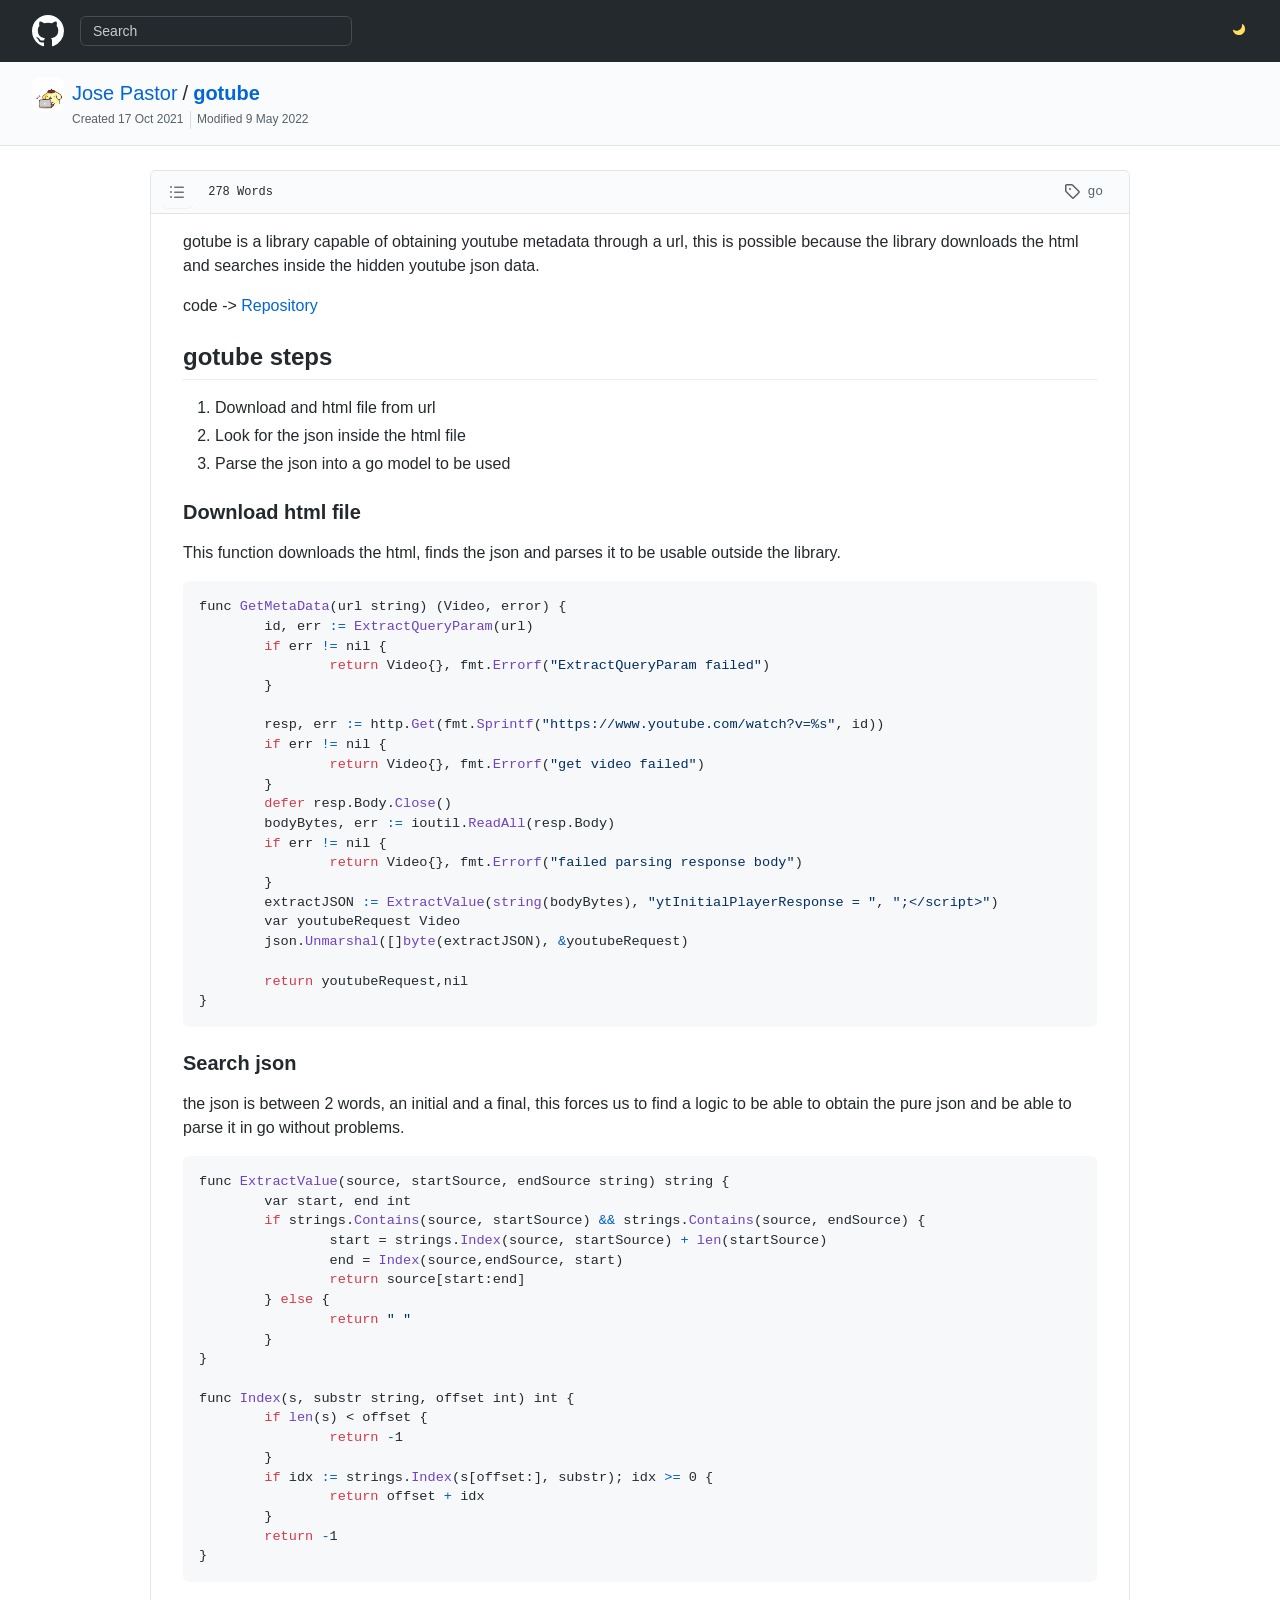
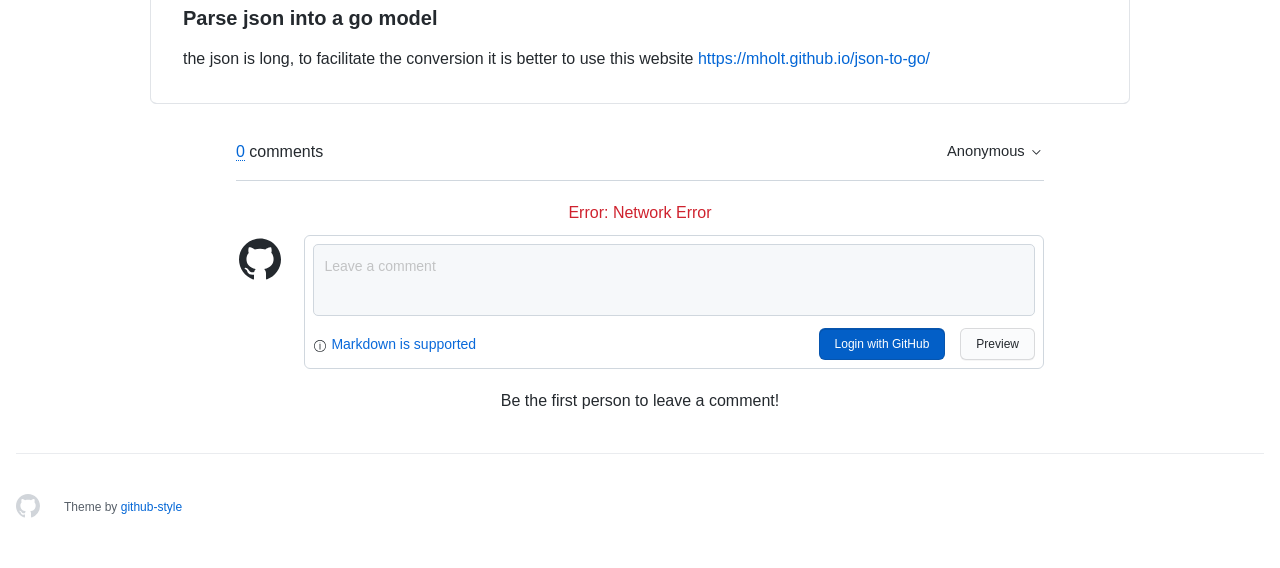
<file: post/gotube/index.html>
<!DOCTYPE html>
<html lang="en-us">
<head>
    <meta charset="utf-8">
    <meta name="viewport" content="width=device-width">
    <script type="application/javascript" src='https://jpastorm.github.io/js/theme-mode.js'></script>
    <link rel="stylesheet" href='https://jpastorm.github.io/css/frameworks.min.css' />
    <link rel="stylesheet" href='https://jpastorm.github.io/css/github.min.css' />
    <link rel="stylesheet" href='https://jpastorm.github.io/css/github-style.css' />
    <link rel="stylesheet" href='https://jpastorm.github.io/css/light.css' />
    <link rel="stylesheet" href='https://jpastorm.github.io/css/dark.css' />
    <link rel="stylesheet" href='https://jpastorm.github.io/css/syntax.css' />
    <title>gotube - jpastorm blog</title>
    
    <link rel="icon" type="image/x-icon" href='/images/favicon.ico'>
    
    <meta name="theme-color" content="#1e2327">

    
    <meta name="description"
  content="gotube is a library capable of obtaining youtube metadata through a url, this is possible because the library downloads the html and searches inside the hidden youtube json data.
code -&amp;gt; Repository
" />
<meta name="keywords"
  content='blog' />
<meta name="robots" content="noodp" />
<link rel="canonical" href="https://jpastorm.github.io/post/gotube/" />


<meta name="twitter:card" content="summary" />
<meta name="twitter:title" content="gotube - jpastorm blog" />
<meta name="twitter:description"
  content="gotube is a library capable of obtaining youtube metadata through a url, this is possible because the library downloads the html and searches inside the hidden youtube json data.
code -&amp;gt; Repository
" />
<meta name="twitter:site" content="https://jpastorm.github.io" />
<meta name="twitter:creator" content="" />
<meta name="twitter:image"
  content="https://jpastorm.github.io">


<meta property="og:type" content="article" />
<meta property="og:title" content="gotube - jpastorm blog">
<meta property="og:description"
  content="gotube is a library capable of obtaining youtube metadata through a url, this is possible because the library downloads the html and searches inside the hidden youtube json data.
code -&amp;gt; Repository
" />
<meta property="og:url" content="https://jpastorm.github.io/post/gotube/" />
<meta property="og:site_name" content="gotube" />
<meta property="og:image"
  content="https://jpastorm.github.io">
<meta property="og:image:width" content="2048">
<meta property="og:image:height" content="1024">

<meta property="article:published_time" content="2021-10-17 11:26:14 &#43;0000 UTC" />










</head>

<body>
  <div style="position: relative">
  <header class="Header js-details-container Details px-3 px-md-4 px-lg-5 flex-wrap flex-md-nowrap open Details--on">
    <div class="Header-item mobile-none" style="margin-top: -4px; margin-bottom: -4px;">
      <a class="Header-link" href="https://jpastorm.github.io">
        <svg class="octicon" height="32" viewBox="0 0 16 16" version="1.1" width="32">
          <path fill-rule="evenodd"
            d="M8 0C3.58 0 0 3.58 0 8c0 3.54 2.29 6.53 5.47 7.59.4.07.55-.17.55-.38 0-.19-.01-.82-.01-1.49-2.01.37-2.53-.49-2.69-.94-.09-.23-.48-.94-.82-1.13-.28-.15-.68-.52-.01-.53.63-.01 1.08.58 1.23.82.72 1.21 1.87.87 2.33.66.07-.52.28-.87.51-1.07-1.78-.2-3.64-.89-3.64-3.95 0-.87.31-1.59.82-2.15-.08-.2-.36-1.02.08-2.12 0 0 .67-.21 2.2.82.64-.18 1.32-.27 2-.27.68 0 1.36.09 2 .27 1.53-1.04 2.2-.82 2.2-.82.44 1.1.16 1.92.08 2.12.51.56.82 1.27.82 2.15 0 3.07-1.87 3.75-3.65 3.95.29.25.54.73.54 1.48 0 1.07-.01 1.93-.01 2.2 0 .21.15.46.55.38A8.013 8.013 0 0016 8c0-4.42-3.58-8-8-8z">
          </path>
        </svg>
      </a>
    </div>
    <div class="Header-item d-md-none">
      <button class="Header-link btn-link js-details-target" type="button"
        onclick="document.querySelector('#header-search').style.display = document.querySelector('#header-search').style.display == 'none'? 'block': 'none'">
        <svg height="24" class="octicon octicon-three-bars" viewBox="0 0 16 16" version="1.1" width="24">
          <path fill-rule="evenodd"
            d="M1 2.75A.75.75 0 011.75 2h12.5a.75.75 0 110 1.5H1.75A.75.75 0 011 2.75zm0 5A.75.75 0 011.75 7h12.5a.75.75 0 110 1.5H1.75A.75.75 0 011 7.75zM1.75 12a.75.75 0 100 1.5h12.5a.75.75 0 100-1.5H1.75z">
          </path>
        </svg>
      </button>
    </div>
    <div style="display: none;" id="header-search"
      class="Header-item Header-item--full flex-column flex-md-row width-full flex-order-2 flex-md-order-none mr-0 mr-md-3 mt-3 mt-md-0 Details-content--hidden-not-important d-md-flex">
      <div
        class="Header-search header-search flex-auto js-site-search position-relative flex-self-stretch flex-md-self-auto mb-3 mb-md-0 mr-0 mr-md-3 scoped-search site-scoped-search js-jump-to">
        <div class="position-relative">
          <form target="_blank" action="https://www.google.com/search" accept-charset="UTF-8" method="get"
            autocomplete="off">
            <label
              class="Header-search-label form-control input-sm header-search-wrapper p-0 js-chromeless-input-container header-search-wrapper-jump-to position-relative d-flex flex-justify-between flex-items-center">
              <input type="text"
                class="Header-search-input form-control input-sm header-search-input jump-to-field js-jump-to-field js-site-search-focus js-site-search-field is-clearable"
                name="q" value="" placeholder="Search" autocomplete="off">
              <input type="hidden" name="q" value="site:https://jpastorm.github.io">
            </label>
          </form>
        </div>
      </div>
    </div>

    <div class="Header-item Header-item--full flex-justify-center d-md-none position-relative">
      <a class="Header-link " href="https://jpastorm.github.io">
        <svg class="octicon octicon-mark-github v-align-middle" height="32" viewBox="0 0 16 16" version="1.1"
          width="32">
          <path fill-rule="evenodd"
            d="M8 0C3.58 0 0 3.58 0 8c0 3.54 2.29 6.53 5.47 7.59.4.07.55-.17.55-.38 0-.19-.01-.82-.01-1.49-2.01.37-2.53-.49-2.69-.94-.09-.23-.48-.94-.82-1.13-.28-.15-.68-.52-.01-.53.63-.01 1.08.58 1.23.82.72 1.21 1.87.87 2.33.66.07-.52.28-.87.51-1.07-1.78-.2-3.64-.89-3.64-3.95 0-.87.31-1.59.82-2.15-.08-.2-.36-1.02.08-2.12 0 0 .67-.21 2.2.82.64-.18 1.32-.27 2-.27.68 0 1.36.09 2 .27 1.53-1.04 2.2-.82 2.2-.82.44 1.1.16 1.92.08 2.12.51.56.82 1.27.82 2.15 0 3.07-1.87 3.75-3.65 3.95.29.25.54.73.54 1.48 0 1.07-.01 1.93-.01 2.2 0 .21.15.46.55.38A8.013 8.013 0 0016 8c0-4.42-3.58-8-8-8z">
          </path>
        </svg>
      </a>
    </div>
    <div class="Header-item" style="margin-right: 0;">
      <a href="javascript:void(0)" class="Header-link no-select" onclick="switchTheme()">
        <svg style="fill: var(--color-profile-color-modes-toggle-moon);" class="no-select" viewBox="0 0 16 16"
          version="1.1" width="16" height="16">
          <path fill-rule="evenodd" clip-rule="evenodd"
            d="M4.52208 7.71754C7.5782 7.71754 10.0557 5.24006 10.0557 2.18394C10.0557 1.93498 10.0392 1.68986 10.0074 1.44961C9.95801 1.07727 10.3495 0.771159 10.6474 0.99992C12.1153 2.12716 13.0615 3.89999 13.0615 5.89383C13.0615 9.29958 10.3006 12.0605 6.89485 12.0605C3.95334 12.0605 1.49286 10.001 0.876728 7.24527C0.794841 6.87902 1.23668 6.65289 1.55321 6.85451C2.41106 7.40095 3.4296 7.71754 4.52208 7.71754Z">
          </path>
        </svg>
      </a>
    </div>
  </header>
</div>
  
<div>
  <main>
    <div class="gisthead pagehead bg-gray-light pb-0 pt-3 mb-4">
      <div class="px-0">
        <div class="mb-3 d-flex px-3 px-md-3 px-lg-5">
          <div class="flex-auto min-width-0 width-fit mr-3">
            <div class="d-flex">
              <div class="d-none d-md-block">
                <a class="avatar mr-2 flex-shrink-0" href="https://jpastorm.github.io">
                  <img class=" avatar-user"
                    src="https://jpastorm.github.io/images/avatar.png"
                    width="32" height="32"></a>
              </div>
              <div class="d-flex flex-column">
                <h1 class="break-word f3 text-normal mb-md-0 mb-1">
                  <span class="author">
                    <a href="https://jpastorm.github.io">Jose Pastor</a></span><span
                    class="path-divider">/</span><strong class="css-truncate-target mr-1" style="max-width: 410px"><a
                      href="https://jpastorm.github.io/post/gotube/">gotube</a></strong>
                </h1>
                <div class="note m-0">
                  Created <relative-time datetime="Sun, 17 Oct 2021 11:26:14 &#43;0000"
                    class="no-wrap">
                    Sun, 17 Oct 2021 11:26:14 &#43;0000</relative-time>

                  
                  <span class="file-info-divider"></span>
                  Modified <relative-time datetime="Sun, 08 May 2022 23:49:02 -0500"
                    class="no-wrap">
                    Sun, 08 May 2022 23:49:02 -0500</relative-time>
                  
                </div>
              </div>
            </div>
          </div>
        </div>
      </div>
    </div>

    <div class="container-lg px-3 new-discussion-timeline">
      <div class="repository-content gist-content">
        <div>
          <div class="js-gist-file-update-container js-task-list-container file-box">
            <div id="file-pytest" class="file my-2">
              <div id="post-header" class="file-header d-flex flex-md-items-center flex-items-start sticky-header" style="z-index: 2">
                <div class="file-info d-flex flex-md-items-center flex-items-start flex-order-1 flex-auto">
                  <div class="text-mono f6 flex-auto pr-3 flex-order-2 flex-md-order-1 mt-2 mt-md-0">
                    
                    <summary id="toc-toggle" onclick="clickToc()" class="btn btn-octicon m-0 mr-2 p-2">
                      <svg aria-hidden="true" viewBox="0 0 16 16" height="16" width="16" class="octicon octicon-list-unordered">
                        <path fill-rule="evenodd" d="M2 4a1 1 0 100-2 1 1 0 000 2zm3.75-1.5a.75.75 0 000 1.5h8.5a.75.75 0 000-1.5h-8.5zm0 5a.75.75 0 000 1.5h8.5a.75.75 0 000-1.5h-8.5zm0 5a.75.75 0 000 1.5h8.5a.75.75 0 000-1.5h-8.5zM3 8a1 1 0 11-2 0 1 1 0 012 0zm-1 6a1 1 0 100-2 1 1 0 000 2z"></path>
                      </svg>
                    </summary>
                    <details-menu class="SelectMenu" id="toc-details" style="display: none;">
                      <div class="SelectMenu-modal rounded-3 mt-1" style="max-height: 340px;">
                        <div class="SelectMenu-list SelectMenu-list--borderless p-2" style="overscroll-behavior: contain;" id="toc-list">
                        </div>
                      </div>
                    </details-menu>
                      278 Words
                    

                  </div>
                  <div class="file-actions flex-order-2 pt-0">
                    
                    
                    <a class="muted-link mr-3" href="/tags/go">
                      <svg class="octicon octicon-tag" viewBox="0 0 16 16" version="1.1" width="16" height="16">
                        <path fill-rule="evenodd"
                          d="M2.5 7.775V2.75a.25.25 0 01.25-.25h5.025a.25.25 0 01.177.073l6.25 6.25a.25.25 0 010 .354l-5.025 5.025a.25.25 0 01-.354 0l-6.25-6.25a.25.25 0 01-.073-.177zm-1.5 0V2.75C1 1.784 1.784 1 2.75 1h5.025c.464 0 .91.184 1.238.513l6.25 6.25a1.75 1.75 0 010 2.474l-5.026 5.026a1.75 1.75 0 01-2.474 0l-6.25-6.25A1.75 1.75 0 011 7.775zM6 5a1 1 0 100 2 1 1 0 000-2z">
                        </path>
                      </svg>
                      go
                    </a>
                    
                    
                  </div>
                </div>
              </div>


              <div class="Box-body px-5 pb-5" style="z-index: 1">
                <article class="markdown-body entry-content container-lg"><p>gotube is a library capable of obtaining youtube metadata through a url, this is possible because the library downloads the html and searches inside the hidden youtube json data.</p>
<p>code -&gt; <a href="https://github.com/jpastorm/gotube">Repository</a></p>
<h2 id="gotube-steps">gotube steps</h2>
<ol>
<li>Download and html file from url</li>
<li>Look for the json inside the html file</li>
<li>Parse the json into a go model to be used</li>
</ol>
<h3 id="download-html-file">Download html file</h3>
<p>This function downloads the html, finds the json and parses it to be usable outside the library.</p>
<div class="highlight"><pre class="chroma"><code class="language-go" data-lang="go"><span class="kd">func</span> <span class="nf">GetMetaData</span><span class="p">(</span><span class="nx">url</span> <span class="kt">string</span><span class="p">)</span> <span class="p">(</span><span class="nx">Video</span><span class="p">,</span> <span class="kt">error</span><span class="p">)</span> <span class="p">{</span>
	<span class="nx">id</span><span class="p">,</span> <span class="nx">err</span> <span class="o">:=</span> <span class="nf">ExtractQueryParam</span><span class="p">(</span><span class="nx">url</span><span class="p">)</span>
	<span class="k">if</span> <span class="nx">err</span> <span class="o">!=</span> <span class="kc">nil</span> <span class="p">{</span>
		<span class="k">return</span> <span class="nx">Video</span><span class="p">{},</span> <span class="nx">fmt</span><span class="p">.</span><span class="nf">Errorf</span><span class="p">(</span><span class="s">&#34;ExtractQueryParam failed&#34;</span><span class="p">)</span>
	<span class="p">}</span>

	<span class="nx">resp</span><span class="p">,</span> <span class="nx">err</span> <span class="o">:=</span> <span class="nx">http</span><span class="p">.</span><span class="nf">Get</span><span class="p">(</span><span class="nx">fmt</span><span class="p">.</span><span class="nf">Sprintf</span><span class="p">(</span><span class="s">&#34;https://www.youtube.com/watch?v=%s&#34;</span><span class="p">,</span> <span class="nx">id</span><span class="p">))</span>
	<span class="k">if</span> <span class="nx">err</span> <span class="o">!=</span> <span class="kc">nil</span> <span class="p">{</span>
		<span class="k">return</span> <span class="nx">Video</span><span class="p">{},</span> <span class="nx">fmt</span><span class="p">.</span><span class="nf">Errorf</span><span class="p">(</span><span class="s">&#34;get video failed&#34;</span><span class="p">)</span>
	<span class="p">}</span>
	<span class="k">defer</span> <span class="nx">resp</span><span class="p">.</span><span class="nx">Body</span><span class="p">.</span><span class="nf">Close</span><span class="p">()</span>
	<span class="nx">bodyBytes</span><span class="p">,</span> <span class="nx">err</span> <span class="o">:=</span> <span class="nx">ioutil</span><span class="p">.</span><span class="nf">ReadAll</span><span class="p">(</span><span class="nx">resp</span><span class="p">.</span><span class="nx">Body</span><span class="p">)</span>
	<span class="k">if</span> <span class="nx">err</span> <span class="o">!=</span> <span class="kc">nil</span> <span class="p">{</span>
		<span class="k">return</span> <span class="nx">Video</span><span class="p">{},</span> <span class="nx">fmt</span><span class="p">.</span><span class="nf">Errorf</span><span class="p">(</span><span class="s">&#34;failed parsing response body&#34;</span><span class="p">)</span>
	<span class="p">}</span>
	<span class="nx">extractJSON</span> <span class="o">:=</span> <span class="nf">ExtractValue</span><span class="p">(</span><span class="nb">string</span><span class="p">(</span><span class="nx">bodyBytes</span><span class="p">),</span> <span class="s">&#34;ytInitialPlayerResponse = &#34;</span><span class="p">,</span> <span class="s">&#34;;&lt;/script&gt;&#34;</span><span class="p">)</span>
	<span class="kd">var</span> <span class="nx">youtubeRequest</span> <span class="nx">Video</span>
	<span class="nx">json</span><span class="p">.</span><span class="nf">Unmarshal</span><span class="p">([]</span><span class="nb">byte</span><span class="p">(</span><span class="nx">extractJSON</span><span class="p">),</span> <span class="o">&amp;</span><span class="nx">youtubeRequest</span><span class="p">)</span>

	<span class="k">return</span> <span class="nx">youtubeRequest</span><span class="p">,</span><span class="kc">nil</span>
<span class="p">}</span>
</code></pre></div><h3 id="search-json">Search json</h3>
<p>the json is between 2 words, an initial and a final, this forces us to find a logic to be able to obtain the pure json and be able to parse it in go without problems.</p>
<div class="highlight"><pre class="chroma"><code class="language-go" data-lang="go"><span class="kd">func</span> <span class="nf">ExtractValue</span><span class="p">(</span><span class="nx">source</span><span class="p">,</span> <span class="nx">startSource</span><span class="p">,</span> <span class="nx">endSource</span> <span class="kt">string</span><span class="p">)</span> <span class="kt">string</span> <span class="p">{</span>
	<span class="kd">var</span> <span class="nx">start</span><span class="p">,</span> <span class="nx">end</span> <span class="kt">int</span>
	<span class="k">if</span> <span class="nx">strings</span><span class="p">.</span><span class="nf">Contains</span><span class="p">(</span><span class="nx">source</span><span class="p">,</span> <span class="nx">startSource</span><span class="p">)</span> <span class="o">&amp;&amp;</span> <span class="nx">strings</span><span class="p">.</span><span class="nf">Contains</span><span class="p">(</span><span class="nx">source</span><span class="p">,</span> <span class="nx">endSource</span><span class="p">)</span> <span class="p">{</span>
		<span class="nx">start</span> <span class="p">=</span> <span class="nx">strings</span><span class="p">.</span><span class="nf">Index</span><span class="p">(</span><span class="nx">source</span><span class="p">,</span> <span class="nx">startSource</span><span class="p">)</span> <span class="o">+</span> <span class="nb">len</span><span class="p">(</span><span class="nx">startSource</span><span class="p">)</span>
		<span class="nx">end</span> <span class="p">=</span> <span class="nf">Index</span><span class="p">(</span><span class="nx">source</span><span class="p">,</span><span class="nx">endSource</span><span class="p">,</span> <span class="nx">start</span><span class="p">)</span>
		<span class="k">return</span> <span class="nx">source</span><span class="p">[</span><span class="nx">start</span><span class="p">:</span><span class="nx">end</span><span class="p">]</span>
	<span class="p">}</span> <span class="k">else</span> <span class="p">{</span>
		<span class="k">return</span> <span class="s">&#34; &#34;</span>
	<span class="p">}</span>
<span class="p">}</span>

<span class="kd">func</span> <span class="nf">Index</span><span class="p">(</span><span class="nx">s</span><span class="p">,</span> <span class="nx">substr</span> <span class="kt">string</span><span class="p">,</span> <span class="nx">offset</span> <span class="kt">int</span><span class="p">)</span> <span class="kt">int</span> <span class="p">{</span>
	<span class="k">if</span> <span class="nb">len</span><span class="p">(</span><span class="nx">s</span><span class="p">)</span> <span class="p">&lt;</span> <span class="nx">offset</span> <span class="p">{</span>
		<span class="k">return</span> <span class="o">-</span><span class="mi">1</span>
	<span class="p">}</span>
	<span class="k">if</span> <span class="nx">idx</span> <span class="o">:=</span> <span class="nx">strings</span><span class="p">.</span><span class="nf">Index</span><span class="p">(</span><span class="nx">s</span><span class="p">[</span><span class="nx">offset</span><span class="p">:],</span> <span class="nx">substr</span><span class="p">);</span> <span class="nx">idx</span> <span class="o">&gt;=</span> <span class="mi">0</span> <span class="p">{</span>
		<span class="k">return</span> <span class="nx">offset</span> <span class="o">+</span> <span class="nx">idx</span>
	<span class="p">}</span>
	<span class="k">return</span> <span class="o">-</span><span class="mi">1</span>
<span class="p">}</span>
</code></pre></div><h3 id="parse-json-into-a-go-model">Parse json into a go model</h3>
<p>the json is long, to facilitate the conversion it is better to use this website <a href="https://mholt.github.io/json-to-go/">https://mholt.github.io/json-to-go/</a></p></article>
              </div>
            </div>
          </div>
        </div>
      </div>
    </div>
  </main>
</div>
<script type="application/javascript" src='https://jpastorm.github.io/js/toc.js'></script>
<link rel="stylesheet" href='https://jpastorm.github.io/css/toc.css' />

<div id="gitalk-container" class="gitalk-container"></div>
<link rel="stylesheet" href='https://jpastorm.github.io/css/gitalk.css'>
<script src='https://jpastorm.github.io/js/gitalk.min.js'></script>
<script>
  const gitalk = new Gitalk({
    clientID: '198736',
    clientSecret: 'Iv1.72e48895fc7f4346',
    repo: 'jpastorm.github.io',
    owner: 'jpastorm',
    admin: ['jpastorm'],
    id: eval("location.pathname"), 
    distractionFreeMode: false 
  });
  (function() {
    gitalk.render('gitalk-container');
  })();
</script>


  <div class="footer container-xl width-full p-responsive">
  <div
    class="position-relative d-flex flex-row-reverse flex-lg-row flex-wrap flex-lg-nowrap flex-justify-center flex-lg-justify-between flex-sm-items-center pt-6 pb-2 mt-6 f6 text-gray border-top border-gray-light ">
    <a aria-label="Homepage" title="GitHub" class="footer-octicon d-none d-lg-block mr-lg-4" href="https://jpastorm.github.io">
      <svg height="24" class="octicon octicon-mark-github" viewBox="0 0 16 16" version="1.1" width="24">
        <path fill-rule="evenodd"
          d="M8 0C3.58 0 0 3.58 0 8c0 3.54 2.29 6.53 5.47 7.59.4.07.55-.17.55-.38 0-.19-.01-.82-.01-1.49-2.01.37-2.53-.49-2.69-.94-.09-.23-.48-.94-.82-1.13-.28-.15-.68-.52-.01-.53.63-.01 1.08.58 1.23.82.72 1.21 1.87.87 2.33.66.07-.52.28-.87.51-1.07-1.78-.2-3.64-.89-3.64-3.95 0-.87.31-1.59.82-2.15-.08-.2-.36-1.02.08-2.12 0 0 .67-.21 2.2.82.64-.18 1.32-.27 2-.27.68 0 1.36.09 2 .27 1.53-1.04 2.2-.82 2.2-.82.44 1.1.16 1.92.08 2.12.51.56.82 1.27.82 2.15 0 3.07-1.87 3.75-3.65 3.95.29.25.54.73.54 1.48 0 1.07-.01 1.93-.01 2.2 0 .21.15.46.55.38A8.013 8.013 0 0016 8c0-4.42-3.58-8-8-8z">
        </path>
      </svg>
    </a>
    <ul class="list-style-none d-flex flex-wrap col-12 flex-justify-center flex-lg-justify-between mb-2 mb-lg-0">
      
      <li class="mr-3 mr-lg-0">Theme by <a href='https://github.com/MeiK2333/github-style'>github-style</a></li>
      
    </ul>
  </div>
  <div class="d-flex flex-justify-center pb-6">
    <span class="f6 text-gray-light"></span>
  </div>


</div>
</body>

<script type="application/javascript" src="https://jpastorm.github.io/js/github-style.js"></script>



</html>
</file>
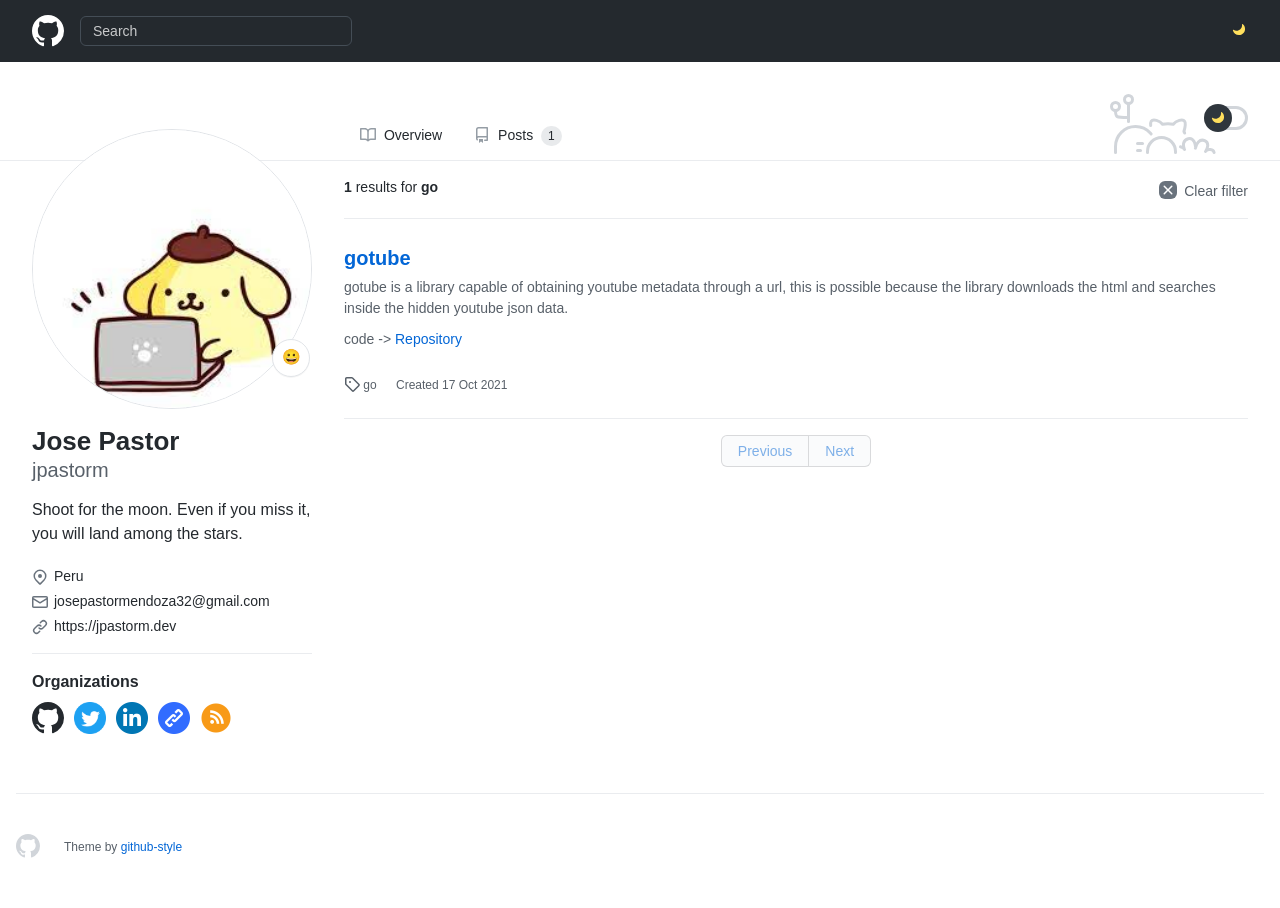
<file: tags/go/index.html>
<!DOCTYPE html>
<html lang="en-us">
<head>
    <meta charset="utf-8">
    <meta name="viewport" content="width=device-width">
    <script type="application/javascript" src='https://jpastorm.github.io/js/theme-mode.js'></script>
    <link rel="stylesheet" href='https://jpastorm.github.io/css/frameworks.min.css' />
    <link rel="stylesheet" href='https://jpastorm.github.io/css/github.min.css' />
    <link rel="stylesheet" href='https://jpastorm.github.io/css/github-style.css' />
    <link rel="stylesheet" href='https://jpastorm.github.io/css/light.css' />
    <link rel="stylesheet" href='https://jpastorm.github.io/css/dark.css' />
    <link rel="stylesheet" href='https://jpastorm.github.io/css/syntax.css' />
    <title>go - jpastorm blog</title>
    
    <link rel="icon" type="image/x-icon" href='/images/favicon.ico'>
    
    <meta name="theme-color" content="#1e2327">

    
    <meta name="description"
  content="" />
<meta name="keywords"
  content='blog' />
<meta name="robots" content="noodp" />
<link rel="canonical" href="https://jpastorm.github.io/tags/go/" />


<meta name="twitter:card" content="summary" />
<meta name="twitter:title" content="go - jpastorm blog" />
<meta name="twitter:description"
  content="" />
<meta name="twitter:site" content="https://jpastorm.github.io" />
<meta name="twitter:creator" content="" />
<meta name="twitter:image"
  content="https://jpastorm.github.io">


<meta property="og:type" content="website" />
<meta property="og:title" content="go - jpastorm blog">
<meta property="og:description"
  content="" />
<meta property="og:url" content="https://jpastorm.github.io/tags/go/" />
<meta property="og:site_name" content="go" />
<meta property="og:image"
  content="https://jpastorm.github.io">
<meta property="og:image:width" content="2048">
<meta property="og:image:height" content="1024">




<link href="/tags/go/index.xml" rel="alternate" type="application/rss+xml" title="jpastorm blog" />







</head>

<body>
  <div style="position: relative">
  <header class="Header js-details-container Details px-3 px-md-4 px-lg-5 flex-wrap flex-md-nowrap open Details--on">
    <div class="Header-item mobile-none" style="margin-top: -4px; margin-bottom: -4px;">
      <a class="Header-link" href="https://jpastorm.github.io">
        <svg class="octicon" height="32" viewBox="0 0 16 16" version="1.1" width="32">
          <path fill-rule="evenodd"
            d="M8 0C3.58 0 0 3.58 0 8c0 3.54 2.29 6.53 5.47 7.59.4.07.55-.17.55-.38 0-.19-.01-.82-.01-1.49-2.01.37-2.53-.49-2.69-.94-.09-.23-.48-.94-.82-1.13-.28-.15-.68-.52-.01-.53.63-.01 1.08.58 1.23.82.72 1.21 1.87.87 2.33.66.07-.52.28-.87.51-1.07-1.78-.2-3.64-.89-3.64-3.95 0-.87.31-1.59.82-2.15-.08-.2-.36-1.02.08-2.12 0 0 .67-.21 2.2.82.64-.18 1.32-.27 2-.27.68 0 1.36.09 2 .27 1.53-1.04 2.2-.82 2.2-.82.44 1.1.16 1.92.08 2.12.51.56.82 1.27.82 2.15 0 3.07-1.87 3.75-3.65 3.95.29.25.54.73.54 1.48 0 1.07-.01 1.93-.01 2.2 0 .21.15.46.55.38A8.013 8.013 0 0016 8c0-4.42-3.58-8-8-8z">
          </path>
        </svg>
      </a>
    </div>
    <div class="Header-item d-md-none">
      <button class="Header-link btn-link js-details-target" type="button"
        onclick="document.querySelector('#header-search').style.display = document.querySelector('#header-search').style.display == 'none'? 'block': 'none'">
        <svg height="24" class="octicon octicon-three-bars" viewBox="0 0 16 16" version="1.1" width="24">
          <path fill-rule="evenodd"
            d="M1 2.75A.75.75 0 011.75 2h12.5a.75.75 0 110 1.5H1.75A.75.75 0 011 2.75zm0 5A.75.75 0 011.75 7h12.5a.75.75 0 110 1.5H1.75A.75.75 0 011 7.75zM1.75 12a.75.75 0 100 1.5h12.5a.75.75 0 100-1.5H1.75z">
          </path>
        </svg>
      </button>
    </div>
    <div style="display: none;" id="header-search"
      class="Header-item Header-item--full flex-column flex-md-row width-full flex-order-2 flex-md-order-none mr-0 mr-md-3 mt-3 mt-md-0 Details-content--hidden-not-important d-md-flex">
      <div
        class="Header-search header-search flex-auto js-site-search position-relative flex-self-stretch flex-md-self-auto mb-3 mb-md-0 mr-0 mr-md-3 scoped-search site-scoped-search js-jump-to">
        <div class="position-relative">
          <form target="_blank" action="https://www.google.com/search" accept-charset="UTF-8" method="get"
            autocomplete="off">
            <label
              class="Header-search-label form-control input-sm header-search-wrapper p-0 js-chromeless-input-container header-search-wrapper-jump-to position-relative d-flex flex-justify-between flex-items-center">
              <input type="text"
                class="Header-search-input form-control input-sm header-search-input jump-to-field js-jump-to-field js-site-search-focus js-site-search-field is-clearable"
                name="q" value="" placeholder="Search" autocomplete="off">
              <input type="hidden" name="q" value="site:https://jpastorm.github.io">
            </label>
          </form>
        </div>
      </div>
    </div>

    <div class="Header-item Header-item--full flex-justify-center d-md-none position-relative">
      <a class="Header-link " href="https://jpastorm.github.io">
        <svg class="octicon octicon-mark-github v-align-middle" height="32" viewBox="0 0 16 16" version="1.1"
          width="32">
          <path fill-rule="evenodd"
            d="M8 0C3.58 0 0 3.58 0 8c0 3.54 2.29 6.53 5.47 7.59.4.07.55-.17.55-.38 0-.19-.01-.82-.01-1.49-2.01.37-2.53-.49-2.69-.94-.09-.23-.48-.94-.82-1.13-.28-.15-.68-.52-.01-.53.63-.01 1.08.58 1.23.82.72 1.21 1.87.87 2.33.66.07-.52.28-.87.51-1.07-1.78-.2-3.64-.89-3.64-3.95 0-.87.31-1.59.82-2.15-.08-.2-.36-1.02.08-2.12 0 0 .67-.21 2.2.82.64-.18 1.32-.27 2-.27.68 0 1.36.09 2 .27 1.53-1.04 2.2-.82 2.2-.82.44 1.1.16 1.92.08 2.12.51.56.82 1.27.82 2.15 0 3.07-1.87 3.75-3.65 3.95.29.25.54.73.54 1.48 0 1.07-.01 1.93-.01 2.2 0 .21.15.46.55.38A8.013 8.013 0 0016 8c0-4.42-3.58-8-8-8z">
          </path>
        </svg>
      </a>
    </div>
    <div class="Header-item" style="margin-right: 0;">
      <a href="javascript:void(0)" class="Header-link no-select" onclick="switchTheme()">
        <svg style="fill: var(--color-profile-color-modes-toggle-moon);" class="no-select" viewBox="0 0 16 16"
          version="1.1" width="16" height="16">
          <path fill-rule="evenodd" clip-rule="evenodd"
            d="M4.52208 7.71754C7.5782 7.71754 10.0557 5.24006 10.0557 2.18394C10.0557 1.93498 10.0392 1.68986 10.0074 1.44961C9.95801 1.07727 10.3495 0.771159 10.6474 0.99992C12.1153 2.12716 13.0615 3.89999 13.0615 5.89383C13.0615 9.29958 10.3006 12.0605 6.89485 12.0605C3.95334 12.0605 1.49286 10.001 0.876728 7.24527C0.794841 6.87902 1.23668 6.65289 1.55321 6.85451C2.41106 7.40095 3.4296 7.71754 4.52208 7.71754Z">
          </path>
        </svg>
      </a>
    </div>
  </header>
</div>
  
<div class="application-main">
  <main>
    


<div class="mt-4 position-sticky top-0 d-none d-md-block bg-white width-full border-bottom color-border-secondary"
  style="z-index:3;">
  <div class="container-xl px-3 px-md-4 px-lg-5">
    <div class="gutter-condensed gutter-lg flex-column flex-md-row d-flex">
      <div class="flex-shrink-0 col-12 col-md-3 mb-4 mb-md-0">
      </div>
      <div class="flex-shrink-0 col-12 col-md-9 mb-4 mb-md-0">
        <div class="UnderlineNav width-full box-shadow-none hx_UnderlineNav-with-profile-color-modes-banner">
          <nav class="UnderlineNav-body">
            <a class="UnderlineNav-item " href="https://jpastorm.github.io">
              <svg class="octicon octicon-book UnderlineNav-octicon hide-sm" height="16" viewBox="0 0 16 16"
                version="1.1" width="16">
                <path fill-rule="evenodd"
                  d="M0 1.75A.75.75 0 01.75 1h4.253c1.227 0 2.317.59 3 1.501A3.744 3.744 0 0111.006 1h4.245a.75.75 0 01.75.75v10.5a.75.75 0 01-.75.75h-4.507a2.25 2.25 0 00-1.591.659l-.622.621a.75.75 0 01-1.06 0l-.622-.621A2.25 2.25 0 005.258 13H.75a.75.75 0 01-.75-.75V1.75zm8.755 3a2.25 2.25 0 012.25-2.25H14.5v9h-3.757c-.71 0-1.4.201-1.992.572l.004-7.322zm-1.504 7.324l.004-5.073-.002-2.253A2.25 2.25 0 005.003 2.5H1.5v9h3.757a3.75 3.75 0 011.994.574z">
                </path>
              </svg>
              Overview
            </a>
            <a class="UnderlineNav-item " href="https://jpastorm.github.io/post/">
              <svg class="octicon octicon-repo UnderlineNav-octicon hide-sm" height="16" viewBox="0 0 16 16"
                version="1.1" width="16">
                <path fill-rule="evenodd"
                  d="M2 2.5A2.5 2.5 0 014.5 0h8.75a.75.75 0 01.75.75v12.5a.75.75 0 01-.75.75h-2.5a.75.75 0 110-1.5h1.75v-2h-8a1 1 0 00-.714 1.7.75.75 0 01-1.072 1.05A2.495 2.495 0 012 11.5v-9zm10.5-1V9h-8c-.356 0-.694.074-1 .208V2.5a1 1 0 011-1h8zM5 12.25v3.25a.25.25 0 00.4.2l1.45-1.087a.25.25 0 01.3 0L8.6 15.7a.25.25 0 00.4-.2v-3.25a.25.25 0 00-.25-.25h-3.5a.25.25 0 00-.25.25z">
                </path>
              </svg>
              Posts
              <span class="Counter">1</span>
            </a>
          </nav>
          <div class="profile-color-modes js-promo-color-modes-banner-profile isInitialToggle">
            <svg width="106" height="60" viewBox="0 0 106 60" fill="none" stroke-width="3" stroke-linecap="round"
              stroke-linejoin="round" xmlns="http://www.w3.org/2000/svg">
              <g class="profile-color-modes-illu-group profile-color-modes-illu-red">
                <path d="M37.5 58.5V57.5C37.5 49.768 43.768 43.5 51.5 43.5V43.5C59.232 43.5 65.5 49.768 65.5 57.5V58.5">
                </path>
              </g>
              <g class="profile-color-modes-illu-group profile-color-modes-illu-orange">
                <path
                  d="M104.07 58.5C103.401 55.092 97.7635 54.3869 95.5375 57.489C97.4039 54.6411 99.7685 48.8845 94.6889 46.6592C89.4817 44.378 86.1428 50.1604 85.3786 54.1158C85.9519 50.4768 83.7226 43.294 78.219 44.6737C72.7154 46.0534 72.7793 51.3754 74.4992 55.489C74.169 54.7601 72.4917 53.3567 70.5 52.8196">
                </path>
              </g>
              <g class="profile-color-modes-illu-group profile-color-modes-illu-purple">
                <path
                  d="M5.51109 58.5V52.5C5.51109 41.4543 14.4654 32.5 25.5111 32.5C31.4845 32.5 36.8464 35.1188 40.5111 39.2709C40.7212 39.5089 40.9258 39.7521 41.1245 40">
                </path>
                <path d="M27.511 49.5C29.6777 49.5 28.911 49.5 32.511 49.5"></path>
                <path d="M27.511 56.5C29.6776 56.5 26.911 56.5 30.511 56.5"></path>
              </g>
              <g class="profile-color-modes-illu-group profile-color-modes-illu-green">
                <circle cx="5.5" cy="12.5" r="4"></circle>
                <circle cx="18.5" cy="5.5" r="4"></circle>
                <path d="M18.5 9.5L18.5 27.5"></path>
                <path d="M18.5 23.5C6 23.5 5.5 23.6064 5.5 16.5"></path>
              </g>
              <g class="profile-color-modes-illu-group profile-color-modes-illu-blue">
                <g class="profile-color-modes-illu-frame">
                  <path
                    d="M40.6983 31.5C40.5387 29.6246 40.6456 28.0199 41.1762 27.2317C42.9939 24.5312 49.7417 26.6027 52.5428 30.2409C54.2551 29.8552 56.0796 29.6619 57.9731 29.6619C59.8169 29.6619 61.5953 29.8452 63.2682 30.211C66.0833 26.5913 72.799 24.5386 74.6117 27.2317C75.6839 28.8246 75.0259 33.7525 73.9345 37.5094C74.2013 37.9848 74.4422 38.4817 74.6555 39">
                  </path>
                </g>
                <g class="profile-color-modes-illu-frame">
                  <path
                    d="M41.508 31.5C41.6336 31.2259 41.7672 30.9582 41.9085 30.6968C40.7845 26.9182 40.086 21.8512 41.1762 20.2317C42.9939 17.5312 49.7417 19.6027 52.5428 23.2409C54.2551 22.8552 56.0796 22.6619 57.9731 22.6619C59.8169 22.6619 61.5953 22.8452 63.2682 23.211C66.0833 19.5913 72.799 17.5386 74.6117 20.2317C75.6839 21.8246 75.0259 26.7525 73.9345 30.5094C75.1352 32.6488 75.811 35.2229 75.811 38.2283C75.811 38.49 75.8058 38.7472 75.7957 39">
                  </path>
                  <path d="M49.4996 33V35.6757"></path>
                  <path d="M67.3375 33V35.6757"></path>
                </g>
                <g class="profile-color-modes-illu-frame">
                  <path
                    d="M41.508 31.5C41.6336 31.2259 41.7672 30.9582 41.9085 30.6968C40.7845 26.9182 40.086 21.8512 41.1762 20.2317C42.9939 17.5312 49.7417 19.6027 52.5428 23.2409C54.2551 22.8552 56.0796 22.6619 57.9731 22.6619C59.8169 22.6619 61.5953 22.8452 63.2682 23.211C66.0833 19.5913 72.799 17.5386 74.6117 20.2317C75.6839 21.8246 75.0259 26.7525 73.9345 30.5094C75.1352 32.6488 75.811 35.2229 75.811 38.2283C75.811 38.49 75.8058 38.7472 75.7957 39">
                  </path>
                </g>
                <g class="profile-color-modes-illu-frame">
                  <path
                    d="M41.508 31.5C41.6336 31.2259 41.7672 30.9582 41.9085 30.6968C40.7845 26.9182 40.086 21.8512 41.1762 20.2317C42.9939 17.5312 49.7417 19.6027 52.5428 23.2409C54.2551 22.8552 56.0796 22.6619 57.9731 22.6619C59.8169 22.6619 61.5953 22.8452 63.2682 23.211C66.0833 19.5913 72.799 17.5386 74.6117 20.2317C75.6839 21.8246 75.0259 26.7525 73.9345 30.5094C75.1352 32.6488 75.811 35.2229 75.811 38.2283C75.811 38.49 75.8058 38.7472 75.7957 39">
                  </path>
                  <path d="M49.4996 33V35.6757"></path>
                  <path d="M67.3375 33V35.6757"></path>
                </g>
                <g class="profile-color-modes-illu-frame">
                  <path
                    d="M41.508 31.5C41.6336 31.2259 41.7672 30.9582 41.9085 30.6968C40.7845 26.9182 40.086 21.8512 41.1762 20.2317C42.9939 17.5312 49.7417 19.6027 52.5428 23.2409C54.2551 22.8552 56.0796 22.6619 57.9731 22.6619C59.8169 22.6619 61.5953 22.8452 63.2682 23.211C66.0833 19.5913 72.799 17.5386 74.6117 20.2317C75.6839 21.8246 75.0259 26.7525 73.9345 30.5094C75.1352 32.6488 75.811 35.2229 75.811 38.2283C75.811 38.49 75.8058 38.7472 75.7957 39">
                  </path>
                </g>
                <g class="profile-color-modes-illu-frame">
                  <path
                    d="M41.508 31.5C41.6336 31.2259 41.7672 30.9582 41.9085 30.6968C40.7845 26.9182 40.086 21.8512 41.1762 20.2317C42.9939 17.5312 49.7417 19.6027 52.5428 23.2409C54.2551 22.8552 56.0796 22.6619 57.9731 22.6619C59.8169 22.6619 61.5953 22.8452 63.2682 23.211C66.0833 19.5913 72.799 17.5386 74.6117 20.2317C75.6839 21.8246 75.0259 26.7525 73.9345 30.5094C75.1352 32.6488 75.811 35.2229 75.811 38.2283C75.811 38.49 75.8058 38.7472 75.7957 39">
                  </path>
                  <path d="M49.4996 33V35.6757"></path>
                  <path d="M67.3375 33V35.6757"></path>
                </g>
                <g class="profile-color-modes-illu-frame">
                  <path
                    d="M73.4999 40.2236C74.9709 38.2049 75.8108 35.5791 75.8108 32.2283C75.8108 29.2229 75.1351 26.6488 73.9344 24.5094C75.0258 20.7525 75.6838 15.8246 74.6116 14.2317C72.7989 11.5386 66.0832 13.5913 63.2681 17.211C61.5952 16.8452 59.8167 16.6619 57.973 16.6619C56.0795 16.6619 54.2549 16.8552 52.5427 17.2409C49.7416 13.6027 42.9938 11.5312 41.176 14.2317C40.0859 15.8512 40.7843 20.9182 41.9084 24.6968C41.003 26.3716 40.4146 28.3065 40.2129 30.5">
                  </path>
                  <path d="M82.9458 30.5471L76.8413 31.657"></path>
                  <path d="M76.2867 34.4319L81.8362 37.7616"></path>
                  <path d="M49.4995 27.8242V30.4999"></path>
                  <path d="M67.3374 27.8242V30.4998"></path>
                </g>
                <g class="profile-color-modes-illu-frame">
                  <path
                    d="M45.3697 34.2658C41.8877 32.1376 39.7113 28.6222 39.7113 23.2283C39.7113 20.3101 40.3483 17.7986 41.4845 15.6968C40.3605 11.9182 39.662 6.85125 40.7522 5.23168C42.5699 2.53117 49.3177 4.6027 52.1188 8.24095C53.831 7.85521 55.6556 7.66186 57.5491 7.66186C59.3929 7.66186 61.1713 7.84519 62.8442 8.21095C65.6593 4.59134 72.375 2.5386 74.1877 5.23168C75.2599 6.82461 74.6019 11.7525 73.5105 15.5094C74.7112 17.6488 75.3869 20.2229 75.3869 23.2283C75.3869 28.6222 73.2105 32.1376 69.7285 34.2658C70.8603 35.5363 72.6057 38.3556 73.3076 40">
                  </path>
                  <path d="M49.0747 19.8242V22.4999"></path>
                  <path
                    d="M54.0991 28C54.6651 29.0893 55.7863 30.0812 57.9929 30.0812C59.0642 30.0812 59.8797 29.8461 60.5 29.4788">
                  </path>
                  <path d="M66.9126 19.8242V22.4999"></path>
                  <path d="M33.2533 20.0237L39.0723 22.1767"></path>
                  <path d="M39.1369 25.0058L33.0935 27.3212"></path>
                  <path d="M81.8442 19.022L76.0252 21.1751"></path>
                  <path d="M75.961 24.0041L82.0045 26.3196"></path>
                </g>
                <g class="profile-color-modes-illu-frame">
                  <path
                    d="M73.4999 40.2236C74.9709 38.2049 75.8108 35.5791 75.8108 32.2283C75.8108 29.2229 75.1351 26.6488 73.9344 24.5094C75.0258 20.7525 75.6838 15.8246 74.6116 14.2317C72.7989 11.5386 66.0832 13.5913 63.2681 17.211C61.5952 16.8452 59.8167 16.6619 57.973 16.6619C56.0795 16.6619 54.2549 16.8552 52.5427 17.2409C49.7416 13.6027 42.9938 11.5312 41.176 14.2317C40.0859 15.8512 40.7843 20.9182 41.9084 24.6968C41.003 26.3716 40.4146 28.3065 40.2129 30.5">
                  </path>
                  <path d="M82.9458 30.5471L76.8413 31.657"></path>
                  <path d="M76.2867 34.4319L81.8362 37.7616"></path>
                  <path d="M49.4995 27.8242V30.4999"></path>
                  <path d="M67.3374 27.8242V30.4998"></path>
                </g>
                <g class="profile-color-modes-illu-frame">
                  <path
                    d="M40.6983 31.5C40.5387 29.6246 40.6456 28.0199 41.1762 27.2317C42.9939 24.5312 49.7417 26.6027 52.5428 30.2409C54.2551 29.8552 56.0796 29.6619 57.9731 29.6619C59.8169 29.6619 61.5953 29.8452 63.2682 30.211C66.0833 26.5913 72.799 24.5386 74.6117 27.2317C75.6839 28.8246 75.0259 33.7525 73.9345 37.5094C74.2013 37.9848 74.4422 38.4817 74.6555 39">
                  </path>
                </g>
              </g>
            </svg>
            <span class="profile-color-modes-toggle js-promo-color-modes-toggle no-select" tabindex="0"
              onclick="switchTheme()">
              <div class="profile-color-modes-toggle-track no-select"></div>
              <div class="profile-color-modes-toggle-thumb js-promo-color-modes-thumb">
                <svg style="fill: var(--color-profile-color-modes-toggle-moon); margin: 7px 0 0 7px;" width="14"
                  height="13" viewBox="0 0 14 13" xmlns="http://www.w3.org/2000/svg">
                  <path fill-rule="evenodd" clip-rule="evenodd"
                    d="M4.52208 7.71754C7.5782 7.71754 10.0557 5.24006 10.0557 2.18394C10.0557 1.93498 10.0392 1.68986 10.0074 1.44961C9.95801 1.07727 10.3495 0.771159 10.6474 0.99992C12.1153 2.12716 13.0615 3.89999 13.0615 5.89383C13.0615 9.29958 10.3006 12.0605 6.89485 12.0605C3.95334 12.0605 1.49286 10.001 0.876728 7.24527C0.794841 6.87902 1.23668 6.65289 1.55321 6.85451C2.41106 7.40095 3.4296 7.71754 4.52208 7.71754Z">
                  </path>
                </svg>
              </div>
            </span>
          </div>
        </div>
      </div>
    </div>
  </div>
</div>

<div class="container-xl px-3 px-md-4 px-lg-5">
  <div class="gutter-condensed gutter-lg flex-column flex-md-row d-flex">
    <div class="flex-shrink-0 col-12 col-md-3 mb-4 mb-md-0">
      <div class="h-card mt-md-n5" style="margin-top:24px">
        <div class="user-profile-sticky-bar js-user-profile-sticky-bar d-none d-md-block" id="headerStuck">
          <div class="user-profile-mini-vcard d-table">
            <span class="user-profile-mini-avatar d-table-cell v-align-middle lh-condensed-ultra pr-2">
              
              <img class="rounded-1 avatar-user" height="32" width="32" src="https://jpastorm.github.io/images/avatar.png">
              
            </span>
            <span class="d-table-cell v-align-middle lh-condensed">
              <strong>Jose Pastor</strong>
            </span>
          </div>
        </div>
        <div class="clearfix d-flex d-md-block flex-items-center mb-4 mb-md-0">
          <div class="position-relative d-inline-block col-2 col-md-12 mr-3 mr-md-0 flex-shrink-0" style="z-index:4;">
            
            <a href="https://jpastorm.github.io/images/avatar.png">
              <img style="height:auto;" alt="Avatar" width="260" height="260" id="headerImg"
                class="avatar avatar-user width-full border bg-white" src="https://jpastorm.github.io/images/avatar.png">
            </a>
            
            
            <div class="user-status-container position-relative hide-sm hide-md">
              <div class="f5 user-status-circle-badge-container">
                <div class="user-status-circle-badge d-inline-block lh-condensed-ultra p-2">
                  <div class="d-flex flex-items-center flex-items-stretch">
                    <div class="f6 lh-condensed user-status-header d-inline-flex user-status-emoji-only-header circle">
                      <div class="user-status-emoji-container flex-shrink-0 mr-2 d-flex flex-items-center flex-justify-center ">
                        <div><g-emoji class="g-emoji">😀</g-emoji></div>
                      </div>
                    </div>
                  </div>
                </div>
              </div>
            </div>
            
          </div>

          <div
            class="vcard-names-container float-left col-10 col-md-12 pt-1 pt-md-3 pb-1 pb-md-3 js-sticky js-user-profile-sticky-fields"
            data-original-top="0px" style="position: sticky;">
            <h1 class="vcard-names pl-2 pl-md-0">
              <span class="p-name vcard-fullname d-block overflow-hidden">Jose Pastor</span>
              
              <span class="p-nickname vcard-username d-block">jpastorm</span>
              
            </h1>
          </div>
        </div>

        <div class="p-note user-profile-bio mb-3 js-user-profile-bio f4">
          <div>Shoot for the moon. Even if you miss it, you will land among the stars.</div>
        </div>

        <div class="d-flex flex-column">
          <div class="js-profile-editable-area d-flex flex-column d-md-block">
            <ul class="vcard-details">
              
              <li class="vcard-detail pt-1 css-truncate css-truncate-target hide-sm hide-md">
                <svg class="octicon octicon-location" viewBox="0 0 16 16" version="1.1" width="16" height="16">
                  <path fill-rule="evenodd"
                    d="M11.536 3.464a5 5 0 010 7.072L8 14.07l-3.536-3.535a5 5 0 117.072-7.072v.001zm1.06 8.132a6.5 6.5 0 10-9.192 0l3.535 3.536a1.5 1.5 0 002.122 0l3.535-3.536zM8 9a2 2 0 100-4 2 2 0 000 4z">
                  </path>
                </svg>
                <span class="p-label">Peru</span>
              </li>
              

              
              <li class="vcard-detail pt-1 css-truncate css-truncate-target ">
                <svg class="octicon octicon-mail" viewBox="0 0 16 16" version="1.1" width="16" height="16">
                  <path fill-rule="evenodd"
                    d="M1.75 2A1.75 1.75 0 000 3.75v.736a.75.75 0 000 .027v7.737C0 13.216.784 14 1.75 14h12.5A1.75 1.75 0 0016 12.25v-8.5A1.75 1.75 0 0014.25 2H1.75zM14.5 4.07v-.32a.25.25 0 00-.25-.25H1.75a.25.25 0 00-.25.25v.32L8 7.88l6.5-3.81zm-13 1.74v6.441c0 .138.112.25.25.25h12.5a.25.25 0 00.25-.25V5.809L8.38 9.397a.75.75 0 01-.76 0L1.5 5.809z">
                  </path>
                </svg>
                <a class="u-email link-gray-dark " href="mailto:josepastormendoza32@gmail.com">josepastormendoza32@gmail.com</a>
              </li>
              

              <li class="vcard-detail pt-1 css-truncate css-truncate-target ">
                <svg class="octicon octicon-link" viewBox="0 0 16 16" version="1.1" width="16" height="16">
                  <path fill-rule="evenodd"
                    d="M7.775 3.275a.75.75 0 001.06 1.06l1.25-1.25a2 2 0 112.83 2.83l-2.5 2.5a2 2 0 01-2.83 0 .75.75 0 00-1.06 1.06 3.5 3.5 0 004.95 0l2.5-2.5a3.5 3.5 0 00-4.95-4.95l-1.25 1.25zm-4.69 9.64a2 2 0 010-2.83l2.5-2.5a2 2 0 012.83 0 .75.75 0 001.06-1.06 3.5 3.5 0 00-4.95 0l-2.5 2.5a3.5 3.5 0 004.95 4.95l1.25-1.25a.75.75 0 00-1.06-1.06l-1.25 1.25a2 2 0 01-2.83 0z">
                  </path>
                </svg>
                
                <a rel="nofollow me" class="link-gray-dark" href="https://jpastorm.dev">https://jpastorm.dev</a>
                
              </li>
            </ul>
          </div>
        </div>

        <div class="border-top color-border-secondary pt-3 mt-3 clearfix hide-sm hide-md">
          <h2 class="mb-2 h4">Organizations</h2>
          <div style="display:flex;justify-content:flex-start;flex-wrap:wrap;margin-bottom:3px;">
          
          <a style="margin: 0 10px 10px 0;" href="https://github.com/jpastorm">
            <svg id="github-icon" viewBox="0 0 16 16" version="1.1" width="32" height="32" fill="#24292e">
              <path fill-rule="evenodd" d="M8 0C3.58 0 0 3.58 0 8c0 3.54 2.29 6.53 5.47 7.59.4.07.55-.17.55-.38 0-.19-.01-.82-.01-1.49-2.01.37-2.53-.49-2.69-.94-.09-.23-.48-.94-.82-1.13-.28-.15-.68-.52-.01-.53.63-.01 1.08.58 1.23.82.72 1.21 1.87.87 2.33.66.07-.52.28-.87.51-1.07-1.78-.2-3.64-.89-3.64-3.95 0-.87.31-1.59.82-2.15-.08-.2-.36-1.02.08-2.12 0 0 .67-.21 2.2.82.64-.18 1.32-.27 2-.27.68 0 1.36.09 2 .27 1.53-1.04 2.2-.82 2.2-.82.44 1.1.16 1.92.08 2.12.51.56.82 1.27.82 2.15 0 3.07-1.87 3.75-3.65 3.95.29.25.54.73.54 1.48 0 1.07-.01 1.93-.01 2.2 0 .21.15.46.55.38A8.013 8.013 0 0016 8c0-4.42-3.58-8-8-8z">
              </path>
            </svg>
          </a>
          

          
          <a style="margin: 0 10px 10px 0;" href="https://twitter.com/jpastormdev">
            <img alt="@twitter" width="32" height="32" src="https://jpastorm.github.io/images/twitter.png" class="avatar">
          </a>
          

          

          
          <a style="margin: 0 10px 10px 0;" href="https://linkedin.com/in/jpastorm">
            <img alt="@linkedin" width="32" height="32" src="https://jpastorm.github.io/images/linkedin.png" class="avatar">
          </a>
          

          

          

          

          
          
          
          <a style="margin: 0 10px 10px 0;" href="https://github.com/jpastorm">
            <img alt="@Link" width="32" height="32" src='https://jpastorm.github.io/images/link.png' class="avatar">
          </a>
          
          
          

          
          <a style="margin: 0 10px 10px 0;" href="https://jpastorm.github.io/index.xml">
            <img alt="@rss" width="32" height="32" src="https://jpastorm.github.io/images/rss.png" class="avatar">
          </a>
          
         </div>
        </div>
      </div>
    </div>

    <div class="flex-shrink-0 col-12 col-md-9 mb-4 mb-md-0">
      

<div class="UnderlineNav user-profile-nav d-block d-md-none position-sticky top-0 pl-3 ml-n3 mr-n3 pr-3 bg-white"
  style="z-index:3;">
  <nav class="UnderlineNav-body">
    <a class="UnderlineNav-item " href="https://jpastorm.github.io">
      <svg class="octicon octicon-book UnderlineNav-octicon hide-sm" height="16" viewBox="0 0 16 16" version="1.1"
        width="16">
        <path fill-rule="evenodd"
          d="M0 1.75A.75.75 0 01.75 1h4.253c1.227 0 2.317.59 3 1.501A3.744 3.744 0 0111.006 1h4.245a.75.75 0 01.75.75v10.5a.75.75 0 01-.75.75h-4.507a2.25 2.25 0 00-1.591.659l-.622.621a.75.75 0 01-1.06 0l-.622-.621A2.25 2.25 0 005.258 13H.75a.75.75 0 01-.75-.75V1.75zm8.755 3a2.25 2.25 0 012.25-2.25H14.5v9h-3.757c-.71 0-1.4.201-1.992.572l.004-7.322zm-1.504 7.324l.004-5.073-.002-2.253A2.25 2.25 0 005.003 2.5H1.5v9h3.757a3.75 3.75 0 011.994.574z">
        </path>
      </svg>
      Overview
    </a>
    <a class='UnderlineNav-item   selected '
      href="https://jpastorm.github.io/post/">
      <svg class="octicon octicon-repo UnderlineNav-octicon hide-sm" height="16" viewBox="0 0 16 16" version="1.1"
        width="16">
        <path fill-rule="evenodd"
          d="M2 2.5A2.5 2.5 0 014.5 0h8.75a.75.75 0 01.75.75v12.5a.75.75 0 01-.75.75h-2.5a.75.75 0 110-1.5h1.75v-2h-8a1 1 0 00-.714 1.7.75.75 0 01-1.072 1.05A2.495 2.495 0 012 11.5v-9zm10.5-1V9h-8c-.356 0-.694.074-1 .208V2.5a1 1 0 011-1h8zM5 12.25v3.25a.25.25 0 00.4.2l1.45-1.087a.25.25 0 01.3 0L8.6 15.7a.25.25 0 00.4-.2v-3.25a.25.25 0 00-.25-.25h-3.5a.25.25 0 00-.25.25z">
        </path>
      </svg>
      Posts
      <span class="Counter ">1</span>
    </a>
  </nav>
</div>

      
      
<div>
  <div class="position-relative">
    <div>
      
      <div class="TableObject border-bottom border-gray-light py-3">
        <div class="user-repo-search-results-summary TableObject-item TableObject-item--primary v-align-top">
          <strong>1</strong>
          results
          for <strong>go</strong>
        </div>
        <div class="TableObject-item text-right v-align-top">
          <a class="issues-reset-query text-normal d-inline-block ml-3" href="https://jpastorm.github.io/post/">
            <svg class="octicon octicon-x issues-reset-query-icon mt-1" viewBox="0 0 16 16" version="1.1" width="16"
              height="16">
              <path fill-rule="evenodd"
                d="M3.72 3.72a.75.75 0 011.06 0L8 6.94l3.22-3.22a.75.75 0 111.06 1.06L9.06 8l3.22 3.22a.75.75 0 11-1.06 1.06L8 9.06l-3.22 3.22a.75.75 0 01-1.06-1.06L6.94 8 3.72 4.78a.75.75 0 010-1.06z">
              </path>
            </svg>
            Clear filter
          </a>
        </div>
      </div>
      
      <ul>
        
        <li class="col-12 d-flex width-full py-4 border-bottom color-border-secondary public source">
          <div class="col-12 d-inline-block">
            <div class="d-inline-block mb-1">
              <h3 class="wb-break-all">
                <a href="https://jpastorm.github.io/post/gotube/">gotube</a>
              </h3>
            </div>

            <div>
              <div class="col-12 d-inline-block text-gray mb-2 pr-4">
                <p>gotube is a library capable of obtaining youtube metadata through a url, this is possible because the library downloads the html and searches inside the hidden youtube json data.</p>
<p>code -&gt; <a href="https://github.com/jpastorm/gotube">Repository</a></p>
              </div>
            </div>

            <div class="f6 text-gray mt-2">
              
              
              <a class="muted-link mr-3" href="/tags/go">
                <svg class="octicon octicon-tag" viewBox="0 0 16 16" version="1.1" width="16" height="16">
                  <path fill-rule="evenodd"
                    d="M2.5 7.775V2.75a.25.25 0 01.25-.25h5.025a.25.25 0 01.177.073l6.25 6.25a.25.25 0 010 .354l-5.025 5.025a.25.25 0 01-.354 0l-6.25-6.25a.25.25 0 01-.073-.177zm-1.5 0V2.75C1 1.784 1.784 1 2.75 1h5.025c.464 0 .91.184 1.238.513l6.25 6.25a1.75 1.75 0 010 2.474l-5.026 5.026a1.75 1.75 0 01-2.474 0l-6.25-6.25A1.75 1.75 0 011 7.775zM6 5a1 1 0 100 2 1 1 0 000-2z">
                  </path>
                </svg>
                go
              </a>
              
              

              Created
              <relative-time datetime=" Sun, 17 Oct 2021 11:26:14 &#43;0000" class="no-wrap"
                title=" Sun, 17 Oct 2021 11:26:14 &#43;0000">
                Sun, 17 Oct 2021 11:26:14 &#43;0000
              </relative-time>
            </div>
          </div>
        </li>
        
      </ul>
      <div class="paginate-container">
        <div class="BtnGroup">
          
          <button class="btn btn-outline BtnGroup-item" disabled="disabled">Previous</button>
          
          
          <button class="btn btn-outline BtnGroup-item" disabled="disabled">Next</button>
          
        </div>
      </div>
    </div>
  </div>
</div>

      
    </div>
  </div>
</div>
<script>
window.onscroll = function (e) {
  const headerImg = document.querySelector('#headerImg');
  if (headerImg.getBoundingClientRect().bottom <= 0) {
    document.querySelector('#headerStuck').classList.add('is-stuck');
  } else {
    document.querySelector('#headerStuck').classList.remove('is-stuck');
  }
};
var style = localStorage.getItem('data-color-mode');
iconElement = document.getElementById('github-icon');
if (style == 'light') {
  iconElement.setAttribute('fill', '#24292e');
}
else {
  iconElement.removeAttribute('fill');
  iconElement.setAttribute('class', 'octicon');
  iconElement.setAttribute('color', '#f0f6fc');
}
</script>


    

</div>

  <div class="footer container-xl width-full p-responsive">
  <div
    class="position-relative d-flex flex-row-reverse flex-lg-row flex-wrap flex-lg-nowrap flex-justify-center flex-lg-justify-between flex-sm-items-center pt-6 pb-2 mt-6 f6 text-gray border-top border-gray-light ">
    <a aria-label="Homepage" title="GitHub" class="footer-octicon d-none d-lg-block mr-lg-4" href="https://jpastorm.github.io">
      <svg height="24" class="octicon octicon-mark-github" viewBox="0 0 16 16" version="1.1" width="24">
        <path fill-rule="evenodd"
          d="M8 0C3.58 0 0 3.58 0 8c0 3.54 2.29 6.53 5.47 7.59.4.07.55-.17.55-.38 0-.19-.01-.82-.01-1.49-2.01.37-2.53-.49-2.69-.94-.09-.23-.48-.94-.82-1.13-.28-.15-.68-.52-.01-.53.63-.01 1.08.58 1.23.82.72 1.21 1.87.87 2.33.66.07-.52.28-.87.51-1.07-1.78-.2-3.64-.89-3.64-3.95 0-.87.31-1.59.82-2.15-.08-.2-.36-1.02.08-2.12 0 0 .67-.21 2.2.82.64-.18 1.32-.27 2-.27.68 0 1.36.09 2 .27 1.53-1.04 2.2-.82 2.2-.82.44 1.1.16 1.92.08 2.12.51.56.82 1.27.82 2.15 0 3.07-1.87 3.75-3.65 3.95.29.25.54.73.54 1.48 0 1.07-.01 1.93-.01 2.2 0 .21.15.46.55.38A8.013 8.013 0 0016 8c0-4.42-3.58-8-8-8z">
        </path>
      </svg>
    </a>
    <ul class="list-style-none d-flex flex-wrap col-12 flex-justify-center flex-lg-justify-between mb-2 mb-lg-0">
      
      <li class="mr-3 mr-lg-0">Theme by <a href='https://github.com/MeiK2333/github-style'>github-style</a></li>
      
    </ul>
  </div>
  <div class="d-flex flex-justify-center pb-6">
    <span class="f6 text-gray-light"></span>
  </div>


</div>
</body>

<script type="application/javascript" src="https://jpastorm.github.io/js/github-style.js"></script>



</html>
</file>
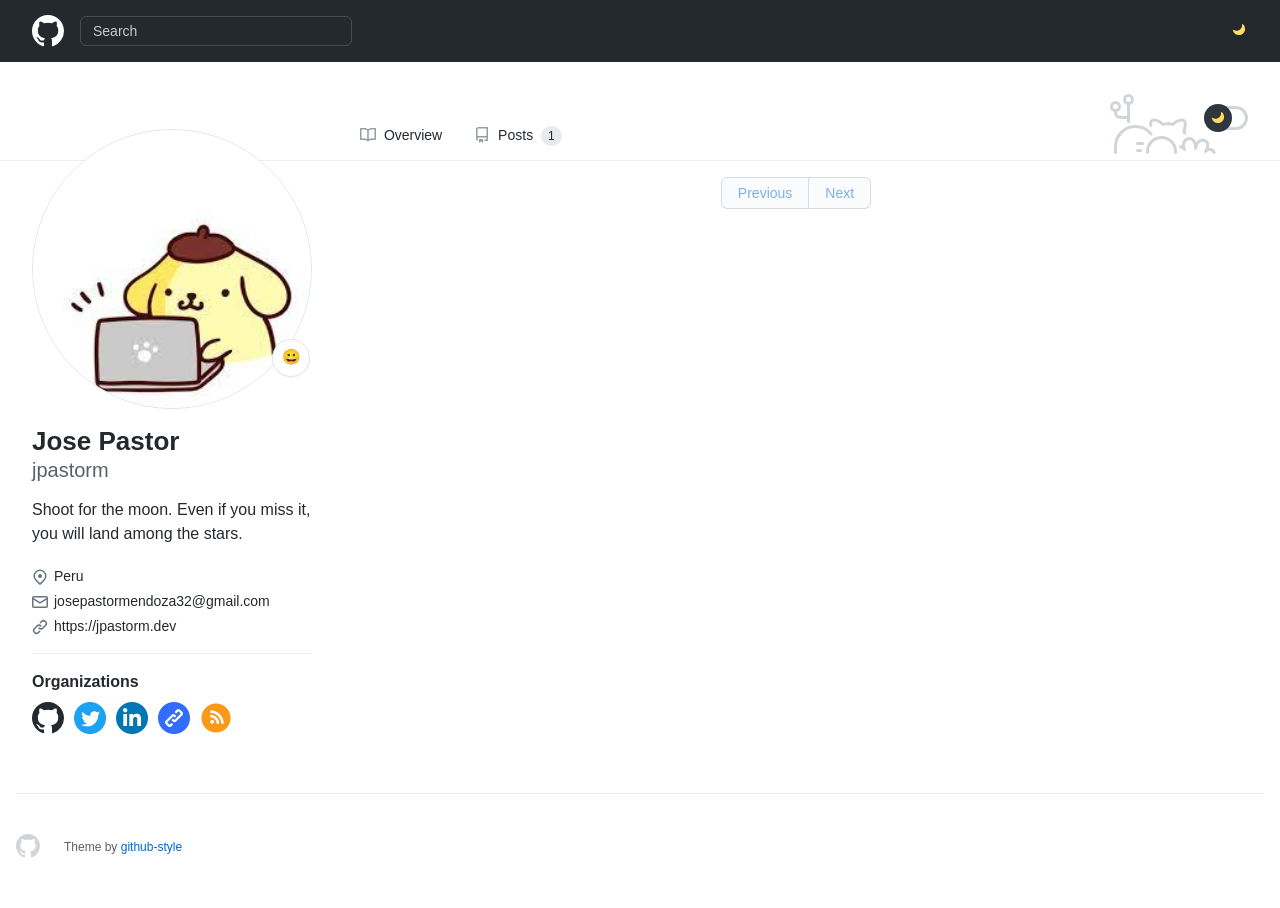
<file: categories/page/1/index.html>
<!DOCTYPE html><html><head><title>https://jpastorm.github.io/categories/</title><link rel="canonical" href="https://jpastorm.github.io/categories/"/><meta name="robots" content="noindex"><meta charset="utf-8" /><meta http-equiv="refresh" content="0; url=https://jpastorm.github.io/categories/" /></head></html>
</file>
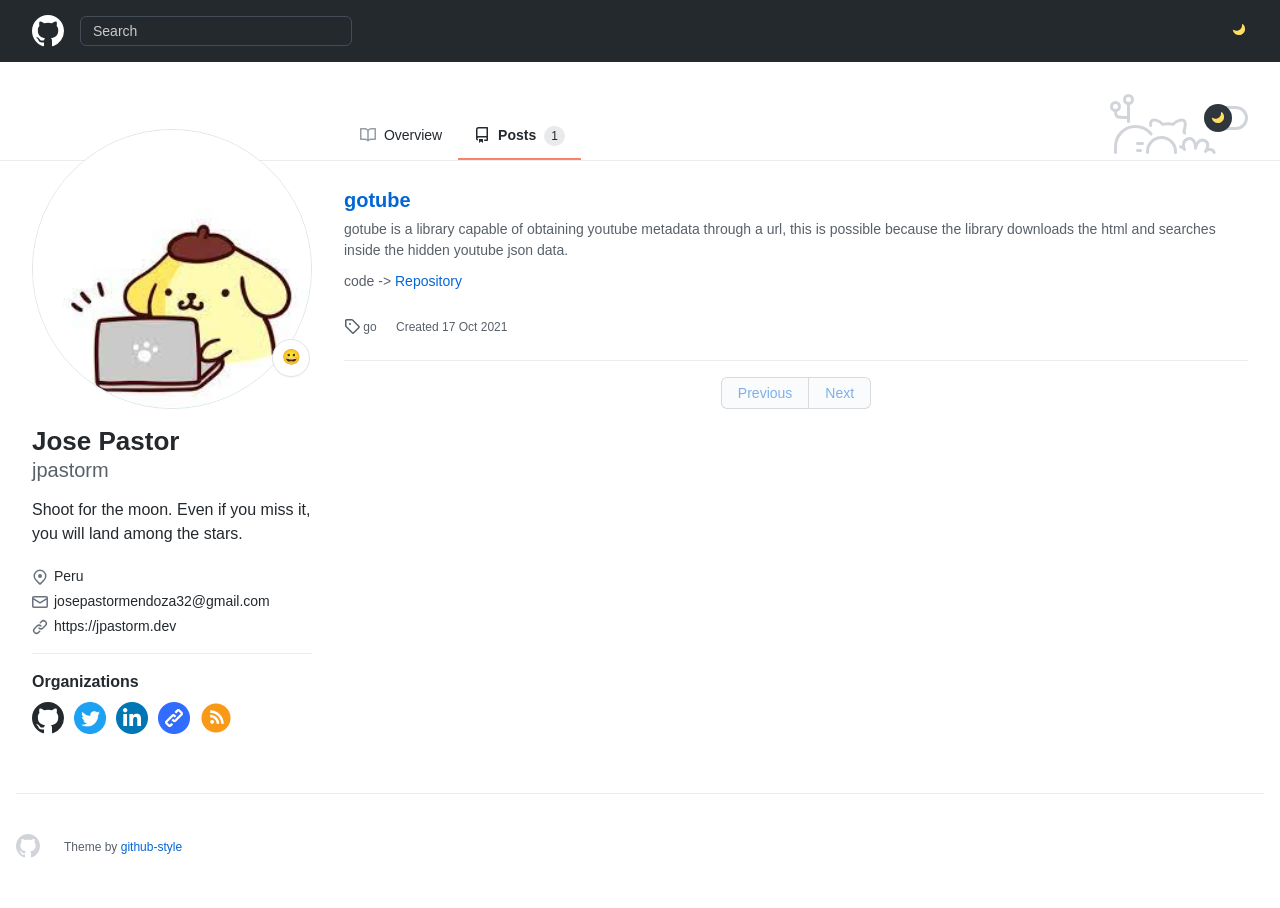
<file: post/page/1/index.html>
<!DOCTYPE html><html><head><title>https://jpastorm.github.io/post/</title><link rel="canonical" href="https://jpastorm.github.io/post/"/><meta name="robots" content="noindex"><meta charset="utf-8" /><meta http-equiv="refresh" content="0; url=https://jpastorm.github.io/post/" /></head></html>
</file>
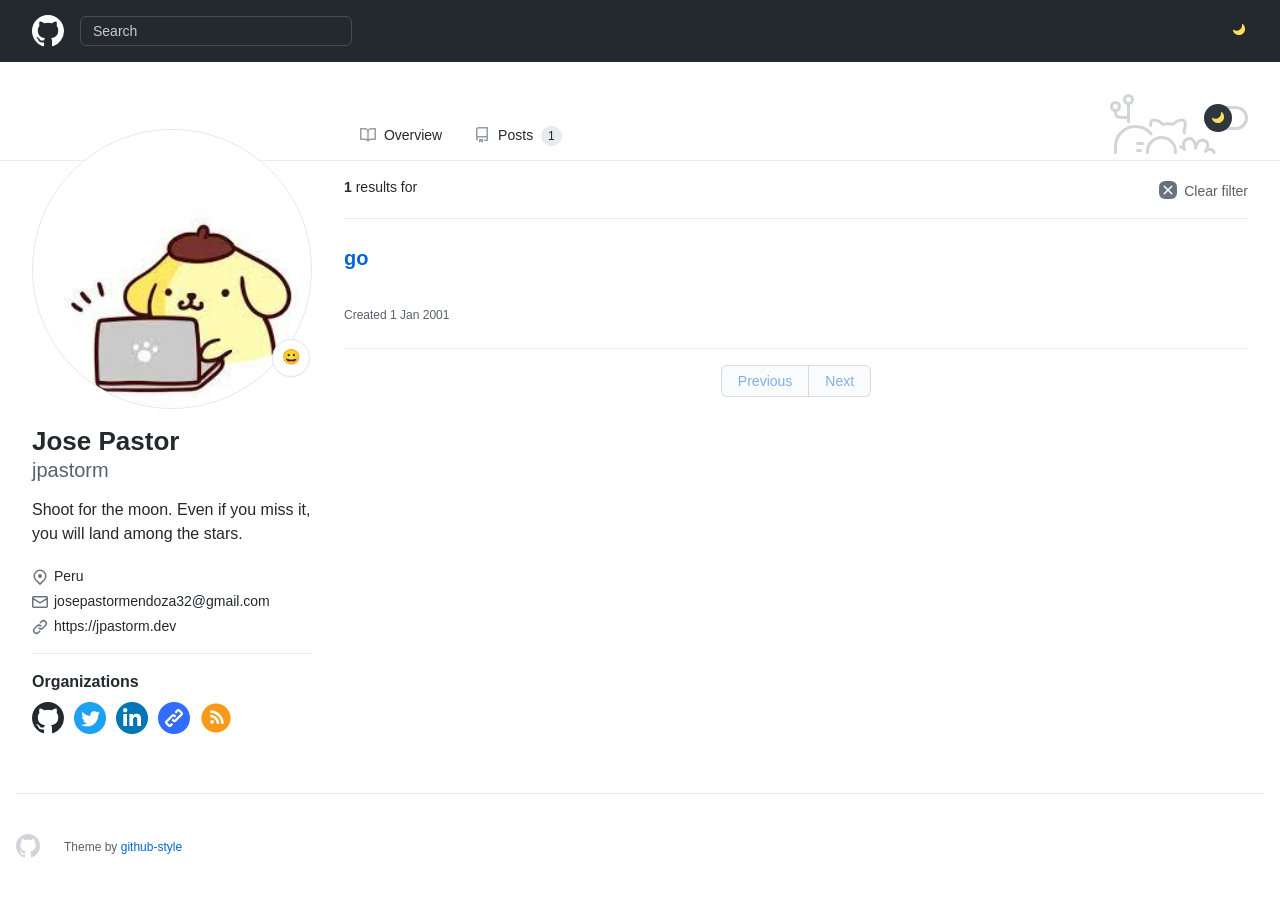
<file: tags/page/1/index.html>
<!DOCTYPE html><html><head><title>https://jpastorm.github.io/tags/</title><link rel="canonical" href="https://jpastorm.github.io/tags/"/><meta name="robots" content="noindex"><meta charset="utf-8" /><meta http-equiv="refresh" content="0; url=https://jpastorm.github.io/tags/" /></head></html>
</file>
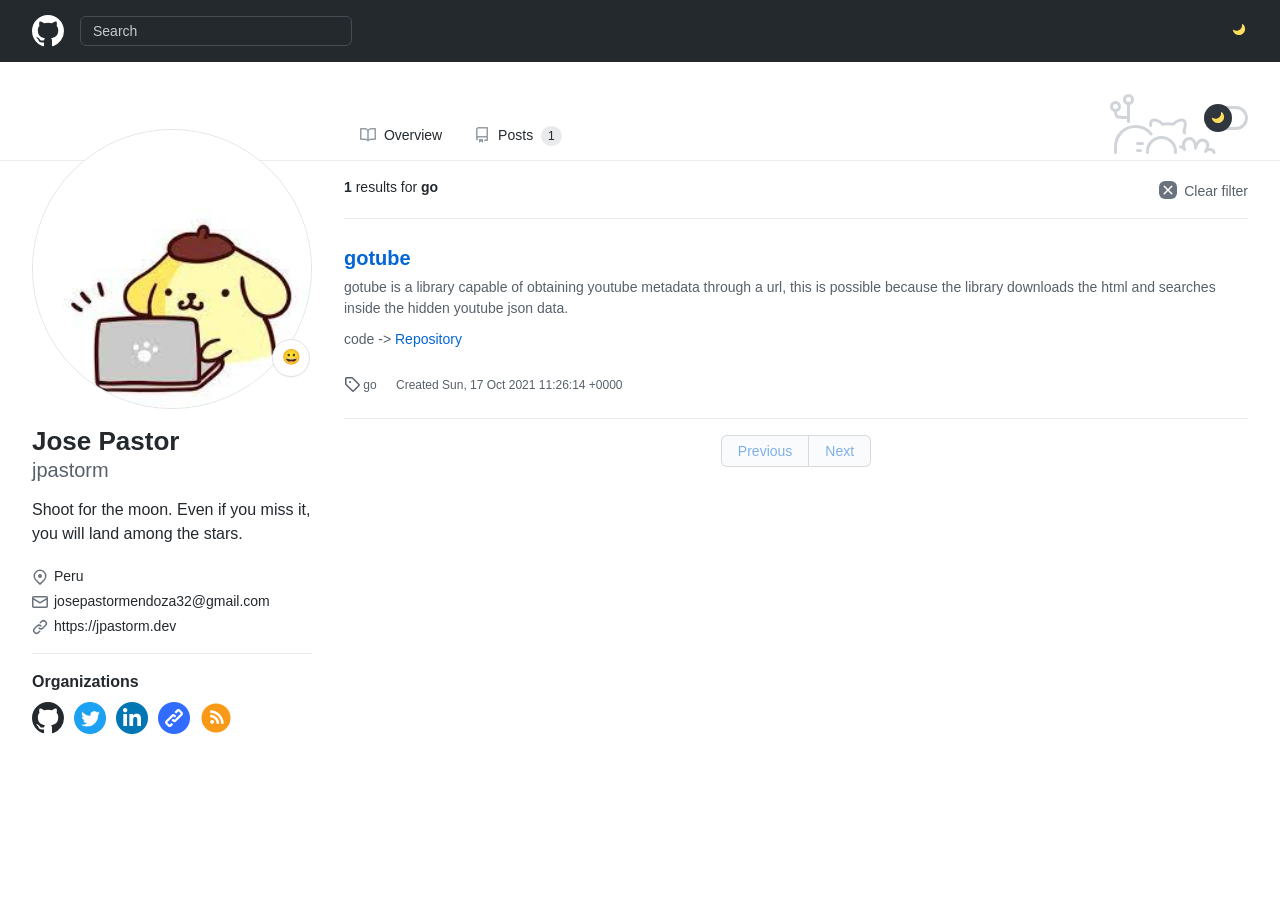
<file: tags/go/page/1/index.html>
<!DOCTYPE html><html><head><title>https://jpastorm.github.io/tags/go/</title><link rel="canonical" href="https://jpastorm.github.io/tags/go/"/><meta name="robots" content="noindex"><meta charset="utf-8" /><meta http-equiv="refresh" content="0; url=https://jpastorm.github.io/tags/go/" /></head></html>
</file>
